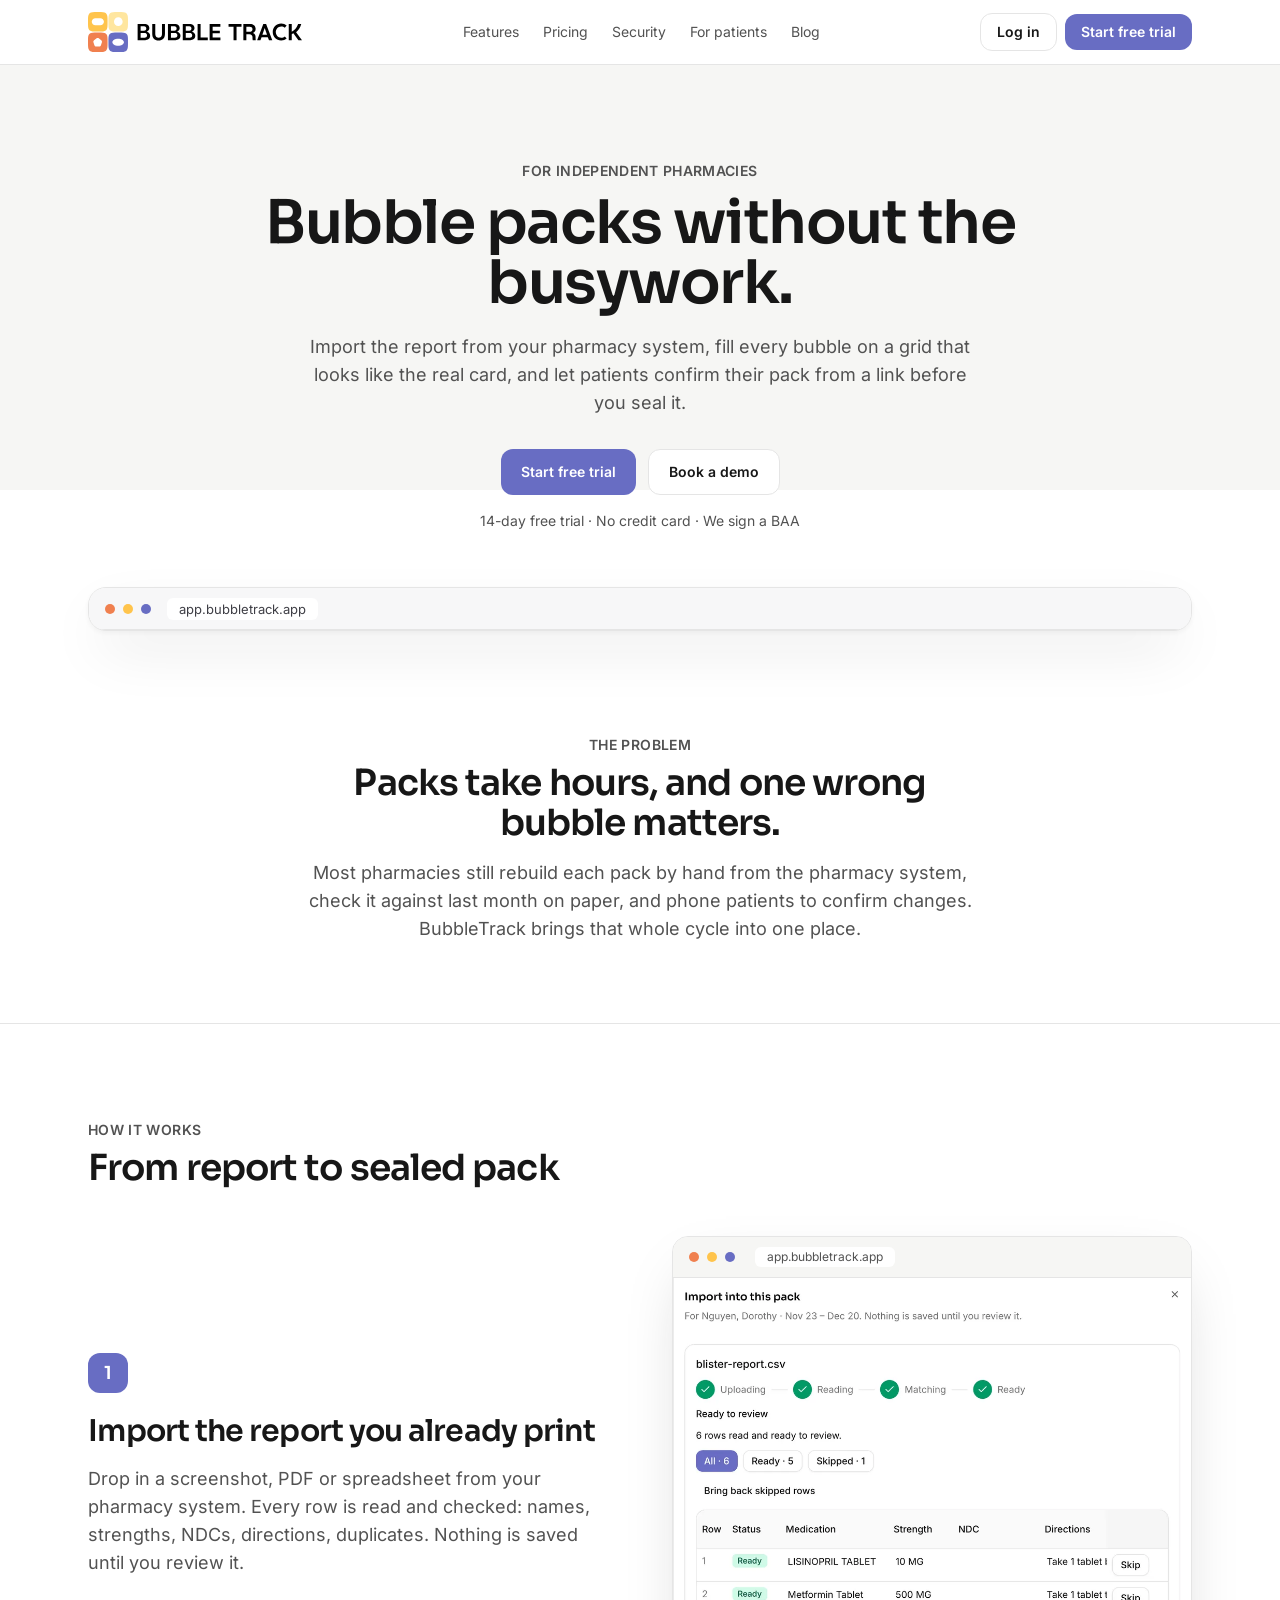
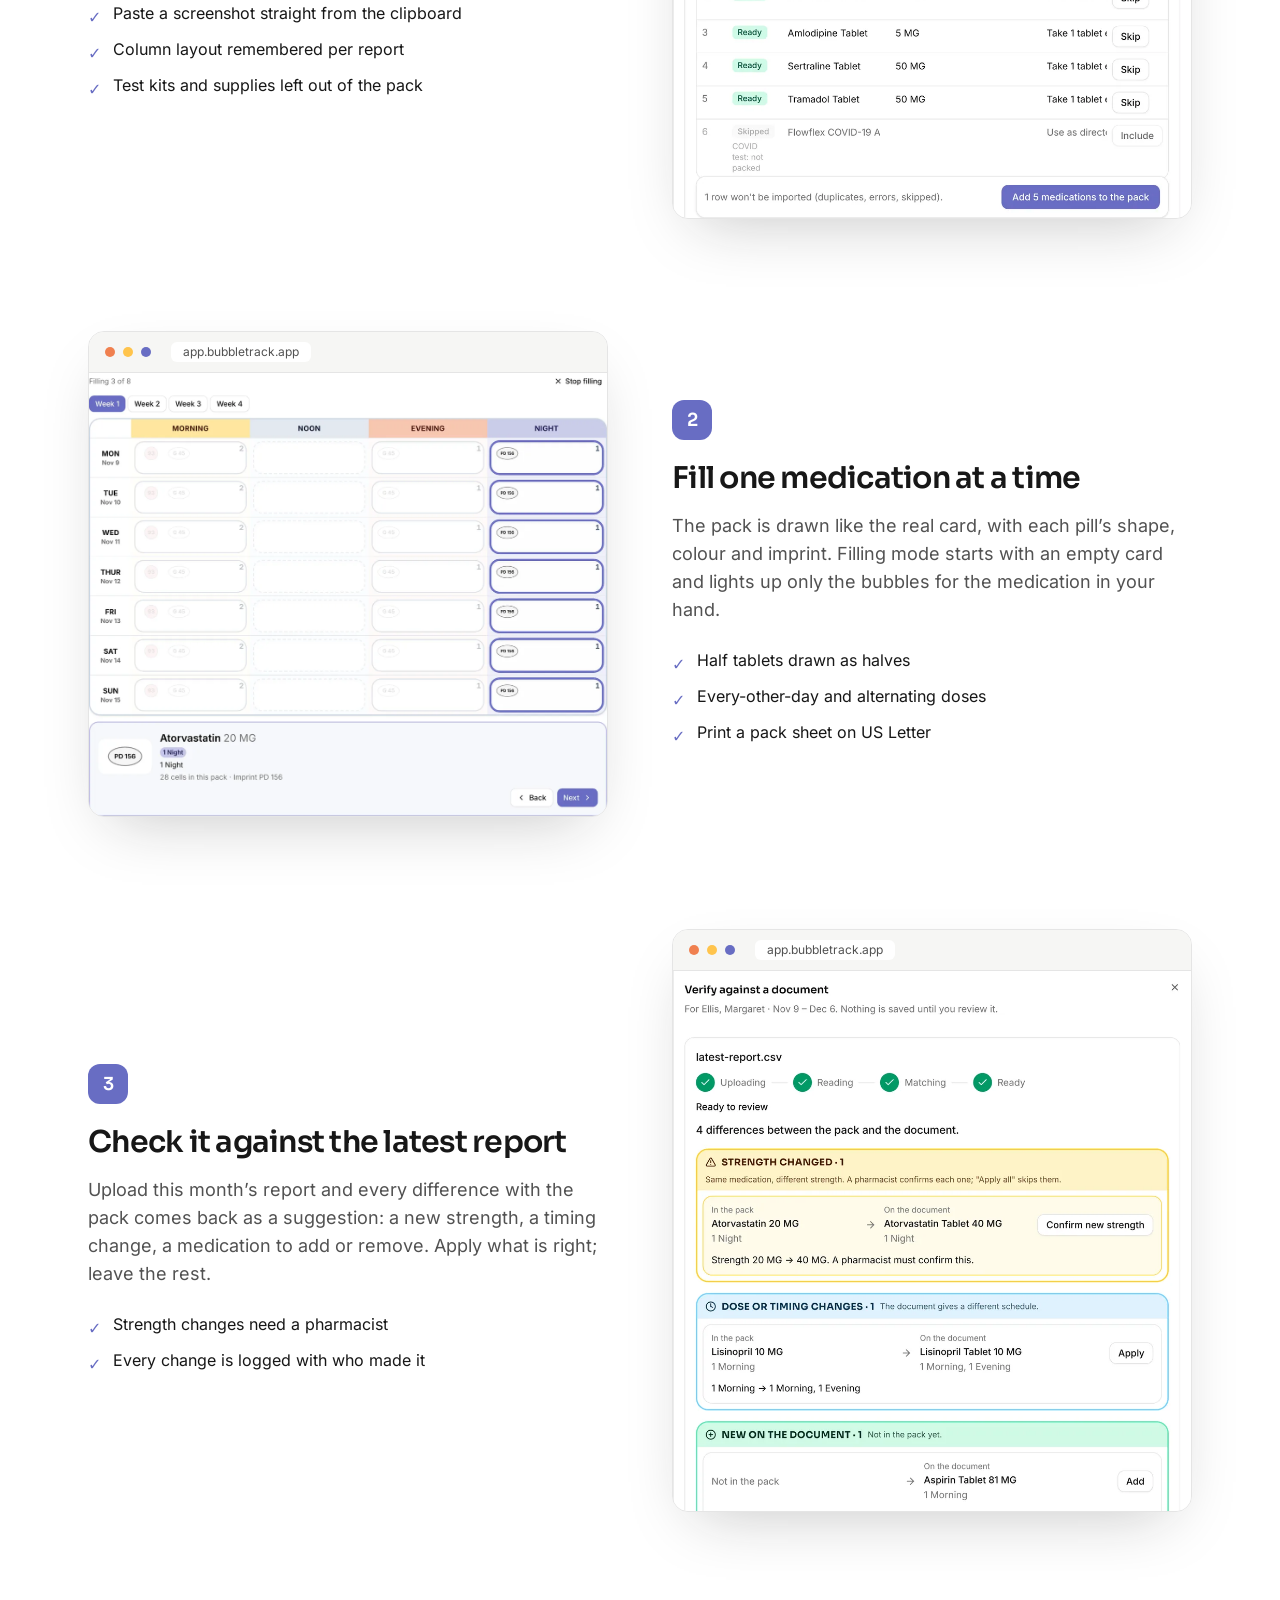
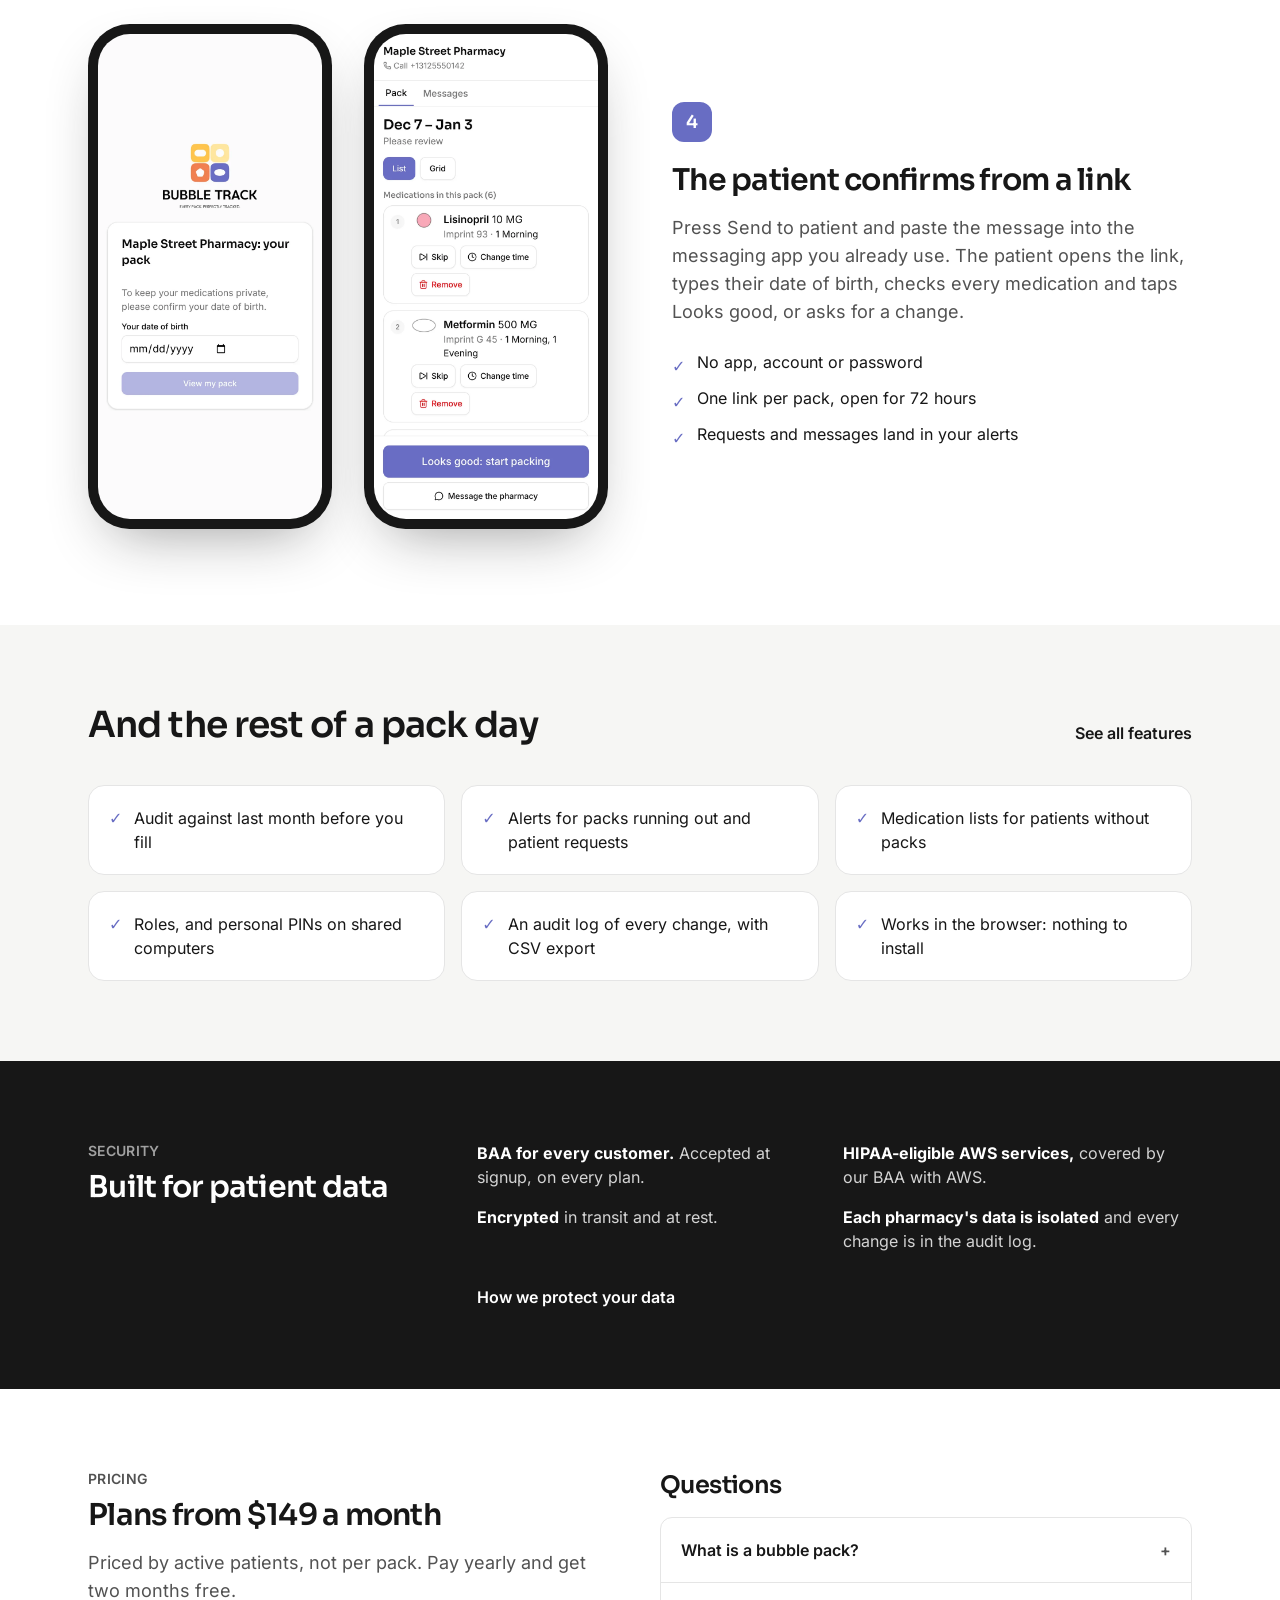
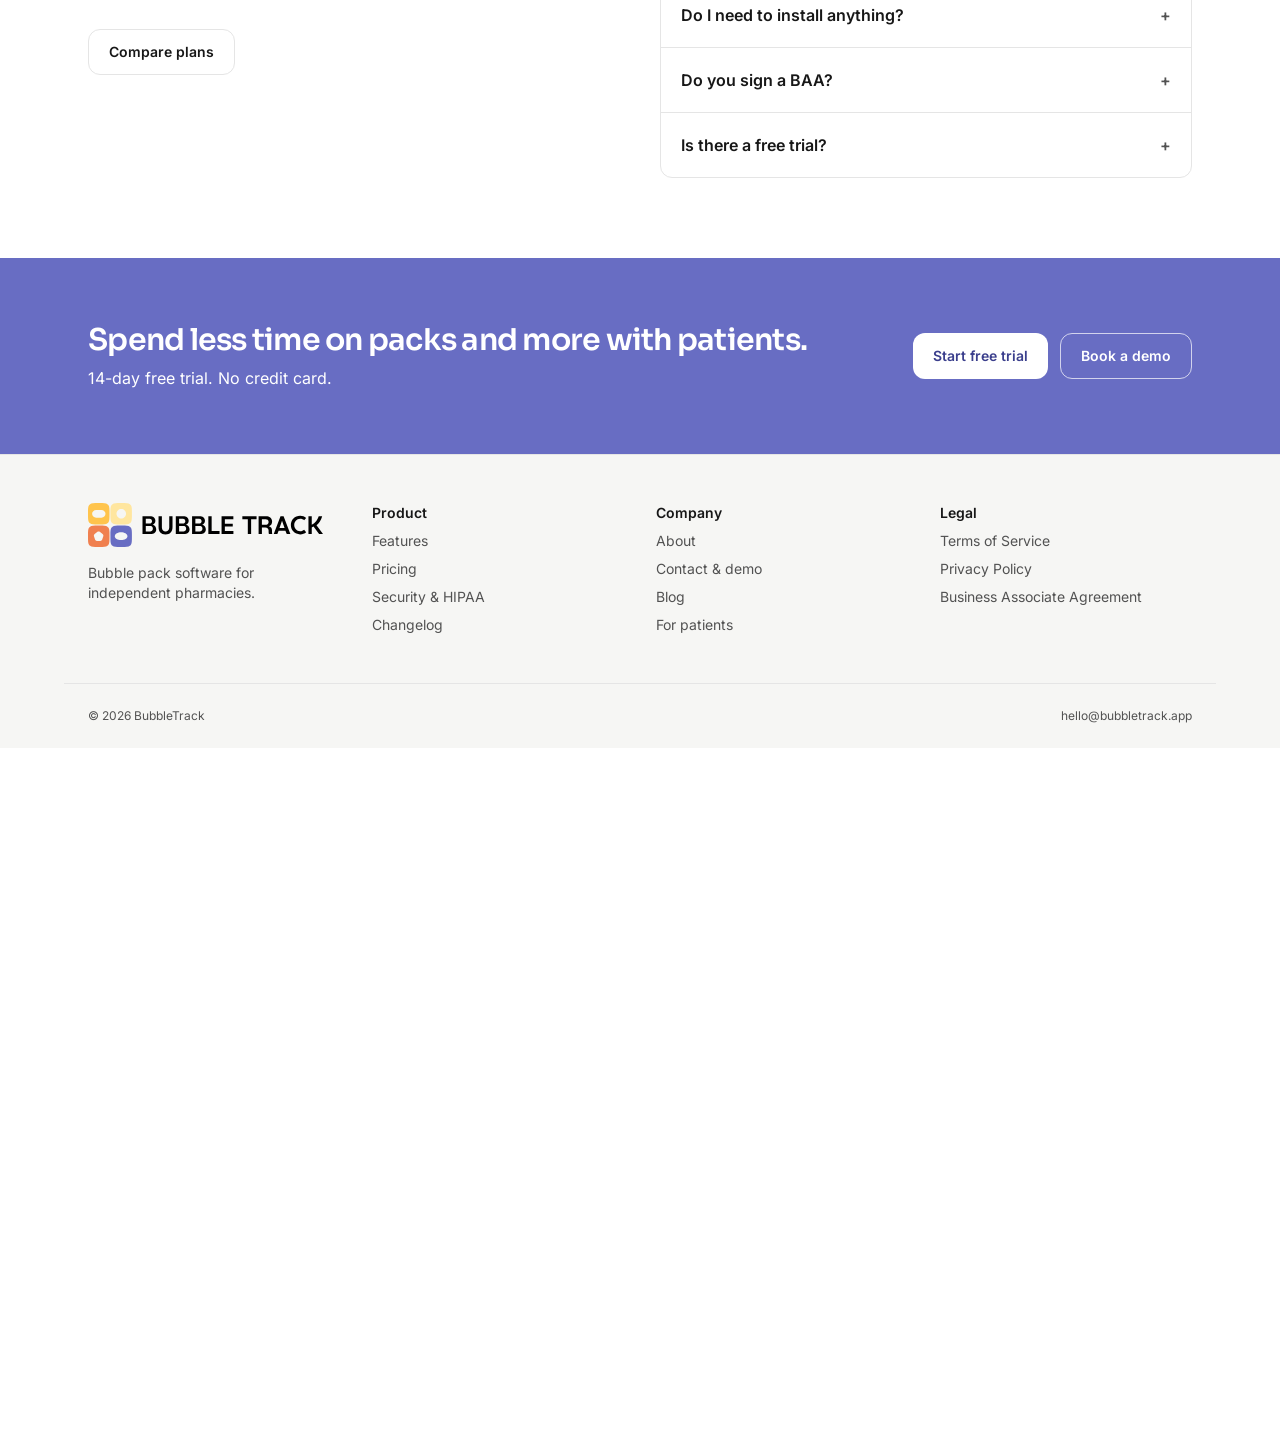
<file: index.html>
<!DOCTYPE html><html lang="en"> <head><meta name="robots" content="noindex"><meta charset="utf-8"><meta name="viewport" content="width=device-width, initial-scale=1"><title>BubbleTrack: bubble pack software for pharmacies</title><meta name="description" content="Bubble pack software for independent pharmacies. Import the report from your pharmacy system, fill on a real blister grid, and let patients confirm their pack from a link."><link rel="canonical" href="https://bubbletrack.app/"><link rel="icon" href="/favicon.png" type="image/png"><link rel="apple-touch-icon" href="/favicon.png"><link rel="sitemap" href="/sitemap-index.xml"><meta property="og:type" content="website"><meta property="og:site_name" content="BubbleTrack"><meta property="og:title" content="BubbleTrack: bubble pack software for pharmacies"><meta property="og:description" content="Bubble pack software for independent pharmacies. Import the report from your pharmacy system, fill on a real blister grid, and let patients confirm their pack from a link."><meta property="og:url" content="https://bubbletrack.app/"><meta property="og:image" content="https://bubbletrack.app/og.jpg"><meta property="og:image:width" content="1200"><meta property="og:image:height" content="630"><meta property="og:image:alt" content="BubbleTrack: a patient's bubble pack on the blister grid"><meta name="twitter:card" content="summary_large_image"><meta name="twitter:image" content="https://bubbletrack.app/og.jpg"><meta name="theme-color" content="#686dc3"><script type="application/ld+json">{"@context":"https://schema.org","@type":"Organization","name":"BubbleTrack","url":"https://bubbletrack.app","email":"hello@bubbletrack.app"}</script><script type="application/ld+json">{"@context":"https://schema.org","@type":"SoftwareApplication","name":"BubbleTrack","applicationCategory":"BusinessApplication","operatingSystem":"Web","url":"https://bubbletrack.app","offers":[{"@type":"Offer","name":"Starter","price":"149.00","priceCurrency":"USD"},{"@type":"Offer","name":"Pro","price":"299.00","priceCurrency":"USD"},{"@type":"Offer","name":"Business","price":"599.00","priceCurrency":"USD"}]}</script><script type="application/ld+json">{"@context":"https://schema.org","@type":"FAQPage","mainEntity":[{"@type":"Question","name":"What is a bubble pack?","acceptedAnswer":{"@type":"Answer","text":"A card of sealed bubbles, one per day and time of day, holding the doses a patient takes then. Pharmacies fill them every week or month to help patients take the right medication at the right time."}},{"@type":"Question","name":"Do I need to install anything?","acceptedAnswer":{"@type":"Answer","text":"No. BubbleTrack runs in the browser on any computer or tablet, and patients open their pack link on any phone."}},{"@type":"Question","name":"Do you sign a BAA?","acceptedAnswer":{"@type":"Answer","text":"Yes. Every pharmacy accepts our Business Associate Agreement when it signs up, on every plan."}},{"@type":"Question","name":"Is there a free trial?","acceptedAnswer":{"@type":"Answer","text":"Yes, 14 days on Pro features, with no credit card. Choose a plan at any time."}}]}</script><link rel="stylesheet" href="/_astro/about.BS0QXqrW.css"></head> <body class="flex min-h-svh flex-col"> <a href="#main" class="sr-only focus:not-sr-only focus:absolute focus:top-2 focus:left-2 focus:rounded focus:bg-white focus:p-2">
Skip to content
</a> <header class="sticky top-0 z-10 border-b border-line bg-white/90 backdrop-blur"> <div class="container-page flex h-16 items-center justify-between gap-4"> <!-- The full horizontal logo: mark and wordmark (founder files, D-131; was on hold in D-95). --><a href="/" class="flex shrink-0 items-center no-underline"> <img src="/brand/logo.svg" alt="BubbleTrack" width="1311" height="245" class="w-auto h-8 lg:h-10"> </a> <nav aria-label="Main" class="hidden items-center gap-6 text-sm md:flex"> <a href="/features" class="no-underline hover:text-ink text-muted"> Features </a><a href="/pricing" class="no-underline hover:text-ink text-muted"> Pricing </a><a href="/security" class="no-underline hover:text-ink text-muted"> Security </a><a href="/patients" class="no-underline hover:text-ink text-muted"> For patients </a><a href="/blog" class="no-underline hover:text-ink text-muted"> Blog </a> </nav> <div class="hidden items-center gap-2 md:flex"> <a href="https://app.bubbletrack.app/login" class="btn-secondary px-4 py-2 no-underline">Log in</a> <a href="https://app.bubbletrack.app/signup" data-signup class="btn-primary px-4 py-2 no-underline">Start free trial</a> </div> <details class="relative md:hidden"> <summary class="btn-secondary list-none px-3 py-2" aria-label="Menu">Menu</summary> <div class="absolute right-0 mt-2 grid w-56 gap-1 rounded-xl border border-line bg-white p-2 shadow-lg"> <a href="/features" class="rounded-lg px-3 py-2 text-sm no-underline hover:bg-soft">Features</a><a href="/pricing" class="rounded-lg px-3 py-2 text-sm no-underline hover:bg-soft">Pricing</a><a href="/security" class="rounded-lg px-3 py-2 text-sm no-underline hover:bg-soft">Security</a><a href="/patients" class="rounded-lg px-3 py-2 text-sm no-underline hover:bg-soft">For patients</a><a href="/blog" class="rounded-lg px-3 py-2 text-sm no-underline hover:bg-soft">Blog</a> <a href="https://app.bubbletrack.app/login" class="rounded-lg px-3 py-2 text-sm no-underline hover:bg-soft">Log in</a> <a href="https://app.bubbletrack.app/signup" data-signup class="btn-primary mt-1 no-underline">Start free trial</a> </div> </details> </div> </header> <main id="main" class="flex-1">  <section class="bg-[linear-gradient(to_bottom,var(--color-soft)_72%,#fff_72%)]"> <div class="container-page pt-16 pb-6 text-center lg:pt-24"> <div class="enter"> <p class="eyebrow">For independent pharmacies</p> <h1 class="mx-auto mt-3 max-w-3xl text-4xl font-semibold sm:text-6xl">Bubble packs without the busywork.</h1> <p class="mx-auto mt-5 max-w-2xl text-lg text-muted">
Import the report from your pharmacy system, fill every bubble on a grid that looks like the real card, and
          let patients confirm their pack from a link before you seal it.
</p> <div class="mt-8 flex flex-wrap justify-center gap-3"> <a href="https://app.bubbletrack.app/signup" data-signup class="btn-primary no-underline">Start free trial</a> <a href="/contact" class="btn-secondary no-underline">Book a demo</a> </div> <p class="mt-4 text-sm text-muted">14-day free trial · No credit card · We sign a BAA</p> </div> <!-- D-144: the pack page, animated (reveals, then its four checks tick to done). --> <div class="enter enter-late mx-auto mt-14 w-full max-w-[1104px] text-left"> <style>astro-island,astro-slot,astro-static-slot{display:contents}</style><script>(()=>{var a=(s,i,o)=>{let r=async()=>{await(await s())()},t=typeof i.value=="object"?i.value:void 0,c={rootMargin:t==null?void 0:t.rootMargin},n=new IntersectionObserver(e=>{for(let l of e)if(l.isIntersecting){n.disconnect(),r();break}},c);for(let e of o.children)n.observe(e)};(self.Astro||(self.Astro={})).visible=a;window.dispatchEvent(new Event("astro:visible"));})();</script><script>(()=>{var A=Object.defineProperty;var g=(i,o,a)=>o in i?A(i,o,{enumerable:!0,configurable:!0,writable:!0,value:a}):i[o]=a;var d=(i,o,a)=>g(i,typeof o!="symbol"?o+"":o,a);{let i={0:t=>m(t),1:t=>a(t),2:t=>new RegExp(t),3:t=>new Date(t),4:t=>new Map(a(t)),5:t=>new Set(a(t)),6:t=>BigInt(t),7:t=>new URL(t),8:t=>new Uint8Array(t),9:t=>new Uint16Array(t),10:t=>new Uint32Array(t),11:t=>1/0*t},o=t=>{let[l,e]=t;return l in i?i[l](e):void 0},a=t=>t.map(o),m=t=>typeof t!="object"||t===null?t:Object.fromEntries(Object.entries(t).map(([l,e])=>[l,o(e)]));class y extends HTMLElement{constructor(){super(...arguments);d(this,"Component");d(this,"hydrator");d(this,"hydrate",async()=>{var b;if(!this.hydrator||!this.isConnected)return;let e=(b=this.parentElement)==null?void 0:b.closest("astro-island[ssr]");if(e){e.addEventListener("astro:hydrate",this.hydrate,{once:!0});return}let c=this.querySelectorAll("astro-slot"),n={},h=this.querySelectorAll("template[data-astro-template]");for(let r of h){let s=r.closest(this.tagName);s!=null&&s.isSameNode(this)&&(n[r.getAttribute("data-astro-template")||"default"]=r.innerHTML,r.remove())}for(let r of c){let s=r.closest(this.tagName);s!=null&&s.isSameNode(this)&&(n[r.getAttribute("name")||"default"]=r.innerHTML)}let p;try{p=this.hasAttribute("props")?m(JSON.parse(this.getAttribute("props"))):{}}catch(r){let s=this.getAttribute("component-url")||"<unknown>",v=this.getAttribute("component-export");throw v&&(s+=` (export ${v})`),console.error(`[hydrate] Error parsing props for component ${s}`,this.getAttribute("props"),r),r}let u;await this.hydrator(this)(this.Component,p,n,{client:this.getAttribute("client")}),this.removeAttribute("ssr"),this.dispatchEvent(new CustomEvent("astro:hydrate"))});d(this,"unmount",()=>{this.isConnected||this.dispatchEvent(new CustomEvent("astro:unmount"))})}disconnectedCallback(){document.removeEventListener("astro:after-swap",this.unmount),document.addEventListener("astro:after-swap",this.unmount,{once:!0})}connectedCallback(){if(!this.hasAttribute("await-children")||document.readyState==="interactive"||document.readyState==="complete")this.childrenConnectedCallback();else{let e=()=>{document.removeEventListener("DOMContentLoaded",e),c.disconnect(),this.childrenConnectedCallback()},c=new MutationObserver(()=>{var n;((n=this.lastChild)==null?void 0:n.nodeType)===Node.COMMENT_NODE&&this.lastChild.nodeValue==="astro:end"&&(this.lastChild.remove(),e())});c.observe(this,{childList:!0}),document.addEventListener("DOMContentLoaded",e)}}async childrenConnectedCallback(){let e=this.getAttribute("before-hydration-url");e&&await import(e),this.start()}async start(){let e=JSON.parse(this.getAttribute("opts")),c=this.getAttribute("client");if(Astro[c]===void 0){window.addEventListener(`astro:${c}`,()=>this.start(),{once:!0});return}try{await Astro[c](async()=>{let n=this.getAttribute("renderer-url"),[h,{default:p}]=await Promise.all([import(this.getAttribute("component-url")),n?import(n):()=>()=>{}]),u=this.getAttribute("component-export")||"default";if(!u.includes("."))this.Component=h[u];else{this.Component=h;for(let f of u.split("."))this.Component=this.Component[f]}return this.hydrator=p,this.hydrate},e,this)}catch(n){console.error(`[astro-island] Error hydrating ${this.getAttribute("component-url")}`,n)}}attributeChangedCallback(){this.hydrate()}}d(y,"observedAttributes",["props"]),customElements.get("astro-island")||customElements.define("astro-island",y)}})();</script><astro-island uid="2oxACD" prefix="r1" component-url="/_astro/website-hero.C9ePRoit.js" component-export="default" renderer-url="/_astro/client.C5RI7xnT.js" props="{}" ssr client="visible" opts="{&quot;name&quot;:&quot;WebsiteHero&quot;,&quot;value&quot;:true}" await-children><figure class="bt-app-preview m-0 w-full overflow-hidden rounded-[18px] border border-border bg-card font-sans shadow-[0_24px_60px_-12px_rgba(16,17,24,0.14),0_2px_6px_rgba(16,17,24,0.05)]" role="img" aria-label="BubbleTrack app: a bubble pack with its medications by time of day and its four checks completing"><div class="flex h-[42px] items-center gap-4 border-b border-border bg-[#f7f7f8] px-4"><div class="flex items-center gap-2"><span class="size-[10px] rounded-full" style="background:#F0804F"></span><span class="size-[10px] rounded-full" style="background:#FFC44C"></span><span class="size-[10px] rounded-full" style="background:#686DC3"></span></div><div class="rounded-[6px] bg-card px-3 py-[3px] text-[13px] leading-4 text-[#3f3f46]">app.bubbletrack.app</div></div><div class="relative w-full overflow-hidden bg-page" style="height:0"></div></figure><!--astro:end--></astro-island> </div> <noscript> <style>
          [data-reveal] .rv,
          [data-reveal] .ck-done {
            opacity: 1 !important;
          }
        </style> </noscript> </div> </section> <section class="container-page py-16 lg:py-20"> <div class="mx-auto max-w-2xl text-center"> <p class="eyebrow">The problem</p> <h2 class="mt-2 text-3xl font-semibold sm:text-4xl">Packs take hours, and one wrong bubble matters.</h2> <p class="mt-4 text-lg text-muted">
Most pharmacies still rebuild each pack by hand from the pharmacy system, check it against last month on
        paper, and phone patients to confirm changes. BubbleTrack brings that whole cycle into one place.
</p> </div> </section> <section class="border-t border-line" aria-labelledby="how"> <div class="container-page py-16 lg:py-24"> <p class="eyebrow">How it works</p> <h2 id="how" class="mt-2 text-3xl font-semibold sm:text-4xl">From report to sealed pack</h2> <ol class="mt-12 grid gap-20 lg:gap-28"> <li class="grid items-center gap-10 lg:grid-cols-2 lg:gap-16"> <div> <span class="flex size-10 items-center justify-center rounded-xl bg-brand font-heading text-lg font-semibold text-white"> 1 </span> <h3 class="mt-5 text-2xl font-semibold sm:text-3xl">Import the report you already print</h3> <p class="mt-4 text-lg text-muted">Drop in a screenshot, PDF or spreadsheet from your pharmacy system. Every row is read and checked: names, strengths, NDCs, directions, duplicates. Nothing is saved until you review it.</p> <ul class="mt-6 grid gap-2"> <li class="flex gap-3"> <span aria-hidden="true" class="mt-1 text-brand">✓</span> Paste a screenshot straight from the clipboard </li><li class="flex gap-3"> <span aria-hidden="true" class="mt-1 text-brand">✓</span> Column layout remembered per report </li><li class="flex gap-3"> <span aria-hidden="true" class="mt-1 text-brand">✓</span> Test kits and supplies left out of the pack </li> </ul> </div> <!-- A real screenshot of the app (synthetic data) in a browser frame. --><figure class="overflow-hidden rounded-2xl border border-line bg-white shadow-[0_24px_60px_-24px_rgb(23_23_23/0.25)]"> <div class="flex items-center gap-2 border-b border-line bg-soft px-4 py-2.5" aria-hidden="true"> <span class="size-2.5 rounded-full bg-coral"></span> <span class="size-2.5 rounded-full bg-amber"></span> <span class="size-2.5 rounded-full bg-brand"></span> <span class="ml-3 truncate rounded-md bg-white px-3 py-0.5 text-xs text-muted">app.bubbletrack.app</span> </div> <img src="/screens/import-review.webp" alt="Import review: six rows from a blister report, five ready and a COVID test skipped" width="1000" height="1042" class="block h-auto w-full" loading="lazy" fetchpriority="auto" decoding="async"> </figure> </li><li class="grid items-center gap-10 lg:grid-cols-2 lg:gap-16"> <div class="lg:order-2"> <span class="flex size-10 items-center justify-center rounded-xl bg-brand font-heading text-lg font-semibold text-white"> 2 </span> <h3 class="mt-5 text-2xl font-semibold sm:text-3xl">Fill one medication at a time</h3> <p class="mt-4 text-lg text-muted">The pack is drawn like the real card, with each pill’s shape, colour and imprint. Filling mode starts with an empty card and lights up only the bubbles for the medication in your hand.</p> <ul class="mt-6 grid gap-2"> <li class="flex gap-3"> <span aria-hidden="true" class="mt-1 text-brand">✓</span> Half tablets drawn as halves </li><li class="flex gap-3"> <span aria-hidden="true" class="mt-1 text-brand">✓</span> Every-other-day and alternating doses </li><li class="flex gap-3"> <span aria-hidden="true" class="mt-1 text-brand">✓</span> Print a pack sheet on US Letter </li> </ul> </div> <!-- A real screenshot of the app (synthetic data) in a browser frame. --><figure class="overflow-hidden rounded-2xl border border-line bg-white shadow-[0_24px_60px_-24px_rgb(23_23_23/0.25)]"> <div class="flex items-center gap-2 border-b border-line bg-soft px-4 py-2.5" aria-hidden="true"> <span class="size-2.5 rounded-full bg-coral"></span> <span class="size-2.5 rounded-full bg-amber"></span> <span class="size-2.5 rounded-full bg-brand"></span> <span class="ml-3 truncate rounded-md bg-white px-3 py-0.5 text-xs text-muted">app.bubbletrack.app</span> </div> <img src="/screens/filling.webp" alt="Filling mode: the night bubbles for Atorvastatin 20 MG highlighted, the rest dimmed" width="1200" height="1027" class="block h-auto w-full" loading="lazy" fetchpriority="auto" decoding="async"> </figure> </li><li class="grid items-center gap-10 lg:grid-cols-2 lg:gap-16"> <div> <span class="flex size-10 items-center justify-center rounded-xl bg-brand font-heading text-lg font-semibold text-white"> 3 </span> <h3 class="mt-5 text-2xl font-semibold sm:text-3xl">Check it against the latest report</h3> <p class="mt-4 text-lg text-muted">Upload this month’s report and every difference with the pack comes back as a suggestion: a new strength, a timing change, a medication to add or remove. Apply what is right; leave the rest.</p> <ul class="mt-6 grid gap-2"> <li class="flex gap-3"> <span aria-hidden="true" class="mt-1 text-brand">✓</span> Strength changes need a pharmacist </li><li class="flex gap-3"> <span aria-hidden="true" class="mt-1 text-brand">✓</span> Every change is logged with who made it </li> </ul> </div> <!-- A real screenshot of the app (synthetic data) in a browser frame. --><figure class="overflow-hidden rounded-2xl border border-line bg-white shadow-[0_24px_60px_-24px_rgb(23_23_23/0.25)]"> <div class="flex items-center gap-2 border-b border-line bg-soft px-4 py-2.5" aria-hidden="true"> <span class="size-2.5 rounded-full bg-coral"></span> <span class="size-2.5 rounded-full bg-amber"></span> <span class="size-2.5 rounded-full bg-brand"></span> <span class="ml-3 truncate rounded-md bg-white px-3 py-0.5 text-xs text-muted">app.bubbletrack.app</span> </div> <img src="/screens/verify.webp" alt="Verify against a document: a strength change, a timing change and a new medication found" width="1000" height="1042" class="block h-auto w-full" loading="lazy" fetchpriority="auto" decoding="async"> </figure> </li> <li class="grid items-center gap-10 lg:grid-cols-2 lg:gap-16"> <div class="lg:order-2"> <span class="flex size-10 items-center justify-center rounded-xl bg-brand font-heading text-lg font-semibold text-white">
4
</span> <h3 class="mt-5 text-2xl font-semibold sm:text-3xl">The patient confirms from a link</h3> <p class="mt-4 text-lg text-muted">
Press Send to patient and paste the message into the messaging app you already use. The patient opens
              the link, types their date of birth, checks every medication and taps Looks good, or asks for a change.
</p> <ul class="mt-6 grid gap-2"> <li class="flex gap-3"><span aria-hidden="true" class="mt-1 text-brand">✓</span>No app, account or password</li> <li class="flex gap-3"><span aria-hidden="true" class="mt-1 text-brand">✓</span>One link per pack, open for 72 hours</li> <li class="flex gap-3"><span aria-hidden="true" class="mt-1 text-brand">✓</span>Requests and messages land in your alerts</li> </ul> </div> <div class="grid grid-cols-2 gap-4 sm:gap-8"> <!-- A real screenshot of the patient's pack link (synthetic data) in a phone frame. --><figure class="mx-auto w-full max-w-[17rem] rounded-[2.6rem] bg-ink p-2.5 shadow-[0_24px_60px_-24px_rgb(23_23_23/0.45)]"> <img src="/screens/patient-dob.webp" alt="The pack link on a phone, asking for the patient's date of birth" width="780" height="1688" class="block h-auto w-full rounded-[2rem] bg-white" loading="lazy" decoding="async"> </figure> <!-- A real screenshot of the patient's pack link (synthetic data) in a phone frame. --><figure class="mx-auto w-full max-w-[17rem] rounded-[2.6rem] bg-ink p-2.5 shadow-[0_24px_60px_-24px_rgb(23_23_23/0.45)]"> <img src="/screens/patient-pack.webp" alt="The patient's pack on a phone: each medication with Skip, Change time and Remove, and a Looks good button" width="780" height="1688" class="block h-auto w-full rounded-[2rem] bg-white" loading="lazy" decoding="async"> </figure> </div> </li> </ol> </div> </section> <section class="bg-soft" aria-labelledby="more"> <div class="container-page py-16 lg:py-20"> <div class="flex flex-wrap items-end justify-between gap-4"> <h2 id="more" class="text-3xl font-semibold sm:text-4xl">And the rest of a pack day</h2> <a href="/features" class="font-semibold">See all features</a> </div> <ul class="mt-10 grid gap-4 sm:grid-cols-2 lg:grid-cols-3"> <li class="flex gap-3 rounded-2xl border border-line bg-white p-5"> <span aria-hidden="true" class="text-brand">✓</span> Audit against last month before you fill </li><li class="flex gap-3 rounded-2xl border border-line bg-white p-5"> <span aria-hidden="true" class="text-brand">✓</span> Alerts for packs running out and patient requests </li><li class="flex gap-3 rounded-2xl border border-line bg-white p-5"> <span aria-hidden="true" class="text-brand">✓</span> Medication lists for patients without packs </li><li class="flex gap-3 rounded-2xl border border-line bg-white p-5"> <span aria-hidden="true" class="text-brand">✓</span> Roles, and personal PINs on shared computers </li><li class="flex gap-3 rounded-2xl border border-line bg-white p-5"> <span aria-hidden="true" class="text-brand">✓</span> An audit log of every change, with CSV export </li><li class="flex gap-3 rounded-2xl border border-line bg-white p-5"> <span aria-hidden="true" class="text-brand">✓</span> Works in the browser: nothing to install </li> </ul> </div> </section> <section class="bg-ink text-white"> <div class="container-page grid gap-8 py-16 md:grid-cols-[1fr_2fr] lg:py-20"> <div> <p class="text-sm font-semibold tracking-wide text-neutral-400 uppercase">Security</p> <h2 class="mt-2 text-3xl font-semibold text-white">Built for patient data</h2> </div> <ul class="grid gap-4 text-neutral-300 sm:grid-cols-2"> <li><strong class="text-white">BAA for every customer.</strong> Accepted at signup, on every plan.</li> <li><strong class="text-white">HIPAA-eligible AWS services,</strong> covered by our BAA with AWS.</li> <li><strong class="text-white">Encrypted</strong> in transit and at rest.</li> <li><strong class="text-white">Each pharmacy's data is isolated</strong> and every change is in the audit log.</li> </ul> <a href="/security" class="font-semibold text-white md:col-start-2">How we protect your data</a> </div> </section> <section class="container-page py-16 lg:py-20"> <div class="grid gap-10 lg:grid-cols-2"> <div> <p class="eyebrow">Pricing</p> <h2 class="mt-2 text-3xl font-semibold">Plans from $149 a month</h2> <p class="mt-4 text-lg text-muted">
Priced by active patients, not per pack. Pay yearly and get two months free.
</p> <a href="/pricing" class="btn-secondary mt-6 no-underline">Compare plans</a> </div> <div> <h2 class="mb-4 text-2xl font-semibold">Questions</h2> <div class="divide-y divide-line rounded-xl border border-line"> <details class="group p-5"> <summary class="flex cursor-pointer list-none items-center justify-between gap-4 font-semibold"> What is a bubble pack? <span class="text-muted transition-transform group-open:rotate-45" aria-hidden="true">
+
</span> </summary> <p class="mt-3 text-muted">A card of sealed bubbles, one per day and time of day, holding the doses a patient takes then. Pharmacies fill them every week or month to help patients take the right medication at the right time.</p> </details><details class="group p-5"> <summary class="flex cursor-pointer list-none items-center justify-between gap-4 font-semibold"> Do I need to install anything? <span class="text-muted transition-transform group-open:rotate-45" aria-hidden="true">
+
</span> </summary> <p class="mt-3 text-muted">No. BubbleTrack runs in the browser on any computer or tablet, and patients open their pack link on any phone.</p> </details><details class="group p-5"> <summary class="flex cursor-pointer list-none items-center justify-between gap-4 font-semibold"> Do you sign a BAA? <span class="text-muted transition-transform group-open:rotate-45" aria-hidden="true">
+
</span> </summary> <p class="mt-3 text-muted">Yes. Every pharmacy accepts our Business Associate Agreement when it signs up, on every plan.</p> </details><details class="group p-5"> <summary class="flex cursor-pointer list-none items-center justify-between gap-4 font-semibold"> Is there a free trial? <span class="text-muted transition-transform group-open:rotate-45" aria-hidden="true">
+
</span> </summary> <p class="mt-3 text-muted">Yes, 14 days on Pro features, with no credit card. Choose a plan at any time.</p> </details> </div> </div> </div> </section> <section class="bg-brand py-16 text-white"> <div class="container-page flex flex-col items-start justify-between gap-6 md:flex-row md:items-center"> <div> <h2 class="text-2xl font-semibold text-white sm:text-3xl">Spend less time on packs and more with patients.</h2> <p class="mt-2 text-white">14-day free trial. No credit card.</p> </div> <div class="flex flex-wrap gap-3"> <a href="https://app.bubbletrack.app/signup" data-signup class="btn bg-white text-brand-ink no-underline hover:bg-brand-tint">
Start free trial
</a> <a href="/contact" class="btn border border-white/70 text-white no-underline hover:bg-brand-dark">
Book a demo
</a> </div> </div> </section>  </main> <footer class="border-t border-line bg-soft"> <div class="container-page grid gap-8 py-12 text-sm sm:grid-cols-2 lg:grid-cols-4"> <div class="grid content-start gap-4"> <!-- The full horizontal logo: mark and wordmark (founder files, D-131; was on hold in D-95). --><a href="/" class="flex shrink-0 items-center no-underline"> <img src="/brand/logo.svg" alt="BubbleTrack" width="1311" height="245" class="w-auto h-11"> </a> <p class="text-muted">Bubble pack software for independent pharmacies.</p> </div> <nav aria-label="Product" class="grid content-start gap-2"> <p class="font-semibold">Product</p> <a href="/features" class="text-muted no-underline hover:text-ink">Features</a> <a href="/pricing" class="text-muted no-underline hover:text-ink">Pricing</a> <a href="/security" class="text-muted no-underline hover:text-ink">Security &amp; HIPAA</a> <a href="/changelog" class="text-muted no-underline hover:text-ink">Changelog</a> </nav> <nav aria-label="Company" class="grid content-start gap-2"> <p class="font-semibold">Company</p> <a href="/about" class="text-muted no-underline hover:text-ink">About</a> <a href="/contact" class="text-muted no-underline hover:text-ink">Contact &amp; demo</a> <a href="/blog" class="text-muted no-underline hover:text-ink">Blog</a> <a href="/patients" class="text-muted no-underline hover:text-ink">For patients</a> </nav> <nav aria-label="Legal" class="grid content-start gap-2"> <p class="font-semibold">Legal</p> <a href="/legal/terms" class="text-muted no-underline hover:text-ink">Terms of Service</a> <a href="/legal/privacy" class="text-muted no-underline hover:text-ink">Privacy Policy</a> <a href="/legal/baa" class="text-muted no-underline hover:text-ink">Business Associate Agreement</a> </nav> </div> <div class="container-page flex flex-wrap justify-between gap-2 border-t border-line py-6 text-xs text-muted"> <p>© 2026 BubbleTrack</p> <p> <a href="mailto:hello@bubbletrack.app" class="no-underline hover:text-ink">hello@bubbletrack.app</a> </p> </div> </footer> <script type="module">const r=new URLSearchParams(location.search),n=[...r.entries()].filter(([e])=>e.startsWith("utm_"));try{if(!sessionStorage.getItem("bt-utm")){const e=t=>"utm"+t[4].toUpperCase()+t.slice(5),s={landingPage:location.pathname.slice(0,300)};for(const[t,a]of n)["utm_source","utm_medium","utm_campaign"].includes(t)&&(s[e(t)]=a.slice(0,100));sessionStorage.setItem("bt-utm",JSON.stringify(s))}}catch{}n.length&&document.querySelectorAll("a[data-signup]").forEach(e=>{const s=new URL(e.href);n.forEach(([t,a])=>s.searchParams.set(t,a)),e.href=s.toString()});</script> </body> </html>
</file>
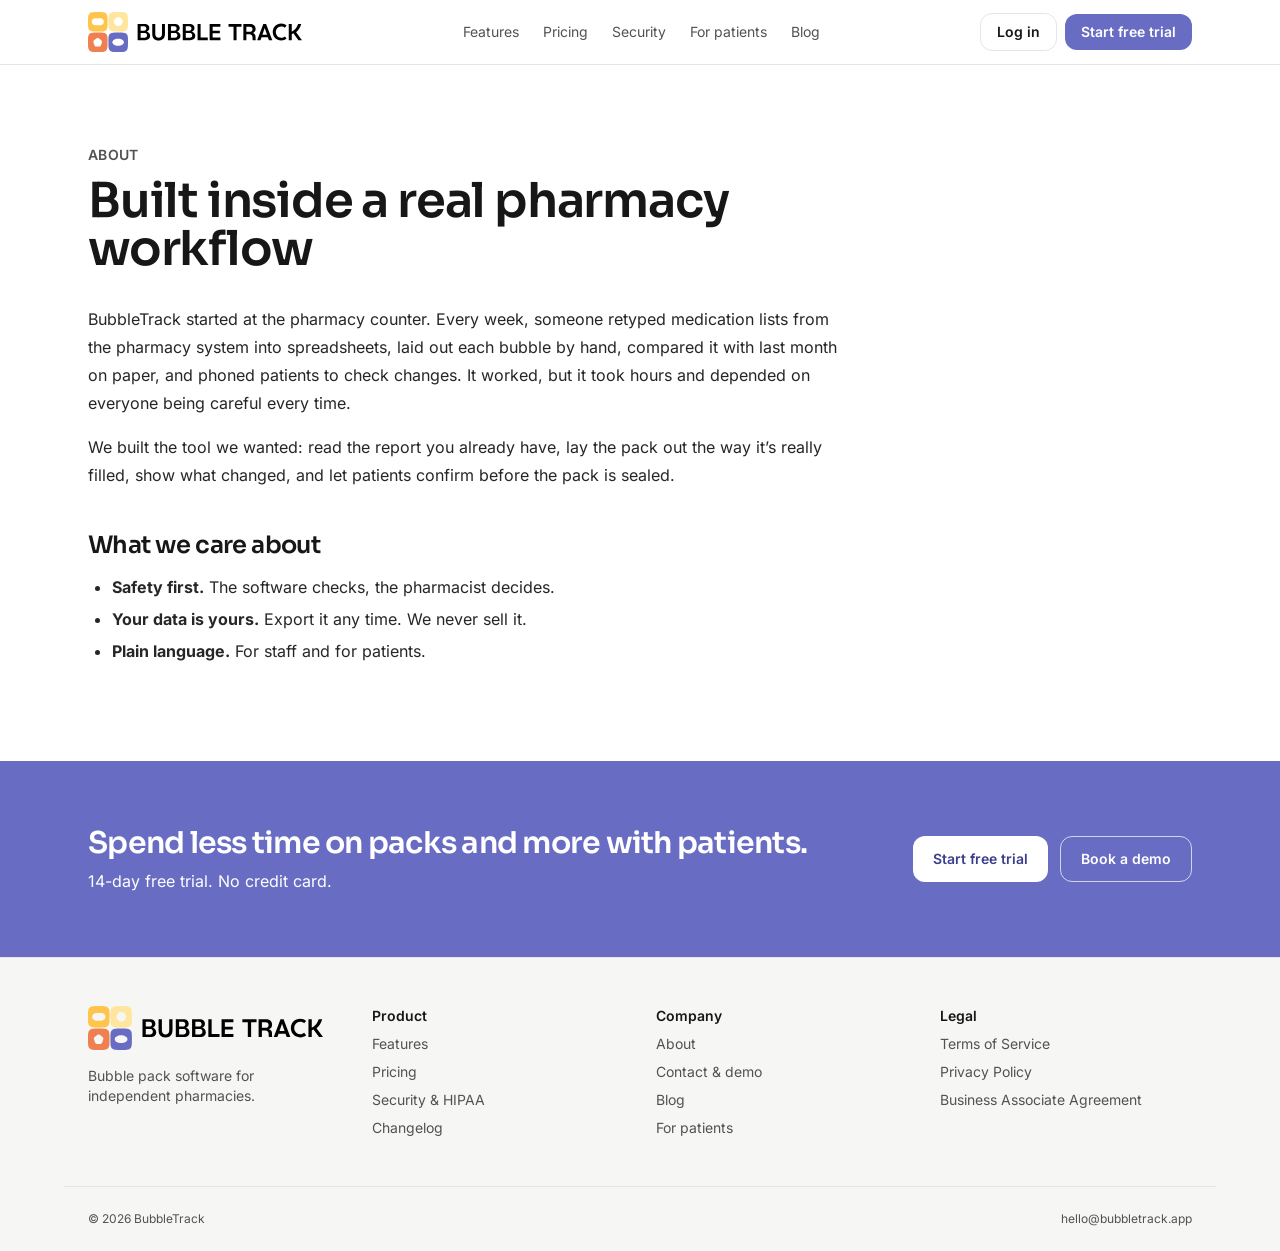
<file: about/index.html>
<!DOCTYPE html><html lang="en"> <head><meta name="robots" content="noindex"><meta charset="utf-8"><meta name="viewport" content="width=device-width, initial-scale=1"><title>About · BubbleTrack</title><meta name="description" content="Why we built BubbleTrack: bubble packs deserve software as careful as the pharmacists who fill them."><link rel="canonical" href="https://bubbletrack.app/about/"><link rel="icon" href="/favicon.png" type="image/png"><link rel="apple-touch-icon" href="/favicon.png"><link rel="sitemap" href="/sitemap-index.xml"><meta property="og:type" content="website"><meta property="og:site_name" content="BubbleTrack"><meta property="og:title" content="About · BubbleTrack"><meta property="og:description" content="Why we built BubbleTrack: bubble packs deserve software as careful as the pharmacists who fill them."><meta property="og:url" content="https://bubbletrack.app/about/"><meta property="og:image" content="https://bubbletrack.app/og.jpg"><meta property="og:image:width" content="1200"><meta property="og:image:height" content="630"><meta property="og:image:alt" content="BubbleTrack: a patient's bubble pack on the blister grid"><meta name="twitter:card" content="summary_large_image"><meta name="twitter:image" content="https://bubbletrack.app/og.jpg"><meta name="theme-color" content="#686dc3"><script type="application/ld+json">{"@context":"https://schema.org","@type":"Organization","name":"BubbleTrack","url":"https://bubbletrack.app","email":"hello@bubbletrack.app"}</script><link rel="stylesheet" href="/_astro/about.BS0QXqrW.css"></head> <body class="flex min-h-svh flex-col"> <a href="#main" class="sr-only focus:not-sr-only focus:absolute focus:top-2 focus:left-2 focus:rounded focus:bg-white focus:p-2">
Skip to content
</a> <header class="sticky top-0 z-10 border-b border-line bg-white/90 backdrop-blur"> <div class="container-page flex h-16 items-center justify-between gap-4"> <!-- The full horizontal logo: mark and wordmark (founder files, D-131; was on hold in D-95). --><a href="/" class="flex shrink-0 items-center no-underline"> <img src="/brand/logo.svg" alt="BubbleTrack" width="1311" height="245" class="w-auto h-8 lg:h-10"> </a> <nav aria-label="Main" class="hidden items-center gap-6 text-sm md:flex"> <a href="/features" class="no-underline hover:text-ink text-muted"> Features </a><a href="/pricing" class="no-underline hover:text-ink text-muted"> Pricing </a><a href="/security" class="no-underline hover:text-ink text-muted"> Security </a><a href="/patients" class="no-underline hover:text-ink text-muted"> For patients </a><a href="/blog" class="no-underline hover:text-ink text-muted"> Blog </a> </nav> <div class="hidden items-center gap-2 md:flex"> <a href="https://app.bubbletrack.app/login" class="btn-secondary px-4 py-2 no-underline">Log in</a> <a href="https://app.bubbletrack.app/signup" data-signup class="btn-primary px-4 py-2 no-underline">Start free trial</a> </div> <details class="relative md:hidden"> <summary class="btn-secondary list-none px-3 py-2" aria-label="Menu">Menu</summary> <div class="absolute right-0 mt-2 grid w-56 gap-1 rounded-xl border border-line bg-white p-2 shadow-lg"> <a href="/features" class="rounded-lg px-3 py-2 text-sm no-underline hover:bg-soft">Features</a><a href="/pricing" class="rounded-lg px-3 py-2 text-sm no-underline hover:bg-soft">Pricing</a><a href="/security" class="rounded-lg px-3 py-2 text-sm no-underline hover:bg-soft">Security</a><a href="/patients" class="rounded-lg px-3 py-2 text-sm no-underline hover:bg-soft">For patients</a><a href="/blog" class="rounded-lg px-3 py-2 text-sm no-underline hover:bg-soft">Blog</a> <a href="https://app.bubbletrack.app/login" class="rounded-lg px-3 py-2 text-sm no-underline hover:bg-soft">Log in</a> <a href="https://app.bubbletrack.app/signup" data-signup class="btn-primary mt-1 no-underline">Start free trial</a> </div> </details> </div> </header> <main id="main" class="flex-1">  <section class="container-page py-16 lg:py-20"> <p class="eyebrow">About</p> <h1 class="mt-3 max-w-3xl text-4xl font-semibold sm:text-5xl">Built inside a real pharmacy workflow</h1> <div class="prose-page mt-8"> <p> BubbleTrack started at the pharmacy counter. Every week, someone retyped medication lists from the pharmacy
        system into spreadsheets, laid out each bubble by hand, compared it with last month on paper, and phoned
        patients to check changes. It worked, but it took hours and depended on everyone being careful every time.
</p> <p>
We built the tool we wanted: read the report you already have, lay the pack out the way it’s really filled,
        show what changed, and let patients confirm before the pack is sealed.
</p> <h2>What we care about</h2> <ul> <li><strong>Safety first.</strong> The software checks, the pharmacist decides.</li> <li><strong>Your data is yours.</strong> Export it any time. We never sell it.</li> <li><strong>Plain language.</strong> For staff and for patients.</li> </ul> </div> </section> <section class="bg-brand py-16 text-white"> <div class="container-page flex flex-col items-start justify-between gap-6 md:flex-row md:items-center"> <div> <h2 class="text-2xl font-semibold text-white sm:text-3xl">Spend less time on packs and more with patients.</h2> <p class="mt-2 text-white">14-day free trial. No credit card.</p> </div> <div class="flex flex-wrap gap-3"> <a href="https://app.bubbletrack.app/signup" data-signup class="btn bg-white text-brand-ink no-underline hover:bg-brand-tint">
Start free trial
</a> <a href="/contact" class="btn border border-white/70 text-white no-underline hover:bg-brand-dark">
Book a demo
</a> </div> </div> </section>  </main> <footer class="border-t border-line bg-soft"> <div class="container-page grid gap-8 py-12 text-sm sm:grid-cols-2 lg:grid-cols-4"> <div class="grid content-start gap-4"> <!-- The full horizontal logo: mark and wordmark (founder files, D-131; was on hold in D-95). --><a href="/" class="flex shrink-0 items-center no-underline"> <img src="/brand/logo.svg" alt="BubbleTrack" width="1311" height="245" class="w-auto h-11"> </a> <p class="text-muted">Bubble pack software for independent pharmacies.</p> </div> <nav aria-label="Product" class="grid content-start gap-2"> <p class="font-semibold">Product</p> <a href="/features" class="text-muted no-underline hover:text-ink">Features</a> <a href="/pricing" class="text-muted no-underline hover:text-ink">Pricing</a> <a href="/security" class="text-muted no-underline hover:text-ink">Security &amp; HIPAA</a> <a href="/changelog" class="text-muted no-underline hover:text-ink">Changelog</a> </nav> <nav aria-label="Company" class="grid content-start gap-2"> <p class="font-semibold">Company</p> <a href="/about" class="text-muted no-underline hover:text-ink">About</a> <a href="/contact" class="text-muted no-underline hover:text-ink">Contact &amp; demo</a> <a href="/blog" class="text-muted no-underline hover:text-ink">Blog</a> <a href="/patients" class="text-muted no-underline hover:text-ink">For patients</a> </nav> <nav aria-label="Legal" class="grid content-start gap-2"> <p class="font-semibold">Legal</p> <a href="/legal/terms" class="text-muted no-underline hover:text-ink">Terms of Service</a> <a href="/legal/privacy" class="text-muted no-underline hover:text-ink">Privacy Policy</a> <a href="/legal/baa" class="text-muted no-underline hover:text-ink">Business Associate Agreement</a> </nav> </div> <div class="container-page flex flex-wrap justify-between gap-2 border-t border-line py-6 text-xs text-muted"> <p>© 2026 BubbleTrack</p> <p> <a href="mailto:hello@bubbletrack.app" class="no-underline hover:text-ink">hello@bubbletrack.app</a> </p> </div> </footer> <script type="module">const r=new URLSearchParams(location.search),n=[...r.entries()].filter(([e])=>e.startsWith("utm_"));try{if(!sessionStorage.getItem("bt-utm")){const e=t=>"utm"+t[4].toUpperCase()+t.slice(5),s={landingPage:location.pathname.slice(0,300)};for(const[t,a]of n)["utm_source","utm_medium","utm_campaign"].includes(t)&&(s[e(t)]=a.slice(0,100));sessionStorage.setItem("bt-utm",JSON.stringify(s))}}catch{}n.length&&document.querySelectorAll("a[data-signup]").forEach(e=>{const s=new URL(e.href);n.forEach(([t,a])=>s.searchParams.set(t,a)),e.href=s.toString()});</script> </body> </html>
</file>
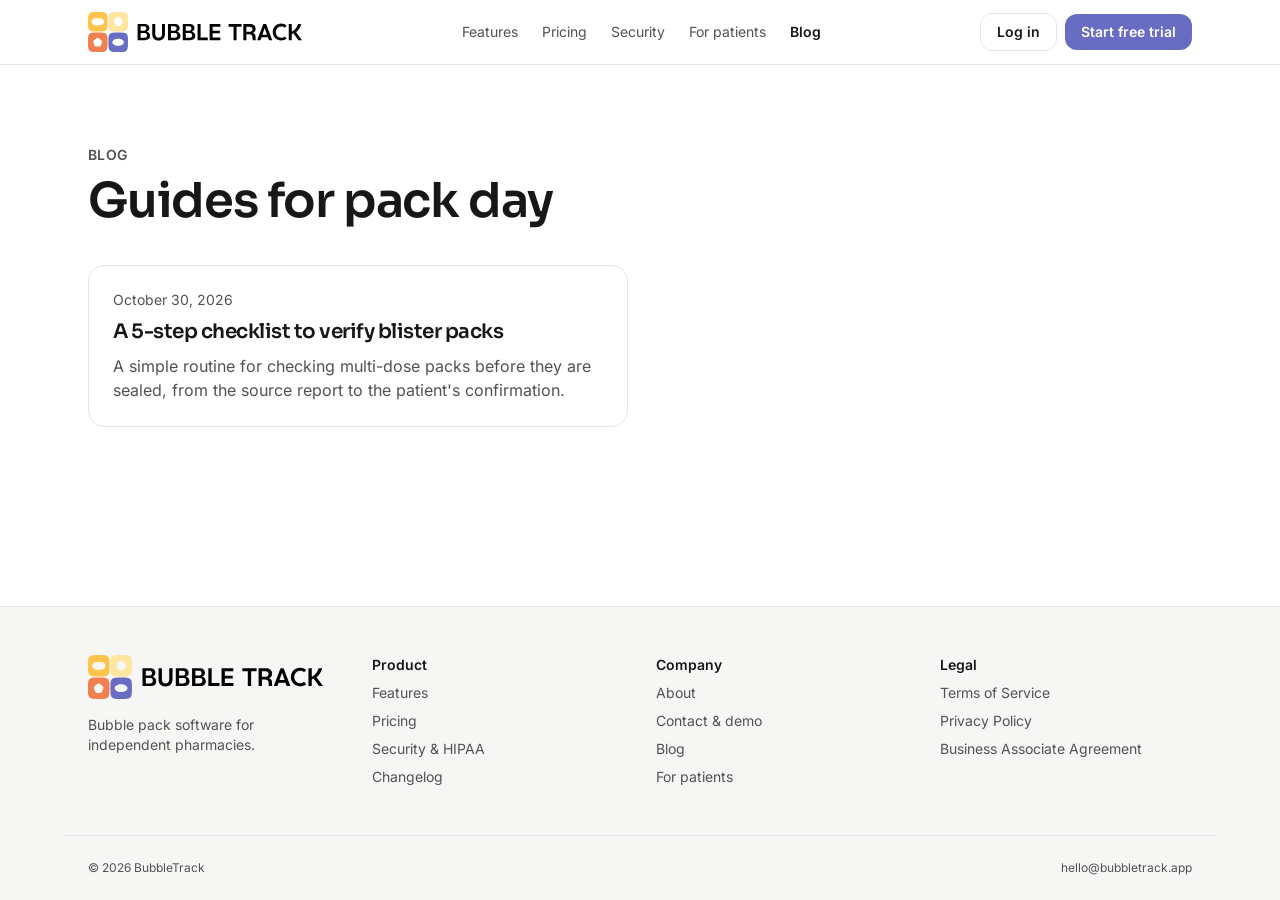
<file: blog/index.html>
<!DOCTYPE html><html lang="en"> <head><meta name="robots" content="noindex"><meta charset="utf-8"><meta name="viewport" content="width=device-width, initial-scale=1"><title>Blog · BubbleTrack</title><meta name="description" content="Practical guides on bubble packs, med sync and running an efficient pharmacy."><link rel="canonical" href="https://bubbletrack.app/blog/"><link rel="icon" href="/favicon.png" type="image/png"><link rel="apple-touch-icon" href="/favicon.png"><link rel="sitemap" href="/sitemap-index.xml"><meta property="og:type" content="website"><meta property="og:site_name" content="BubbleTrack"><meta property="og:title" content="Blog · BubbleTrack"><meta property="og:description" content="Practical guides on bubble packs, med sync and running an efficient pharmacy."><meta property="og:url" content="https://bubbletrack.app/blog/"><meta property="og:image" content="https://bubbletrack.app/og.jpg"><meta property="og:image:width" content="1200"><meta property="og:image:height" content="630"><meta property="og:image:alt" content="BubbleTrack: a patient's bubble pack on the blister grid"><meta name="twitter:card" content="summary_large_image"><meta name="twitter:image" content="https://bubbletrack.app/og.jpg"><meta name="theme-color" content="#686dc3"><script type="application/ld+json">{"@context":"https://schema.org","@type":"Organization","name":"BubbleTrack","url":"https://bubbletrack.app","email":"hello@bubbletrack.app"}</script><link rel="stylesheet" href="/_astro/about.BS0QXqrW.css"></head> <body class="flex min-h-svh flex-col"> <a href="#main" class="sr-only focus:not-sr-only focus:absolute focus:top-2 focus:left-2 focus:rounded focus:bg-white focus:p-2">
Skip to content
</a> <header class="sticky top-0 z-10 border-b border-line bg-white/90 backdrop-blur"> <div class="container-page flex h-16 items-center justify-between gap-4"> <!-- The full horizontal logo: mark and wordmark (founder files, D-131; was on hold in D-95). --><a href="/" class="flex shrink-0 items-center no-underline"> <img src="/brand/logo.svg" alt="BubbleTrack" width="1311" height="245" class="w-auto h-8 lg:h-10"> </a> <nav aria-label="Main" class="hidden items-center gap-6 text-sm md:flex"> <a href="/features" class="no-underline hover:text-ink text-muted"> Features </a><a href="/pricing" class="no-underline hover:text-ink text-muted"> Pricing </a><a href="/security" class="no-underline hover:text-ink text-muted"> Security </a><a href="/patients" class="no-underline hover:text-ink text-muted"> For patients </a><a href="/blog" class="no-underline hover:text-ink font-semibold text-ink" aria-current="page"> Blog </a> </nav> <div class="hidden items-center gap-2 md:flex"> <a href="https://app.bubbletrack.app/login" class="btn-secondary px-4 py-2 no-underline">Log in</a> <a href="https://app.bubbletrack.app/signup" data-signup class="btn-primary px-4 py-2 no-underline">Start free trial</a> </div> <details class="relative md:hidden"> <summary class="btn-secondary list-none px-3 py-2" aria-label="Menu">Menu</summary> <div class="absolute right-0 mt-2 grid w-56 gap-1 rounded-xl border border-line bg-white p-2 shadow-lg"> <a href="/features" class="rounded-lg px-3 py-2 text-sm no-underline hover:bg-soft">Features</a><a href="/pricing" class="rounded-lg px-3 py-2 text-sm no-underline hover:bg-soft">Pricing</a><a href="/security" class="rounded-lg px-3 py-2 text-sm no-underline hover:bg-soft">Security</a><a href="/patients" class="rounded-lg px-3 py-2 text-sm no-underline hover:bg-soft">For patients</a><a href="/blog" class="rounded-lg px-3 py-2 text-sm no-underline hover:bg-soft">Blog</a> <a href="https://app.bubbletrack.app/login" class="rounded-lg px-3 py-2 text-sm no-underline hover:bg-soft">Log in</a> <a href="https://app.bubbletrack.app/signup" data-signup class="btn-primary mt-1 no-underline">Start free trial</a> </div> </details> </div> </header> <main id="main" class="flex-1">  <section class="container-page py-16 lg:py-20"> <p class="eyebrow">Blog</p> <h1 class="mt-3 text-4xl font-semibold sm:text-5xl">Guides for pack day</h1> <ul class="mt-10 grid gap-6 md:grid-cols-2"> <li class="rounded-2xl border border-line p-6"> <p class="text-sm text-muted">October 30, 2026</p> <h2 class="mt-2 text-xl font-semibold"> <a href="/blog/verify-blister-packs-checklist" class="no-underline hover:underline"> A 5-step checklist to verify blister packs </a> </h2> <p class="mt-2 text-muted">A simple routine for checking multi-dose packs before they are sealed, from the source report to the patient&#39;s confirmation.</p> </li> </ul> </section>  </main> <footer class="border-t border-line bg-soft"> <div class="container-page grid gap-8 py-12 text-sm sm:grid-cols-2 lg:grid-cols-4"> <div class="grid content-start gap-4"> <!-- The full horizontal logo: mark and wordmark (founder files, D-131; was on hold in D-95). --><a href="/" class="flex shrink-0 items-center no-underline"> <img src="/brand/logo.svg" alt="BubbleTrack" width="1311" height="245" class="w-auto h-11"> </a> <p class="text-muted">Bubble pack software for independent pharmacies.</p> </div> <nav aria-label="Product" class="grid content-start gap-2"> <p class="font-semibold">Product</p> <a href="/features" class="text-muted no-underline hover:text-ink">Features</a> <a href="/pricing" class="text-muted no-underline hover:text-ink">Pricing</a> <a href="/security" class="text-muted no-underline hover:text-ink">Security &amp; HIPAA</a> <a href="/changelog" class="text-muted no-underline hover:text-ink">Changelog</a> </nav> <nav aria-label="Company" class="grid content-start gap-2"> <p class="font-semibold">Company</p> <a href="/about" class="text-muted no-underline hover:text-ink">About</a> <a href="/contact" class="text-muted no-underline hover:text-ink">Contact &amp; demo</a> <a href="/blog" class="text-muted no-underline hover:text-ink">Blog</a> <a href="/patients" class="text-muted no-underline hover:text-ink">For patients</a> </nav> <nav aria-label="Legal" class="grid content-start gap-2"> <p class="font-semibold">Legal</p> <a href="/legal/terms" class="text-muted no-underline hover:text-ink">Terms of Service</a> <a href="/legal/privacy" class="text-muted no-underline hover:text-ink">Privacy Policy</a> <a href="/legal/baa" class="text-muted no-underline hover:text-ink">Business Associate Agreement</a> </nav> </div> <div class="container-page flex flex-wrap justify-between gap-2 border-t border-line py-6 text-xs text-muted"> <p>© 2026 BubbleTrack</p> <p> <a href="mailto:hello@bubbletrack.app" class="no-underline hover:text-ink">hello@bubbletrack.app</a> </p> </div> </footer> <script type="module">const r=new URLSearchParams(location.search),n=[...r.entries()].filter(([e])=>e.startsWith("utm_"));try{if(!sessionStorage.getItem("bt-utm")){const e=t=>"utm"+t[4].toUpperCase()+t.slice(5),s={landingPage:location.pathname.slice(0,300)};for(const[t,a]of n)["utm_source","utm_medium","utm_campaign"].includes(t)&&(s[e(t)]=a.slice(0,100));sessionStorage.setItem("bt-utm",JSON.stringify(s))}}catch{}n.length&&document.querySelectorAll("a[data-signup]").forEach(e=>{const s=new URL(e.href);n.forEach(([t,a])=>s.searchParams.set(t,a)),e.href=s.toString()});</script> </body> </html>
</file>
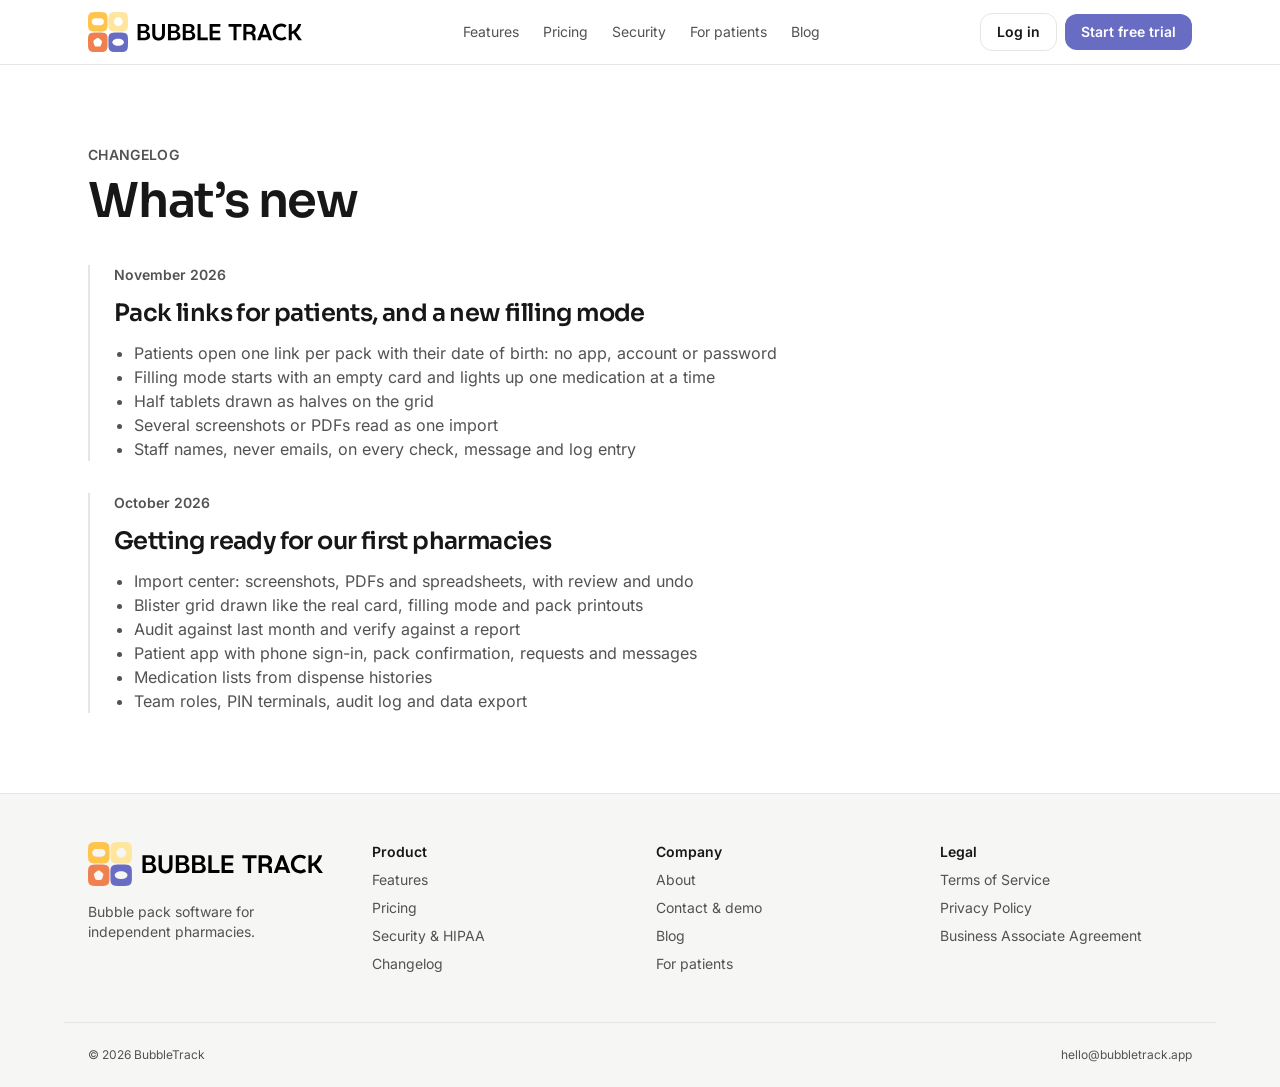
<file: changelog/index.html>
<!DOCTYPE html><html lang="en"> <head><meta name="robots" content="noindex"><meta charset="utf-8"><meta name="viewport" content="width=device-width, initial-scale=1"><title>Changelog · BubbleTrack</title><meta name="description" content="What's new, month by month."><link rel="canonical" href="https://bubbletrack.app/changelog/"><link rel="icon" href="/favicon.png" type="image/png"><link rel="apple-touch-icon" href="/favicon.png"><link rel="sitemap" href="/sitemap-index.xml"><meta property="og:type" content="website"><meta property="og:site_name" content="BubbleTrack"><meta property="og:title" content="Changelog · BubbleTrack"><meta property="og:description" content="What's new, month by month."><meta property="og:url" content="https://bubbletrack.app/changelog/"><meta property="og:image" content="https://bubbletrack.app/og.jpg"><meta property="og:image:width" content="1200"><meta property="og:image:height" content="630"><meta property="og:image:alt" content="BubbleTrack: a patient's bubble pack on the blister grid"><meta name="twitter:card" content="summary_large_image"><meta name="twitter:image" content="https://bubbletrack.app/og.jpg"><meta name="theme-color" content="#686dc3"><script type="application/ld+json">{"@context":"https://schema.org","@type":"Organization","name":"BubbleTrack","url":"https://bubbletrack.app","email":"hello@bubbletrack.app"}</script><link rel="stylesheet" href="/_astro/about.BS0QXqrW.css"></head> <body class="flex min-h-svh flex-col"> <a href="#main" class="sr-only focus:not-sr-only focus:absolute focus:top-2 focus:left-2 focus:rounded focus:bg-white focus:p-2">
Skip to content
</a> <header class="sticky top-0 z-10 border-b border-line bg-white/90 backdrop-blur"> <div class="container-page flex h-16 items-center justify-between gap-4"> <!-- The full horizontal logo: mark and wordmark (founder files, D-131; was on hold in D-95). --><a href="/" class="flex shrink-0 items-center no-underline"> <img src="/brand/logo.svg" alt="BubbleTrack" width="1311" height="245" class="w-auto h-8 lg:h-10"> </a> <nav aria-label="Main" class="hidden items-center gap-6 text-sm md:flex"> <a href="/features" class="no-underline hover:text-ink text-muted"> Features </a><a href="/pricing" class="no-underline hover:text-ink text-muted"> Pricing </a><a href="/security" class="no-underline hover:text-ink text-muted"> Security </a><a href="/patients" class="no-underline hover:text-ink text-muted"> For patients </a><a href="/blog" class="no-underline hover:text-ink text-muted"> Blog </a> </nav> <div class="hidden items-center gap-2 md:flex"> <a href="https://app.bubbletrack.app/login" class="btn-secondary px-4 py-2 no-underline">Log in</a> <a href="https://app.bubbletrack.app/signup" data-signup class="btn-primary px-4 py-2 no-underline">Start free trial</a> </div> <details class="relative md:hidden"> <summary class="btn-secondary list-none px-3 py-2" aria-label="Menu">Menu</summary> <div class="absolute right-0 mt-2 grid w-56 gap-1 rounded-xl border border-line bg-white p-2 shadow-lg"> <a href="/features" class="rounded-lg px-3 py-2 text-sm no-underline hover:bg-soft">Features</a><a href="/pricing" class="rounded-lg px-3 py-2 text-sm no-underline hover:bg-soft">Pricing</a><a href="/security" class="rounded-lg px-3 py-2 text-sm no-underline hover:bg-soft">Security</a><a href="/patients" class="rounded-lg px-3 py-2 text-sm no-underline hover:bg-soft">For patients</a><a href="/blog" class="rounded-lg px-3 py-2 text-sm no-underline hover:bg-soft">Blog</a> <a href="https://app.bubbletrack.app/login" class="rounded-lg px-3 py-2 text-sm no-underline hover:bg-soft">Log in</a> <a href="https://app.bubbletrack.app/signup" data-signup class="btn-primary mt-1 no-underline">Start free trial</a> </div> </details> </div> </header> <main id="main" class="flex-1">  <section class="container-page py-16 lg:py-20"> <p class="eyebrow">Changelog</p> <h1 class="mt-3 text-4xl font-semibold sm:text-5xl">What’s new</h1> <div class="mt-10 grid gap-8"> <article class="grid gap-3 border-l-2 border-line pl-6"> <p class="text-sm font-semibold text-muted">November 2026</p> <h2 class="text-2xl font-semibold">Pack links for patients, and a new filling mode</h2> <ul class="list-disc pl-5 text-muted"> <li>Patients open one link per pack with their date of birth: no app, account or password</li><li>Filling mode starts with an empty card and lights up one medication at a time</li><li>Half tablets drawn as halves on the grid</li><li>Several screenshots or PDFs read as one import</li><li>Staff names, never emails, on every check, message and log entry</li> </ul> </article><article class="grid gap-3 border-l-2 border-line pl-6"> <p class="text-sm font-semibold text-muted">October 2026</p> <h2 class="text-2xl font-semibold">Getting ready for our first pharmacies</h2> <ul class="list-disc pl-5 text-muted"> <li>Import center: screenshots, PDFs and spreadsheets, with review and undo</li><li>Blister grid drawn like the real card, filling mode and pack printouts</li><li>Audit against last month and verify against a report</li><li>Patient app with phone sign-in, pack confirmation, requests and messages</li><li>Medication lists from dispense histories</li><li>Team roles, PIN terminals, audit log and data export</li> </ul> </article> </div> </section>  </main> <footer class="border-t border-line bg-soft"> <div class="container-page grid gap-8 py-12 text-sm sm:grid-cols-2 lg:grid-cols-4"> <div class="grid content-start gap-4"> <!-- The full horizontal logo: mark and wordmark (founder files, D-131; was on hold in D-95). --><a href="/" class="flex shrink-0 items-center no-underline"> <img src="/brand/logo.svg" alt="BubbleTrack" width="1311" height="245" class="w-auto h-11"> </a> <p class="text-muted">Bubble pack software for independent pharmacies.</p> </div> <nav aria-label="Product" class="grid content-start gap-2"> <p class="font-semibold">Product</p> <a href="/features" class="text-muted no-underline hover:text-ink">Features</a> <a href="/pricing" class="text-muted no-underline hover:text-ink">Pricing</a> <a href="/security" class="text-muted no-underline hover:text-ink">Security &amp; HIPAA</a> <a href="/changelog" class="text-muted no-underline hover:text-ink">Changelog</a> </nav> <nav aria-label="Company" class="grid content-start gap-2"> <p class="font-semibold">Company</p> <a href="/about" class="text-muted no-underline hover:text-ink">About</a> <a href="/contact" class="text-muted no-underline hover:text-ink">Contact &amp; demo</a> <a href="/blog" class="text-muted no-underline hover:text-ink">Blog</a> <a href="/patients" class="text-muted no-underline hover:text-ink">For patients</a> </nav> <nav aria-label="Legal" class="grid content-start gap-2"> <p class="font-semibold">Legal</p> <a href="/legal/terms" class="text-muted no-underline hover:text-ink">Terms of Service</a> <a href="/legal/privacy" class="text-muted no-underline hover:text-ink">Privacy Policy</a> <a href="/legal/baa" class="text-muted no-underline hover:text-ink">Business Associate Agreement</a> </nav> </div> <div class="container-page flex flex-wrap justify-between gap-2 border-t border-line py-6 text-xs text-muted"> <p>© 2026 BubbleTrack</p> <p> <a href="mailto:hello@bubbletrack.app" class="no-underline hover:text-ink">hello@bubbletrack.app</a> </p> </div> </footer> <script type="module">const r=new URLSearchParams(location.search),n=[...r.entries()].filter(([e])=>e.startsWith("utm_"));try{if(!sessionStorage.getItem("bt-utm")){const e=t=>"utm"+t[4].toUpperCase()+t.slice(5),s={landingPage:location.pathname.slice(0,300)};for(const[t,a]of n)["utm_source","utm_medium","utm_campaign"].includes(t)&&(s[e(t)]=a.slice(0,100));sessionStorage.setItem("bt-utm",JSON.stringify(s))}}catch{}n.length&&document.querySelectorAll("a[data-signup]").forEach(e=>{const s=new URL(e.href);n.forEach(([t,a])=>s.searchParams.set(t,a)),e.href=s.toString()});</script> </body> </html>
</file>
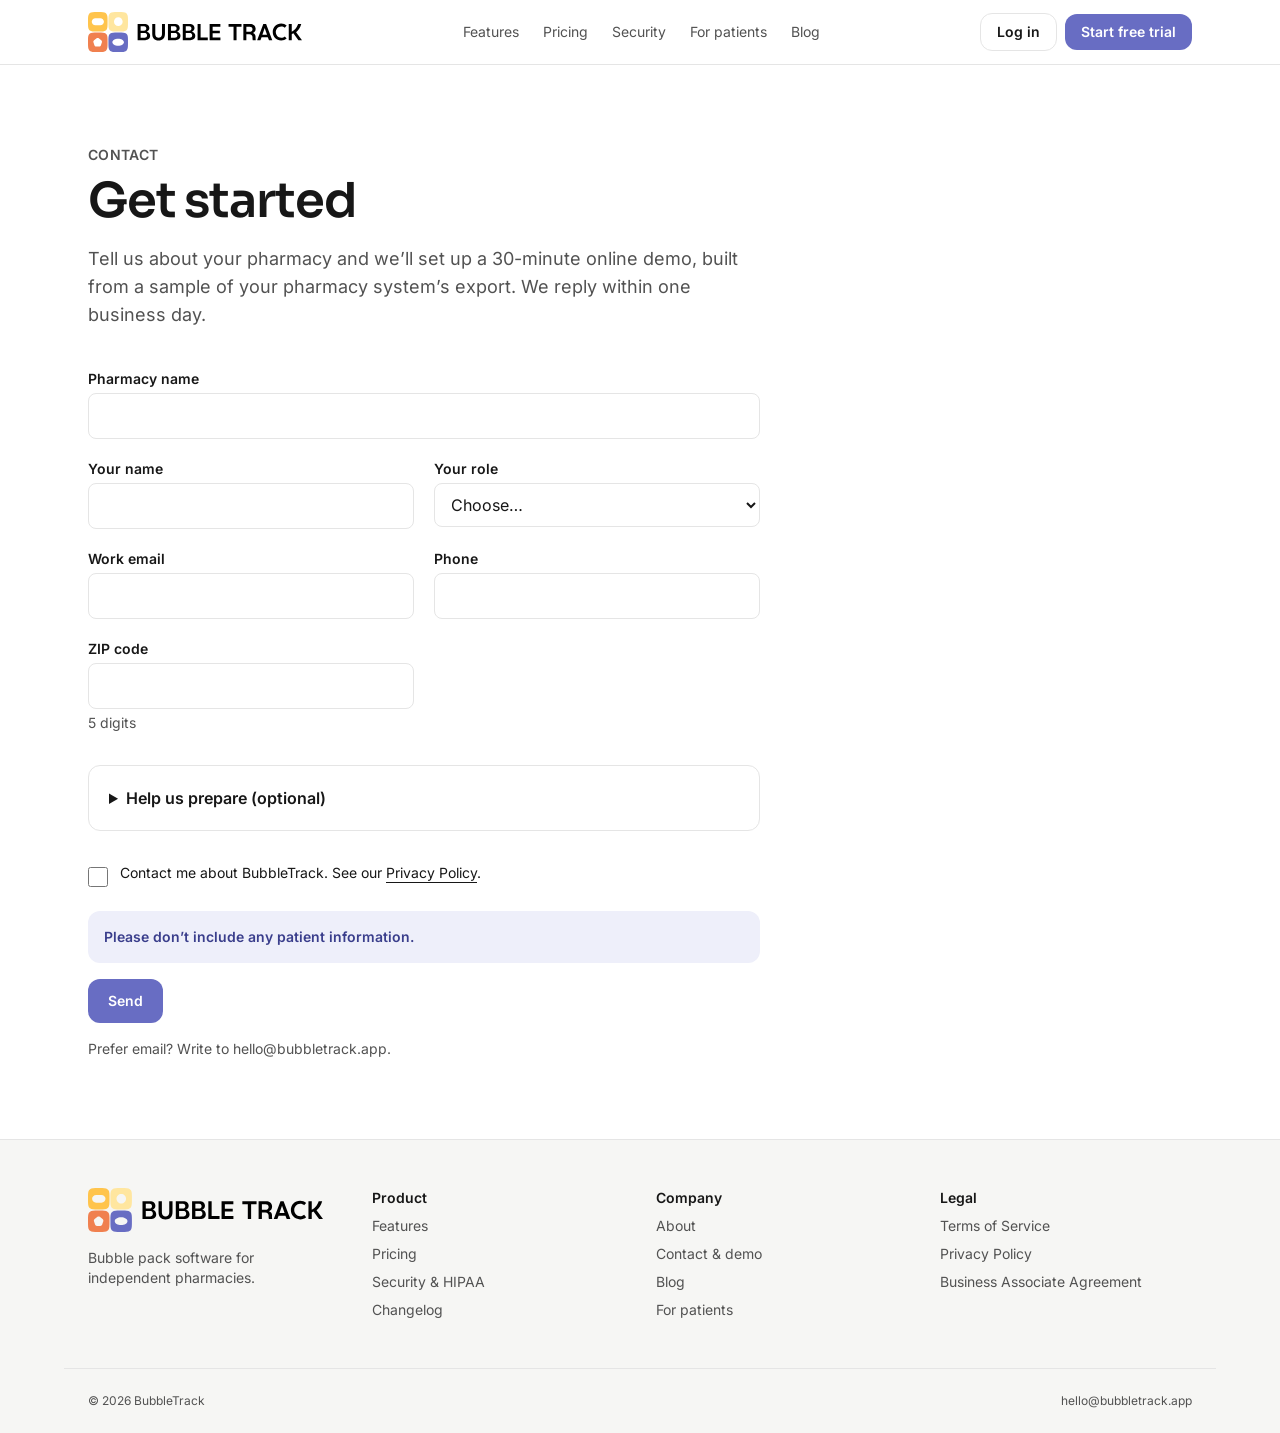
<file: contact/index.html>
<!DOCTYPE html><html lang="en"> <head><meta name="robots" content="noindex"><meta charset="utf-8"><meta name="viewport" content="width=device-width, initial-scale=1"><title>Contact &amp; demo · BubbleTrack</title><meta name="description" content="Book a 30-minute online demo. We reply within one business day."><link rel="canonical" href="https://bubbletrack.app/contact/"><link rel="icon" href="/favicon.png" type="image/png"><link rel="apple-touch-icon" href="/favicon.png"><link rel="sitemap" href="/sitemap-index.xml"><meta property="og:type" content="website"><meta property="og:site_name" content="BubbleTrack"><meta property="og:title" content="Contact &#38; demo · BubbleTrack"><meta property="og:description" content="Book a 30-minute online demo. We reply within one business day."><meta property="og:url" content="https://bubbletrack.app/contact/"><meta property="og:image" content="https://bubbletrack.app/og.jpg"><meta property="og:image:width" content="1200"><meta property="og:image:height" content="630"><meta property="og:image:alt" content="BubbleTrack: a patient's bubble pack on the blister grid"><meta name="twitter:card" content="summary_large_image"><meta name="twitter:image" content="https://bubbletrack.app/og.jpg"><meta name="theme-color" content="#686dc3"><script type="application/ld+json">{"@context":"https://schema.org","@type":"Organization","name":"BubbleTrack","url":"https://bubbletrack.app","email":"hello@bubbletrack.app"}</script><link rel="stylesheet" href="/_astro/about.BS0QXqrW.css"></head> <body class="flex min-h-svh flex-col"> <a href="#main" class="sr-only focus:not-sr-only focus:absolute focus:top-2 focus:left-2 focus:rounded focus:bg-white focus:p-2">
Skip to content
</a> <header class="sticky top-0 z-10 border-b border-line bg-white/90 backdrop-blur"> <div class="container-page flex h-16 items-center justify-between gap-4"> <!-- The full horizontal logo: mark and wordmark (founder files, D-131; was on hold in D-95). --><a href="/" class="flex shrink-0 items-center no-underline"> <img src="/brand/logo.svg" alt="BubbleTrack" width="1311" height="245" class="w-auto h-8 lg:h-10"> </a> <nav aria-label="Main" class="hidden items-center gap-6 text-sm md:flex"> <a href="/features" class="no-underline hover:text-ink text-muted"> Features </a><a href="/pricing" class="no-underline hover:text-ink text-muted"> Pricing </a><a href="/security" class="no-underline hover:text-ink text-muted"> Security </a><a href="/patients" class="no-underline hover:text-ink text-muted"> For patients </a><a href="/blog" class="no-underline hover:text-ink text-muted"> Blog </a> </nav> <div class="hidden items-center gap-2 md:flex"> <a href="https://app.bubbletrack.app/login" class="btn-secondary px-4 py-2 no-underline">Log in</a> <a href="https://app.bubbletrack.app/signup" data-signup class="btn-primary px-4 py-2 no-underline">Start free trial</a> </div> <details class="relative md:hidden"> <summary class="btn-secondary list-none px-3 py-2" aria-label="Menu">Menu</summary> <div class="absolute right-0 mt-2 grid w-56 gap-1 rounded-xl border border-line bg-white p-2 shadow-lg"> <a href="/features" class="rounded-lg px-3 py-2 text-sm no-underline hover:bg-soft">Features</a><a href="/pricing" class="rounded-lg px-3 py-2 text-sm no-underline hover:bg-soft">Pricing</a><a href="/security" class="rounded-lg px-3 py-2 text-sm no-underline hover:bg-soft">Security</a><a href="/patients" class="rounded-lg px-3 py-2 text-sm no-underline hover:bg-soft">For patients</a><a href="/blog" class="rounded-lg px-3 py-2 text-sm no-underline hover:bg-soft">Blog</a> <a href="https://app.bubbletrack.app/login" class="rounded-lg px-3 py-2 text-sm no-underline hover:bg-soft">Log in</a> <a href="https://app.bubbletrack.app/signup" data-signup class="btn-primary mt-1 no-underline">Start free trial</a> </div> </details> </div> </header> <main id="main" class="flex-1">  <section class="container-page py-16 lg:py-20"> <p class="eyebrow">Contact</p> <h1 class="mt-3 text-4xl font-semibold sm:text-5xl">Get started</h1> <p class="mt-5 max-w-2xl text-lg text-muted">
Tell us about your pharmacy and we’ll set up a 30-minute online demo, built from a sample of your pharmacy
      system’s export. We reply within one business day.
</p> <form id="get-started" class="mt-10 max-w-2xl" novalidate> <div id="form-errors" class="mb-6 hidden scroll-mt-28 rounded-xl border border-red-600 p-4 text-sm" role="alert" tabindex="-1"></div> <div class="grid gap-5 sm:grid-cols-2"> <div class="sm:col-span-2"> <label class="block text-sm font-semibold" for="pharmacyName">Pharmacy name</label> <input class="mt-1 block w-full scroll-mt-28 rounded-lg border border-line bg-white px-3 py-2.5 text-base aria-[invalid=true]:border-red-600" id="pharmacyName" name="pharmacyName" required maxlength="200" autocomplete="organization"> </div> <div> <label class="block text-sm font-semibold" for="contactName">Your name</label> <input class="mt-1 block w-full scroll-mt-28 rounded-lg border border-line bg-white px-3 py-2.5 text-base aria-[invalid=true]:border-red-600" id="contactName" name="contactName" required maxlength="200" autocomplete="name"> </div> <div> <label class="block text-sm font-semibold" for="role">Your role</label> <select class="mt-1 block w-full scroll-mt-28 rounded-lg border border-line bg-white px-3 py-2.5 text-base aria-[invalid=true]:border-red-600" id="role" name="role" required> <option value="">Choose…</option> <option value="owner">Owner</option><option value="pic">Pharmacist-in-charge</option><option value="tech">Technician</option><option value="other">Other</option> </select> </div> <div> <label class="block text-sm font-semibold" for="email">Work email</label> <input class="mt-1 block w-full scroll-mt-28 rounded-lg border border-line bg-white px-3 py-2.5 text-base aria-[invalid=true]:border-red-600" id="email" name="email" type="email" required maxlength="200" autocomplete="email"> </div> <div> <label class="block text-sm font-semibold" for="phone">Phone</label> <input class="mt-1 block w-full scroll-mt-28 rounded-lg border border-line bg-white px-3 py-2.5 text-base aria-[invalid=true]:border-red-600" id="phone" name="phone" type="tel" required minlength="7" maxlength="40" autocomplete="tel"> </div> <div> <label class="block text-sm font-semibold" for="zip">ZIP code</label> <input class="mt-1 block w-full scroll-mt-28 rounded-lg border border-line bg-white px-3 py-2.5 text-base aria-[invalid=true]:border-red-600" id="zip" name="zip" required pattern="[0-9]{5}" maxlength="5" inputmode="numeric" autocomplete="postal-code" aria-describedby="zip-hint"> <p id="zip-hint" class="mt-1 text-sm text-muted">5 digits</p> </div> </div> <details class="mt-8 rounded-xl border border-line p-5"> <summary class="cursor-pointer font-semibold">Help us prepare (optional)</summary> <p class="mt-2 text-sm text-muted">A few answers help us tailor the demo to your pharmacy.</p> <div class="mt-5 grid gap-5 sm:grid-cols-2"> <div> <label class="block text-sm font-semibold" for="npi">Pharmacy NPI</label> <input class="mt-1 block w-full scroll-mt-28 rounded-lg border border-line bg-white px-3 py-2.5 text-base aria-[invalid=true]:border-red-600" id="npi" name="npi" pattern="[0-9]{10}" maxlength="10" inputmode="numeric" aria-describedby="npi-hint"> <p id="npi-hint" class="mt-1 text-sm text-muted">10 digits</p> </div> <div> <label class="block text-sm font-semibold" for="locations"> Locations </label> <select class="mt-1 block w-full scroll-mt-28 rounded-lg border border-line bg-white px-3 py-2.5 text-base aria-[invalid=true]:border-red-600" id="locations" name="locations"> <option value="">Choose…</option> <option value="1">1</option><option value="2-3">2–3</option><option value="4-10">4–10</option><option value="10+">10+</option> </select> </div><div> <label class="block text-sm font-semibold" for="packPatients"> Patients on blister or adherence packs today </label> <select class="mt-1 block w-full scroll-mt-28 rounded-lg border border-line bg-white px-3 py-2.5 text-base aria-[invalid=true]:border-red-600" id="packPatients" name="packPatients"> <option value="">Choose…</option> <option value="0">0</option><option value="1-25">1–25</option><option value="26-100">26–100</option><option value="101-300">101–300</option><option value="300+">300+</option> </select> </div><div> <label class="block text-sm font-semibold" for="packMethod"> How you make packs today </label> <select class="mt-1 block w-full scroll-mt-28 rounded-lg border border-line bg-white px-3 py-2.5 text-base aria-[invalid=true]:border-red-600" id="packMethod" name="packMethod"> <option value="">Choose…</option> <option value="hand">By hand</option><option value="machine">Machine (Synmed, Parata, MTS…)</option><option value="outsourced">Outsourced</option><option value="none">Don’t do packs yet</option> </select> </div><div> <label class="block text-sm font-semibold" for="pms"> Pharmacy software </label> <select class="mt-1 block w-full scroll-mt-28 rounded-lg border border-line bg-white px-3 py-2.5 text-base aria-[invalid=true]:border-red-600" id="pms" name="pms"> <option value="">Choose…</option> <option value="pioneerrx">PioneerRx</option><option value="liberty">Liberty</option><option value="bestrx">BestRx</option><option value="rx30">Rx30</option><option value="primerx">PrimeRx</option><option value="computerrx">Computer-Rx</option><option value="other">Other</option> </select> </div><div> <label class="block text-sm font-semibold" for="pharmacyType"> Pharmacy type </label> <select class="mt-1 block w-full scroll-mt-28 rounded-lg border border-line bg-white px-3 py-2.5 text-base aria-[invalid=true]:border-red-600" id="pharmacyType" name="pharmacyType"> <option value="">Choose…</option> <option value="retail">Retail independent</option><option value="ltc">Long-term care</option><option value="assisted_living">Assisted-living focus</option><option value="compounding">Compounding</option><option value="other">Other</option> </select> </div><div> <label class="block text-sm font-semibold" for="startTimeline"> When do you want to start? </label> <select class="mt-1 block w-full scroll-mt-28 rounded-lg border border-line bg-white px-3 py-2.5 text-base aria-[invalid=true]:border-red-600" id="startTimeline" name="startTimeline"> <option value="">Choose…</option> <option value="now">Now</option><option value="1-3m">1–3 months</option><option value="3-6m">3–6 months</option><option value="looking">Just looking</option> </select> </div> <div class="sm:col-span-2"> <label class="block text-sm font-semibold" for="painPoint">Biggest problem with packs today</label> <textarea class="mt-1 block w-full scroll-mt-28 rounded-lg border border-line bg-white px-3 py-2.5 text-base aria-[invalid=true]:border-red-600" id="painPoint" name="painPoint" rows="3" maxlength="500" aria-describedby="painPoint-hint"></textarea> <p id="painPoint-hint" class="mt-1 text-sm text-muted">Up to 500 characters. No patient information, please.</p> </div> <div class="sm:col-span-2"> <label class="block text-sm font-semibold" for="heardFrom">How did you hear about us?</label> <input class="mt-1 block w-full scroll-mt-28 rounded-lg border border-line bg-white px-3 py-2.5 text-base aria-[invalid=true]:border-red-600" id="heardFrom" name="heardFrom" maxlength="200"> </div> </div> </details>  <div class="absolute -left-[9999px]" aria-hidden="true"> <label for="website">Leave this empty</label> <input id="website" name="website" tabindex="-1" autocomplete="off"> </div> <div class="mt-8 flex items-start gap-3"> <input id="consent" name="consent" type="checkbox" required class="mt-1 size-5 shrink-0 scroll-mt-28 accent-brand"> <label for="consent" class="text-sm">
Contact me about BubbleTrack. See our <a href="/legal/privacy" class="underline">Privacy Policy</a>.
</label> </div> <div id="turnstile" class="mt-6"></div> <p class="mt-6 rounded-xl bg-brand-tint p-4 text-sm font-semibold text-brand-ink">
Please don’t include any patient information.
</p> <button type="submit" class="btn-primary mt-4">Send</button> <p class="mt-4 text-sm text-muted">
Prefer email? Write to <a href="mailto:hello@bubbletrack.app">hello@bubbletrack.app</a>.
</p> </form> </section>  </main> <footer class="border-t border-line bg-soft"> <div class="container-page grid gap-8 py-12 text-sm sm:grid-cols-2 lg:grid-cols-4"> <div class="grid content-start gap-4"> <!-- The full horizontal logo: mark and wordmark (founder files, D-131; was on hold in D-95). --><a href="/" class="flex shrink-0 items-center no-underline"> <img src="/brand/logo.svg" alt="BubbleTrack" width="1311" height="245" class="w-auto h-11"> </a> <p class="text-muted">Bubble pack software for independent pharmacies.</p> </div> <nav aria-label="Product" class="grid content-start gap-2"> <p class="font-semibold">Product</p> <a href="/features" class="text-muted no-underline hover:text-ink">Features</a> <a href="/pricing" class="text-muted no-underline hover:text-ink">Pricing</a> <a href="/security" class="text-muted no-underline hover:text-ink">Security &amp; HIPAA</a> <a href="/changelog" class="text-muted no-underline hover:text-ink">Changelog</a> </nav> <nav aria-label="Company" class="grid content-start gap-2"> <p class="font-semibold">Company</p> <a href="/about" class="text-muted no-underline hover:text-ink">About</a> <a href="/contact" class="text-muted no-underline hover:text-ink">Contact &amp; demo</a> <a href="/blog" class="text-muted no-underline hover:text-ink">Blog</a> <a href="/patients" class="text-muted no-underline hover:text-ink">For patients</a> </nav> <nav aria-label="Legal" class="grid content-start gap-2"> <p class="font-semibold">Legal</p> <a href="/legal/terms" class="text-muted no-underline hover:text-ink">Terms of Service</a> <a href="/legal/privacy" class="text-muted no-underline hover:text-ink">Privacy Policy</a> <a href="/legal/baa" class="text-muted no-underline hover:text-ink">Business Associate Agreement</a> </nav> </div> <div class="container-page flex flex-wrap justify-between gap-2 border-t border-line py-6 text-xs text-muted"> <p>© 2026 BubbleTrack</p> <p> <a href="mailto:hello@bubbletrack.app" class="no-underline hover:text-ink">hello@bubbletrack.app</a> </p> </div> </footer> <script type="module">const r=new URLSearchParams(location.search),n=[...r.entries()].filter(([e])=>e.startsWith("utm_"));try{if(!sessionStorage.getItem("bt-utm")){const e=t=>"utm"+t[4].toUpperCase()+t.slice(5),s={landingPage:location.pathname.slice(0,300)};for(const[t,a]of n)["utm_source","utm_medium","utm_campaign"].includes(t)&&(s[e(t)]=a.slice(0,100));sessionStorage.setItem("bt-utm",JSON.stringify(s))}}catch{}n.length&&document.querySelectorAll("a[data-signup]").forEach(e=>{const s=new URL(e.href);n.forEach(([t,a])=>s.searchParams.set(t,a)),e.href=s.toString()});</script> </body> </html> <script type="module" src="/_astro/contact.astro_astro_type_script_index_0_lang.CqprXbLU.js"></script>
</file>
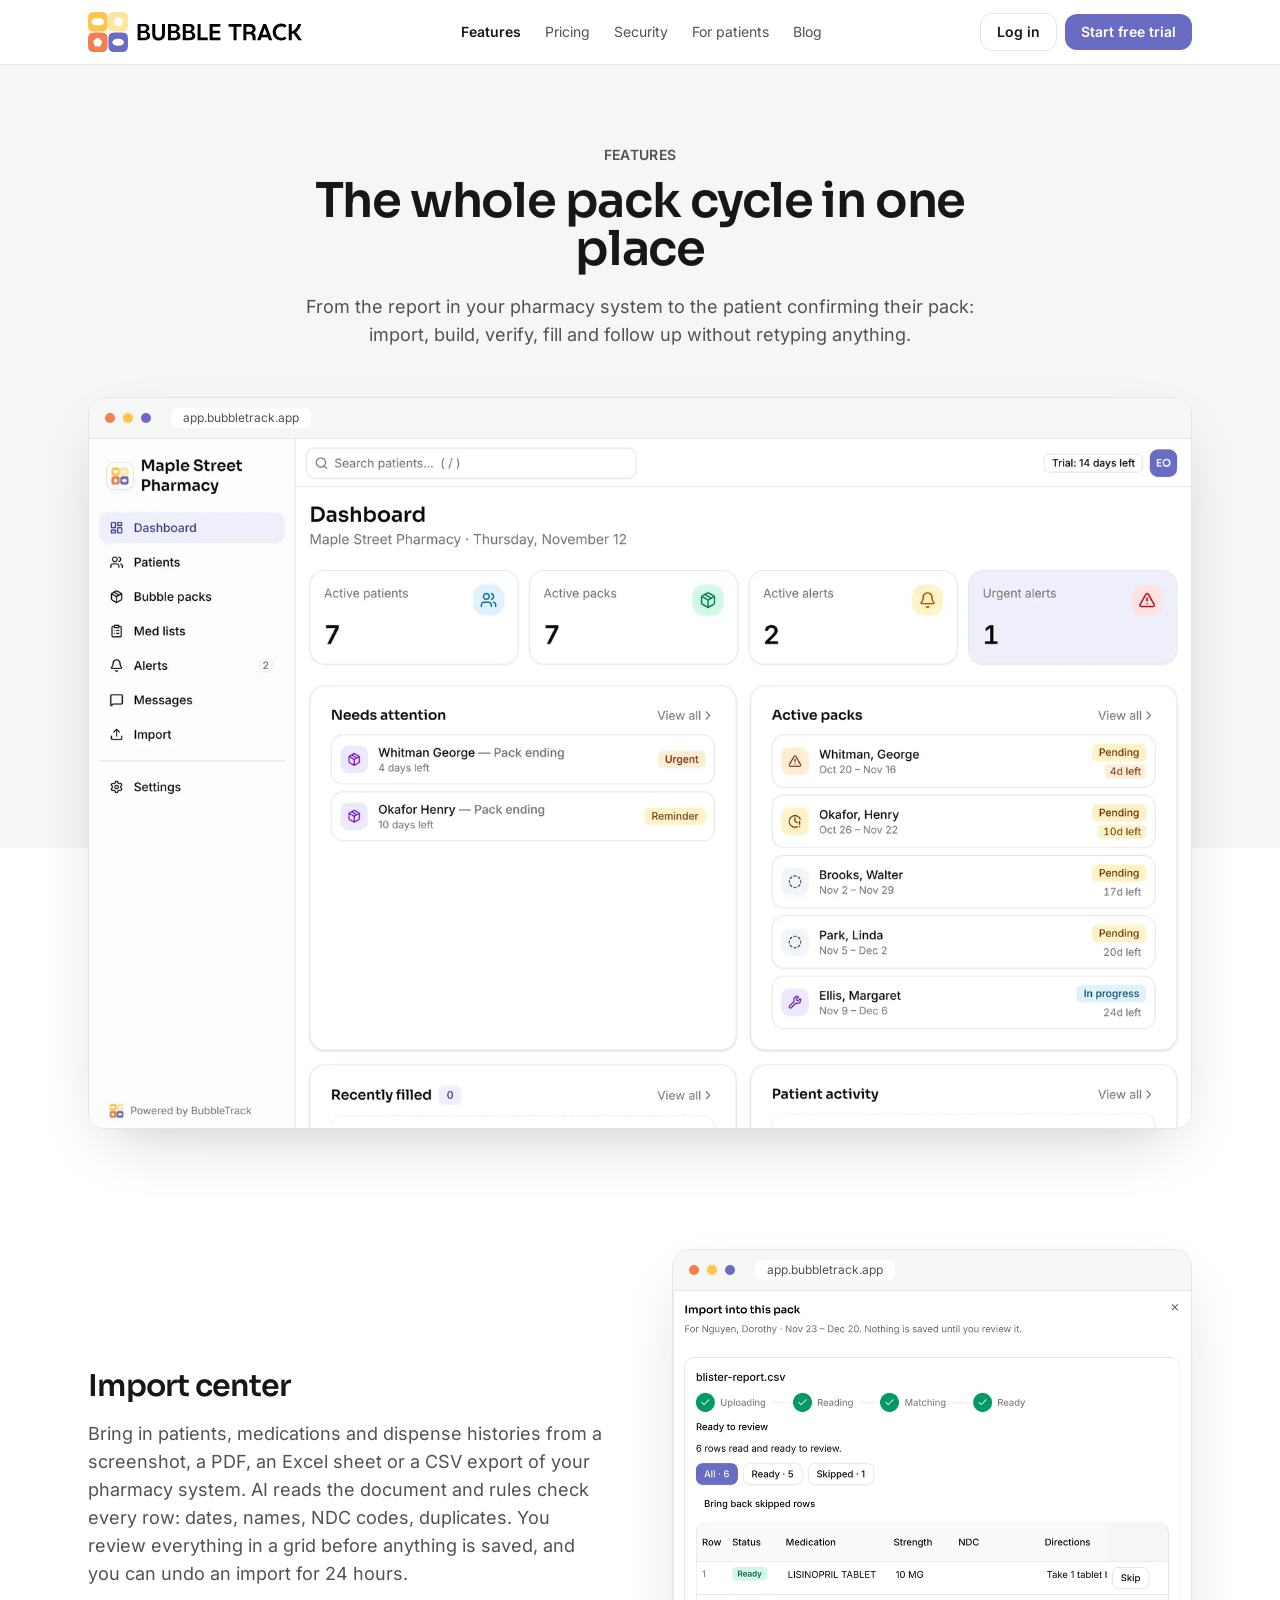
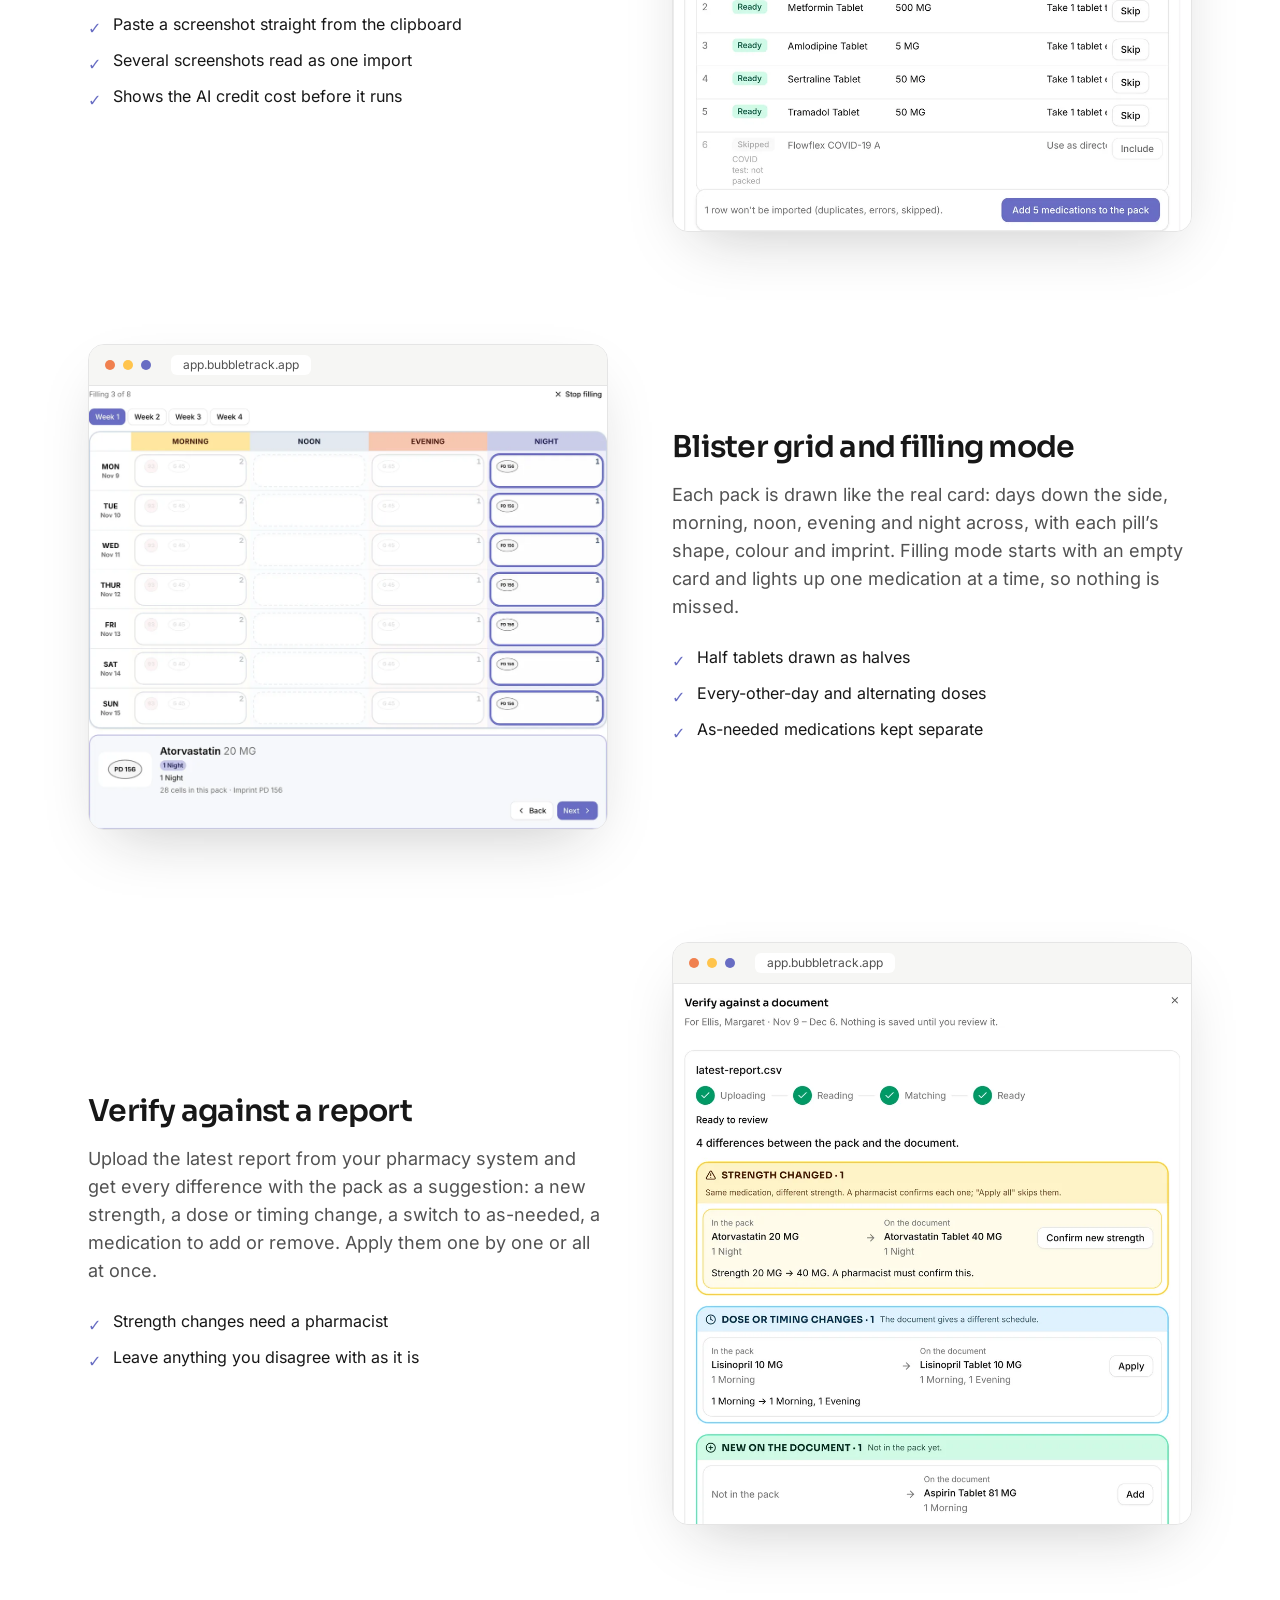
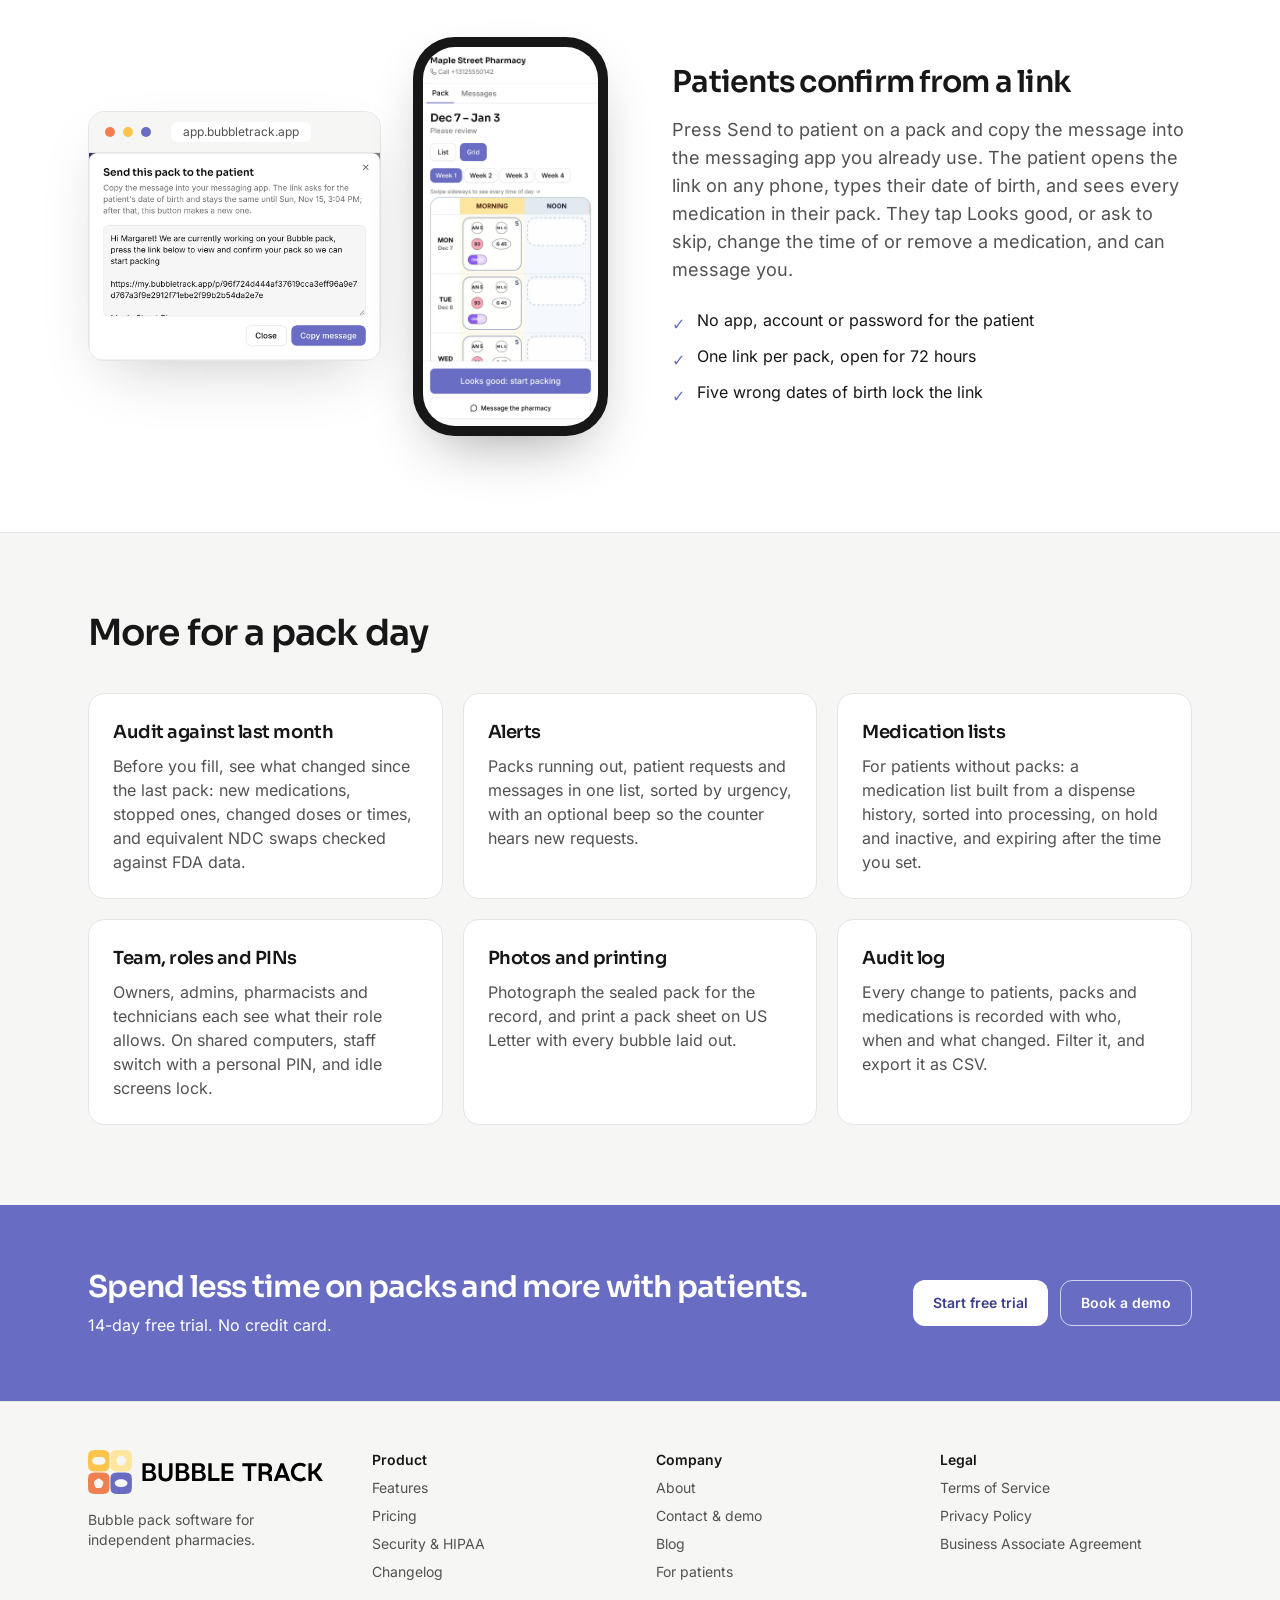
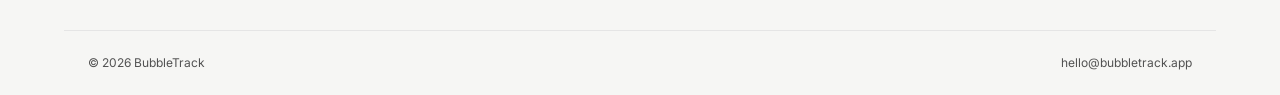
<file: features/index.html>
<!DOCTYPE html><html lang="en"> <head><meta name="robots" content="noindex"><meta charset="utf-8"><meta name="viewport" content="width=device-width, initial-scale=1"><title>Features · BubbleTrack</title><meta name="description" content="Import from any report, fill on a real blister grid one medication at a time, verify against the latest report, and let patients confirm their pack from a link."><link rel="canonical" href="https://bubbletrack.app/features/"><link rel="icon" href="/favicon.png" type="image/png"><link rel="apple-touch-icon" href="/favicon.png"><link rel="sitemap" href="/sitemap-index.xml"><meta property="og:type" content="website"><meta property="og:site_name" content="BubbleTrack"><meta property="og:title" content="Features · BubbleTrack"><meta property="og:description" content="Import from any report, fill on a real blister grid one medication at a time, verify against the latest report, and let patients confirm their pack from a link."><meta property="og:url" content="https://bubbletrack.app/features/"><meta property="og:image" content="https://bubbletrack.app/og.jpg"><meta property="og:image:width" content="1200"><meta property="og:image:height" content="630"><meta property="og:image:alt" content="BubbleTrack: a patient's bubble pack on the blister grid"><meta name="twitter:card" content="summary_large_image"><meta name="twitter:image" content="https://bubbletrack.app/og.jpg"><meta name="theme-color" content="#686dc3"><script type="application/ld+json">{"@context":"https://schema.org","@type":"Organization","name":"BubbleTrack","url":"https://bubbletrack.app","email":"hello@bubbletrack.app"}</script><link rel="stylesheet" href="/_astro/about.BS0QXqrW.css"></head> <body class="flex min-h-svh flex-col"> <a href="#main" class="sr-only focus:not-sr-only focus:absolute focus:top-2 focus:left-2 focus:rounded focus:bg-white focus:p-2">
Skip to content
</a> <header class="sticky top-0 z-10 border-b border-line bg-white/90 backdrop-blur"> <div class="container-page flex h-16 items-center justify-between gap-4"> <!-- The full horizontal logo: mark and wordmark (founder files, D-131; was on hold in D-95). --><a href="/" class="flex shrink-0 items-center no-underline"> <img src="/brand/logo.svg" alt="BubbleTrack" width="1311" height="245" class="w-auto h-8 lg:h-10"> </a> <nav aria-label="Main" class="hidden items-center gap-6 text-sm md:flex"> <a href="/features" class="no-underline hover:text-ink font-semibold text-ink" aria-current="page"> Features </a><a href="/pricing" class="no-underline hover:text-ink text-muted"> Pricing </a><a href="/security" class="no-underline hover:text-ink text-muted"> Security </a><a href="/patients" class="no-underline hover:text-ink text-muted"> For patients </a><a href="/blog" class="no-underline hover:text-ink text-muted"> Blog </a> </nav> <div class="hidden items-center gap-2 md:flex"> <a href="https://app.bubbletrack.app/login" class="btn-secondary px-4 py-2 no-underline">Log in</a> <a href="https://app.bubbletrack.app/signup" data-signup class="btn-primary px-4 py-2 no-underline">Start free trial</a> </div> <details class="relative md:hidden"> <summary class="btn-secondary list-none px-3 py-2" aria-label="Menu">Menu</summary> <div class="absolute right-0 mt-2 grid w-56 gap-1 rounded-xl border border-line bg-white p-2 shadow-lg"> <a href="/features" class="rounded-lg px-3 py-2 text-sm no-underline hover:bg-soft">Features</a><a href="/pricing" class="rounded-lg px-3 py-2 text-sm no-underline hover:bg-soft">Pricing</a><a href="/security" class="rounded-lg px-3 py-2 text-sm no-underline hover:bg-soft">Security</a><a href="/patients" class="rounded-lg px-3 py-2 text-sm no-underline hover:bg-soft">For patients</a><a href="/blog" class="rounded-lg px-3 py-2 text-sm no-underline hover:bg-soft">Blog</a> <a href="https://app.bubbletrack.app/login" class="rounded-lg px-3 py-2 text-sm no-underline hover:bg-soft">Log in</a> <a href="https://app.bubbletrack.app/signup" data-signup class="btn-primary mt-1 no-underline">Start free trial</a> </div> </details> </div> </header> <main id="main" class="flex-1">  <section class="bg-[linear-gradient(to_bottom,var(--color-soft)_72%,#fff_72%)]"> <div class="container-page pt-16 pb-6 text-center lg:pt-20"> <div class="enter"> <p class="eyebrow">Features</p> <h1 class="mx-auto mt-3 max-w-3xl text-4xl font-semibold sm:text-5xl">The whole pack cycle in one place</h1> <p class="mx-auto mt-5 max-w-2xl text-lg text-muted">
From the report in your pharmacy system to the patient confirming their pack: import, build, verify, fill and
          follow up without retyping anything.
</p> </div> <!-- A real screenshot of the app (synthetic data) in a browser frame. --><figure class="overflow-hidden rounded-2xl border border-line bg-white shadow-[0_24px_60px_-24px_rgb(23_23_23/0.25)] enter enter-late mt-12"> <div class="flex items-center gap-2 border-b border-line bg-soft px-4 py-2.5" aria-hidden="true"> <span class="size-2.5 rounded-full bg-coral"></span> <span class="size-2.5 rounded-full bg-amber"></span> <span class="size-2.5 rounded-full bg-brand"></span> <span class="ml-3 truncate rounded-md bg-white px-3 py-0.5 text-xs text-muted">app.bubbletrack.app</span> </div> <img src="/screens/dashboard.webp" alt="The dashboard: active patients and packs, alerts that need attention, and every active pack with its status and days left" width="1600" height="1000" class="block h-auto w-full" loading="eager" fetchpriority="high" decoding="async"> </figure> </div> </section> <section class="container-page py-16 lg:py-24"> <div class="grid gap-20 lg:gap-28"> <article class="grid items-center gap-10 lg:grid-cols-2 lg:gap-16"> <div> <h2 class="text-2xl font-semibold sm:text-3xl">Import center</h2> <p class="mt-4 text-lg text-muted">Bring in patients, medications and dispense histories from a screenshot, a PDF, an Excel sheet or a CSV export of your pharmacy system. AI reads the document and rules check every row: dates, names, NDC codes, duplicates. You review everything in a grid before anything is saved, and you can undo an import for 24 hours.</p> <ul class="mt-6 grid gap-2"> <li class="flex gap-3"> <span aria-hidden="true" class="mt-1 text-brand">✓</span> Paste a screenshot straight from the clipboard </li><li class="flex gap-3"> <span aria-hidden="true" class="mt-1 text-brand">✓</span> Several screenshots read as one import </li><li class="flex gap-3"> <span aria-hidden="true" class="mt-1 text-brand">✓</span> Shows the AI credit cost before it runs </li> </ul> </div> <!-- A real screenshot of the app (synthetic data) in a browser frame. --><figure class="overflow-hidden rounded-2xl border border-line bg-white shadow-[0_24px_60px_-24px_rgb(23_23_23/0.25)]"> <div class="flex items-center gap-2 border-b border-line bg-soft px-4 py-2.5" aria-hidden="true"> <span class="size-2.5 rounded-full bg-coral"></span> <span class="size-2.5 rounded-full bg-amber"></span> <span class="size-2.5 rounded-full bg-brand"></span> <span class="ml-3 truncate rounded-md bg-white px-3 py-0.5 text-xs text-muted">app.bubbletrack.app</span> </div> <img src="/screens/import-review.webp" alt="Import review: rows from a blister report with their status, strength and directions" width="1000" height="1042" class="block h-auto w-full" loading="lazy" fetchpriority="auto" decoding="async"> </figure> </article><article class="grid items-center gap-10 lg:grid-cols-2 lg:gap-16"> <div class="lg:order-2"> <h2 class="text-2xl font-semibold sm:text-3xl">Blister grid and filling mode</h2> <p class="mt-4 text-lg text-muted">Each pack is drawn like the real card: days down the side, morning, noon, evening and night across, with each pill’s shape, colour and imprint. Filling mode starts with an empty card and lights up one medication at a time, so nothing is missed.</p> <ul class="mt-6 grid gap-2"> <li class="flex gap-3"> <span aria-hidden="true" class="mt-1 text-brand">✓</span> Half tablets drawn as halves </li><li class="flex gap-3"> <span aria-hidden="true" class="mt-1 text-brand">✓</span> Every-other-day and alternating doses </li><li class="flex gap-3"> <span aria-hidden="true" class="mt-1 text-brand">✓</span> As-needed medications kept separate </li> </ul> </div> <!-- A real screenshot of the app (synthetic data) in a browser frame. --><figure class="overflow-hidden rounded-2xl border border-line bg-white shadow-[0_24px_60px_-24px_rgb(23_23_23/0.25)]"> <div class="flex items-center gap-2 border-b border-line bg-soft px-4 py-2.5" aria-hidden="true"> <span class="size-2.5 rounded-full bg-coral"></span> <span class="size-2.5 rounded-full bg-amber"></span> <span class="size-2.5 rounded-full bg-brand"></span> <span class="ml-3 truncate rounded-md bg-white px-3 py-0.5 text-xs text-muted">app.bubbletrack.app</span> </div> <img src="/screens/filling.webp" alt="Filling mode with the night bubbles for one medication highlighted" width="1200" height="1027" class="block h-auto w-full" loading="lazy" fetchpriority="auto" decoding="async"> </figure> </article><article class="grid items-center gap-10 lg:grid-cols-2 lg:gap-16"> <div> <h2 class="text-2xl font-semibold sm:text-3xl">Verify against a report</h2> <p class="mt-4 text-lg text-muted">Upload the latest report from your pharmacy system and get every difference with the pack as a suggestion: a new strength, a dose or timing change, a switch to as-needed, a medication to add or remove. Apply them one by one or all at once.</p> <ul class="mt-6 grid gap-2"> <li class="flex gap-3"> <span aria-hidden="true" class="mt-1 text-brand">✓</span> Strength changes need a pharmacist </li><li class="flex gap-3"> <span aria-hidden="true" class="mt-1 text-brand">✓</span> Leave anything you disagree with as it is </li> </ul> </div> <!-- A real screenshot of the app (synthetic data) in a browser frame. --><figure class="overflow-hidden rounded-2xl border border-line bg-white shadow-[0_24px_60px_-24px_rgb(23_23_23/0.25)]"> <div class="flex items-center gap-2 border-b border-line bg-soft px-4 py-2.5" aria-hidden="true"> <span class="size-2.5 rounded-full bg-coral"></span> <span class="size-2.5 rounded-full bg-amber"></span> <span class="size-2.5 rounded-full bg-brand"></span> <span class="ml-3 truncate rounded-md bg-white px-3 py-0.5 text-xs text-muted">app.bubbletrack.app</span> </div> <img src="/screens/verify.webp" alt="Verify against a document: suggestions grouped by kind, each with Apply" width="1000" height="1042" class="block h-auto w-full" loading="lazy" fetchpriority="auto" decoding="async"> </figure> </article> <article class="grid items-center gap-10 lg:grid-cols-2 lg:gap-16"> <div class="lg:order-2"> <h2 class="text-2xl font-semibold sm:text-3xl">Patients confirm from a link</h2> <p class="mt-4 text-lg text-muted">
Press Send to patient on a pack and copy the message into the messaging app you already use. The patient
            opens the link on any phone, types their date of birth, and sees every medication in their pack. They tap
            Looks good, or ask to skip, change the time of or remove a medication, and can message you.
</p> <ul class="mt-6 grid gap-2"> <li class="flex gap-3"><span aria-hidden="true" class="mt-1 text-brand">✓</span>No app, account or password for the patient</li> <li class="flex gap-3"><span aria-hidden="true" class="mt-1 text-brand">✓</span>One link per pack, open for 72 hours</li> <li class="flex gap-3"><span aria-hidden="true" class="mt-1 text-brand">✓</span>Five wrong dates of birth lock the link</li> </ul> </div> <div class="grid items-center gap-8 sm:grid-cols-[3fr_2fr]"> <!-- A real screenshot of the app (synthetic data) in a browser frame. --><figure class="overflow-hidden rounded-2xl border border-line bg-white shadow-[0_24px_60px_-24px_rgb(23_23_23/0.25)]"> <div class="flex items-center gap-2 border-b border-line bg-soft px-4 py-2.5" aria-hidden="true"> <span class="size-2.5 rounded-full bg-coral"></span> <span class="size-2.5 rounded-full bg-amber"></span> <span class="size-2.5 rounded-full bg-brand"></span> <span class="ml-3 truncate rounded-md bg-white px-3 py-0.5 text-xs text-muted">app.bubbletrack.app</span> </div> <img src="/screens/send-to-patient.webp" alt="Send this pack to the patient: a ready message with the pack link and a Copy message button" width="1000" height="711" class="block h-auto w-full" loading="lazy" fetchpriority="auto" decoding="async"> </figure> <!-- A real screenshot of the patient's pack link (synthetic data) in a phone frame. --><figure class="mx-auto w-full max-w-[17rem] rounded-[2.6rem] bg-ink p-2.5 shadow-[0_24px_60px_-24px_rgb(23_23_23/0.45)]"> <img src="/screens/patient-grid.webp" alt="The patient's pack on a phone, shown as a weekly grid" width="780" height="1688" class="block h-auto w-full rounded-[2rem] bg-white" loading="lazy" decoding="async"> </figure> </div> </article> </div> </section> <section class="border-t border-line bg-soft" aria-labelledby="also"> <div class="container-page py-16 lg:py-20"> <h2 id="also" class="text-3xl font-semibold sm:text-4xl">More for a pack day</h2> <ul class="mt-10 grid gap-5 sm:grid-cols-2 lg:grid-cols-3"> <li class="rounded-2xl border border-line bg-white p-6"> <h3 class="text-lg font-semibold">Audit against last month</h3> <p class="mt-2 text-muted">Before you fill, see what changed since the last pack: new medications, stopped ones, changed doses or times, and equivalent NDC swaps checked against FDA data.</p> </li><li class="rounded-2xl border border-line bg-white p-6"> <h3 class="text-lg font-semibold">Alerts</h3> <p class="mt-2 text-muted">Packs running out, patient requests and messages in one list, sorted by urgency, with an optional beep so the counter hears new requests.</p> </li><li class="rounded-2xl border border-line bg-white p-6"> <h3 class="text-lg font-semibold">Medication lists</h3> <p class="mt-2 text-muted">For patients without packs: a medication list built from a dispense history, sorted into processing, on hold and inactive, and expiring after the time you set.</p> </li><li class="rounded-2xl border border-line bg-white p-6"> <h3 class="text-lg font-semibold">Team, roles and PINs</h3> <p class="mt-2 text-muted">Owners, admins, pharmacists and technicians each see what their role allows. On shared computers, staff switch with a personal PIN, and idle screens lock.</p> </li><li class="rounded-2xl border border-line bg-white p-6"> <h3 class="text-lg font-semibold">Photos and printing</h3> <p class="mt-2 text-muted">Photograph the sealed pack for the record, and print a pack sheet on US Letter with every bubble laid out.</p> </li><li class="rounded-2xl border border-line bg-white p-6"> <h3 class="text-lg font-semibold">Audit log</h3> <p class="mt-2 text-muted">Every change to patients, packs and medications is recorded with who, when and what changed. Filter it, and export it as CSV.</p> </li> </ul> </div> </section> <section class="bg-brand py-16 text-white"> <div class="container-page flex flex-col items-start justify-between gap-6 md:flex-row md:items-center"> <div> <h2 class="text-2xl font-semibold text-white sm:text-3xl">Spend less time on packs and more with patients.</h2> <p class="mt-2 text-white">14-day free trial. No credit card.</p> </div> <div class="flex flex-wrap gap-3"> <a href="https://app.bubbletrack.app/signup" data-signup class="btn bg-white text-brand-ink no-underline hover:bg-brand-tint">
Start free trial
</a> <a href="/contact" class="btn border border-white/70 text-white no-underline hover:bg-brand-dark">
Book a demo
</a> </div> </div> </section>  </main> <footer class="border-t border-line bg-soft"> <div class="container-page grid gap-8 py-12 text-sm sm:grid-cols-2 lg:grid-cols-4"> <div class="grid content-start gap-4"> <!-- The full horizontal logo: mark and wordmark (founder files, D-131; was on hold in D-95). --><a href="/" class="flex shrink-0 items-center no-underline"> <img src="/brand/logo.svg" alt="BubbleTrack" width="1311" height="245" class="w-auto h-11"> </a> <p class="text-muted">Bubble pack software for independent pharmacies.</p> </div> <nav aria-label="Product" class="grid content-start gap-2"> <p class="font-semibold">Product</p> <a href="/features" class="text-muted no-underline hover:text-ink">Features</a> <a href="/pricing" class="text-muted no-underline hover:text-ink">Pricing</a> <a href="/security" class="text-muted no-underline hover:text-ink">Security &amp; HIPAA</a> <a href="/changelog" class="text-muted no-underline hover:text-ink">Changelog</a> </nav> <nav aria-label="Company" class="grid content-start gap-2"> <p class="font-semibold">Company</p> <a href="/about" class="text-muted no-underline hover:text-ink">About</a> <a href="/contact" class="text-muted no-underline hover:text-ink">Contact &amp; demo</a> <a href="/blog" class="text-muted no-underline hover:text-ink">Blog</a> <a href="/patients" class="text-muted no-underline hover:text-ink">For patients</a> </nav> <nav aria-label="Legal" class="grid content-start gap-2"> <p class="font-semibold">Legal</p> <a href="/legal/terms" class="text-muted no-underline hover:text-ink">Terms of Service</a> <a href="/legal/privacy" class="text-muted no-underline hover:text-ink">Privacy Policy</a> <a href="/legal/baa" class="text-muted no-underline hover:text-ink">Business Associate Agreement</a> </nav> </div> <div class="container-page flex flex-wrap justify-between gap-2 border-t border-line py-6 text-xs text-muted"> <p>© 2026 BubbleTrack</p> <p> <a href="mailto:hello@bubbletrack.app" class="no-underline hover:text-ink">hello@bubbletrack.app</a> </p> </div> </footer> <script type="module">const r=new URLSearchParams(location.search),n=[...r.entries()].filter(([e])=>e.startsWith("utm_"));try{if(!sessionStorage.getItem("bt-utm")){const e=t=>"utm"+t[4].toUpperCase()+t.slice(5),s={landingPage:location.pathname.slice(0,300)};for(const[t,a]of n)["utm_source","utm_medium","utm_campaign"].includes(t)&&(s[e(t)]=a.slice(0,100));sessionStorage.setItem("bt-utm",JSON.stringify(s))}}catch{}n.length&&document.querySelectorAll("a[data-signup]").forEach(e=>{const s=new URL(e.href);n.forEach(([t,a])=>s.searchParams.set(t,a)),e.href=s.toString()});</script> </body> </html>
</file>
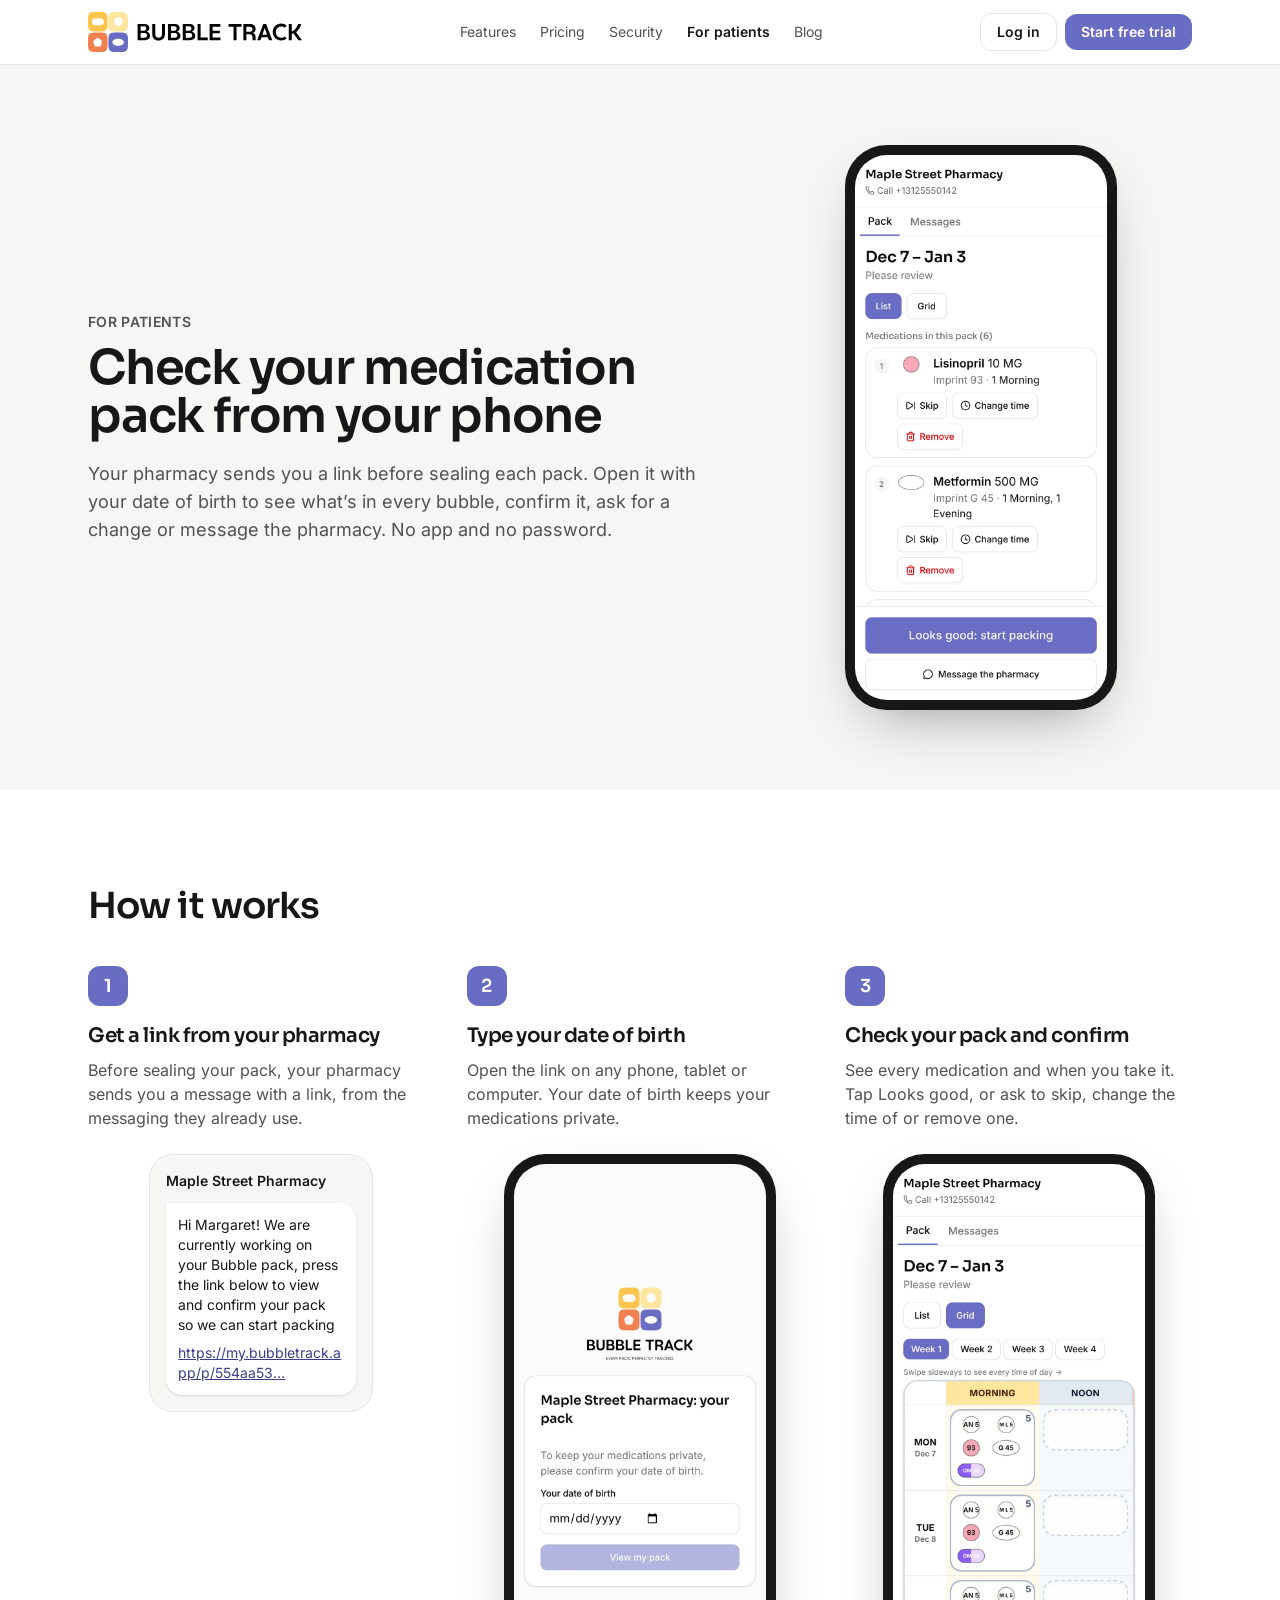
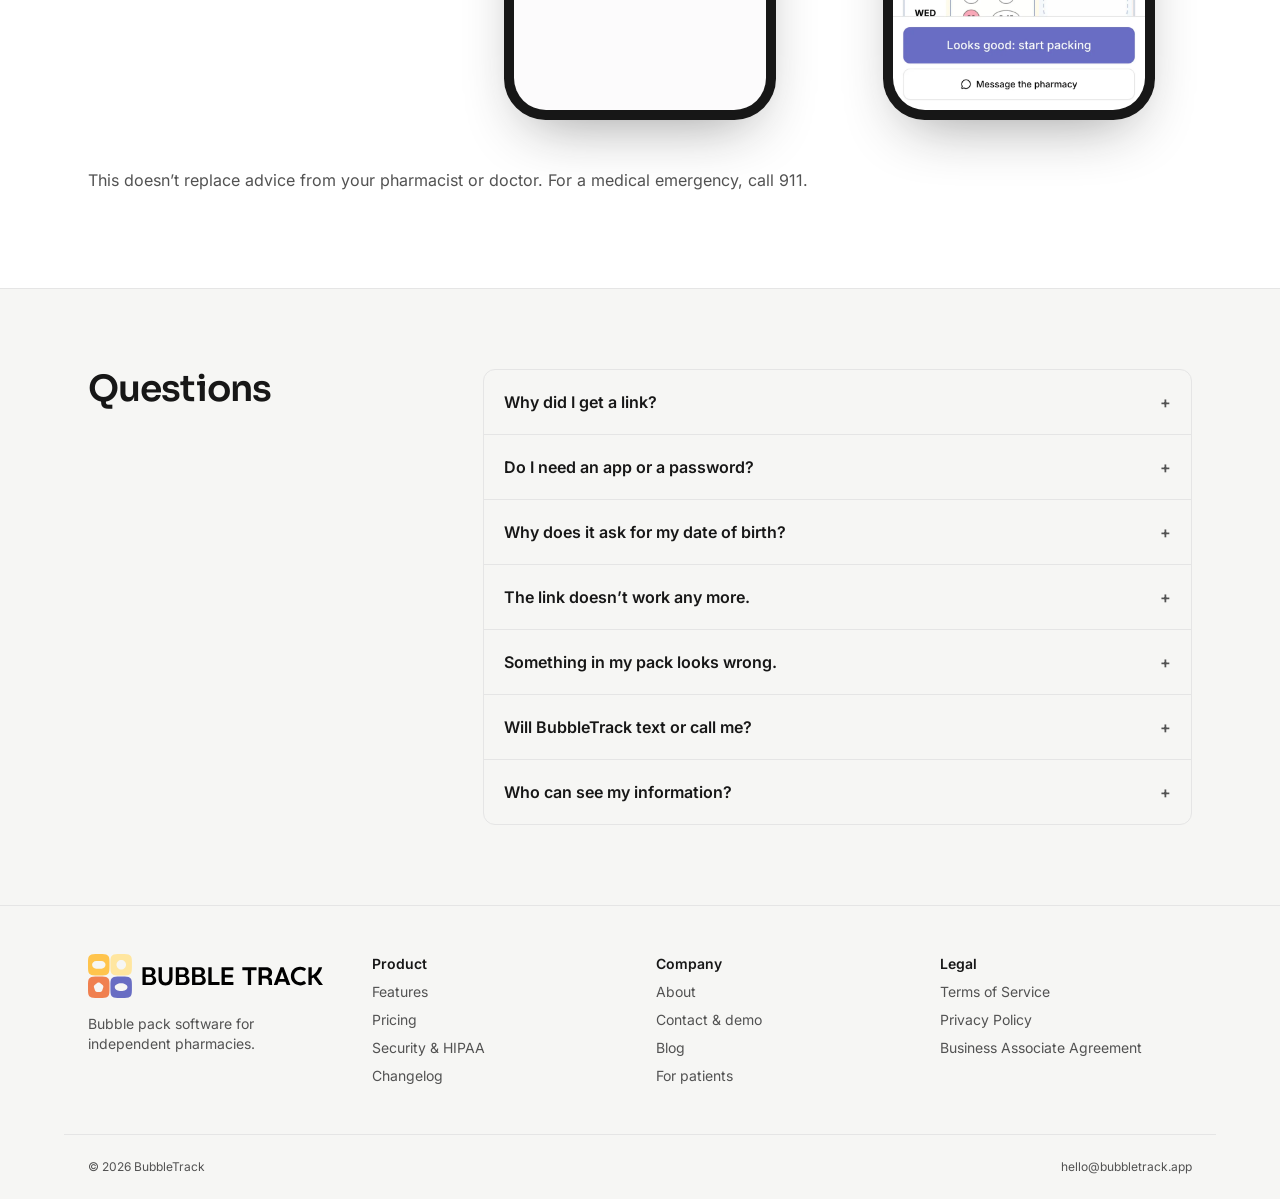
<file: patients/index.html>
<!DOCTYPE html><html lang="en"> <head><meta name="robots" content="noindex"><meta charset="utf-8"><meta name="viewport" content="width=device-width, initial-scale=1"><title>For patients · BubbleTrack</title><meta name="description" content="Your pharmacy sends you a link to check your medication pack before sealing it. Open it with your date of birth: no app, no password."><link rel="canonical" href="https://bubbletrack.app/patients/"><link rel="icon" href="/favicon.png" type="image/png"><link rel="apple-touch-icon" href="/favicon.png"><link rel="sitemap" href="/sitemap-index.xml"><meta property="og:type" content="website"><meta property="og:site_name" content="BubbleTrack"><meta property="og:title" content="For patients · BubbleTrack"><meta property="og:description" content="Your pharmacy sends you a link to check your medication pack before sealing it. Open it with your date of birth: no app, no password."><meta property="og:url" content="https://bubbletrack.app/patients/"><meta property="og:image" content="https://bubbletrack.app/og.jpg"><meta property="og:image:width" content="1200"><meta property="og:image:height" content="630"><meta property="og:image:alt" content="BubbleTrack: a patient's bubble pack on the blister grid"><meta name="twitter:card" content="summary_large_image"><meta name="twitter:image" content="https://bubbletrack.app/og.jpg"><meta name="theme-color" content="#686dc3"><script type="application/ld+json">{"@context":"https://schema.org","@type":"Organization","name":"BubbleTrack","url":"https://bubbletrack.app","email":"hello@bubbletrack.app"}</script><link rel="stylesheet" href="/_astro/about.BS0QXqrW.css"></head> <body class="flex min-h-svh flex-col"> <a href="#main" class="sr-only focus:not-sr-only focus:absolute focus:top-2 focus:left-2 focus:rounded focus:bg-white focus:p-2">
Skip to content
</a> <header class="sticky top-0 z-10 border-b border-line bg-white/90 backdrop-blur"> <div class="container-page flex h-16 items-center justify-between gap-4"> <!-- The full horizontal logo: mark and wordmark (founder files, D-131; was on hold in D-95). --><a href="/" class="flex shrink-0 items-center no-underline"> <img src="/brand/logo.svg" alt="BubbleTrack" width="1311" height="245" class="w-auto h-8 lg:h-10"> </a> <nav aria-label="Main" class="hidden items-center gap-6 text-sm md:flex"> <a href="/features" class="no-underline hover:text-ink text-muted"> Features </a><a href="/pricing" class="no-underline hover:text-ink text-muted"> Pricing </a><a href="/security" class="no-underline hover:text-ink text-muted"> Security </a><a href="/patients" class="no-underline hover:text-ink font-semibold text-ink" aria-current="page"> For patients </a><a href="/blog" class="no-underline hover:text-ink text-muted"> Blog </a> </nav> <div class="hidden items-center gap-2 md:flex"> <a href="https://app.bubbletrack.app/login" class="btn-secondary px-4 py-2 no-underline">Log in</a> <a href="https://app.bubbletrack.app/signup" data-signup class="btn-primary px-4 py-2 no-underline">Start free trial</a> </div> <details class="relative md:hidden"> <summary class="btn-secondary list-none px-3 py-2" aria-label="Menu">Menu</summary> <div class="absolute right-0 mt-2 grid w-56 gap-1 rounded-xl border border-line bg-white p-2 shadow-lg"> <a href="/features" class="rounded-lg px-3 py-2 text-sm no-underline hover:bg-soft">Features</a><a href="/pricing" class="rounded-lg px-3 py-2 text-sm no-underline hover:bg-soft">Pricing</a><a href="/security" class="rounded-lg px-3 py-2 text-sm no-underline hover:bg-soft">Security</a><a href="/patients" class="rounded-lg px-3 py-2 text-sm no-underline hover:bg-soft">For patients</a><a href="/blog" class="rounded-lg px-3 py-2 text-sm no-underline hover:bg-soft">Blog</a> <a href="https://app.bubbletrack.app/login" class="rounded-lg px-3 py-2 text-sm no-underline hover:bg-soft">Log in</a> <a href="https://app.bubbletrack.app/signup" data-signup class="btn-primary mt-1 no-underline">Start free trial</a> </div> </details> </div> </header> <main id="main" class="flex-1">  <section class="overflow-hidden bg-soft"> <div class="container-page grid items-center gap-12 py-16 lg:grid-cols-[3fr_2fr] lg:py-20"> <div class="enter"> <p class="eyebrow">For patients</p> <h1 class="mt-3 max-w-3xl text-4xl font-semibold sm:text-5xl">Check your medication pack from your phone</h1> <p class="mt-5 max-w-2xl text-lg text-muted">
Your pharmacy sends you a link before sealing each pack. Open it with your date of birth to see what’s in
          every bubble, confirm it, ask for a change or message the pharmacy. No app and no password.
</p> </div> <!-- A real screenshot of the patient's pack link (synthetic data) in a phone frame. --><figure class="mx-auto w-full max-w-[17rem] rounded-[2.6rem] bg-ink p-2.5 shadow-[0_24px_60px_-24px_rgb(23_23_23/0.45)] enter enter-late"> <img src="/screens/patient-pack.webp" alt="A pack on a phone: each medication with Skip, Change time and Remove, a Looks good button and Message the pharmacy" width="780" height="1688" class="block h-auto w-full rounded-[2rem] bg-white" loading="eager" decoding="async"> </figure> </div> </section> <section class="container-page py-16 lg:py-24" aria-labelledby="how"> <h2 id="how" class="text-3xl font-semibold sm:text-4xl">How it works</h2> <ol class="mt-10 grid gap-10 md:grid-cols-3 md:gap-8"> <li class="flex flex-col gap-6"> <div> <span class="flex size-10 items-center justify-center rounded-xl bg-brand font-heading text-lg font-semibold text-white"> 1 </span> <h3 class="mt-4 text-xl font-semibold">Get a link from your pharmacy</h3> <p class="mt-2 text-muted">Before sealing your pack, your pharmacy sends you a message with a link, from the messaging they already use.</p> </div> <div class="mx-auto w-full max-w-[14rem] rounded-3xl border border-line bg-soft p-4 text-left text-sm"> <p class="font-semibold">Maple Street Pharmacy</p> <p class="mt-3 rounded-2xl rounded-tl-sm bg-white p-3 shadow-sm">
Hi Margaret! We are currently working on your Bubble pack, press the link below to view and confirm
                  your pack so we can start packing
<span class="mt-2 block break-all text-brand-ink underline">https://my.bubbletrack.app/p/554aa53…</span> </p> </div> </li><li class="flex flex-col gap-6"> <div> <span class="flex size-10 items-center justify-center rounded-xl bg-brand font-heading text-lg font-semibold text-white"> 2 </span> <h3 class="mt-4 text-xl font-semibold">Type your date of birth</h3> <p class="mt-2 text-muted">Open the link on any phone, tablet or computer. Your date of birth keeps your medications private.</p> </div> <!-- A real screenshot of the patient's pack link (synthetic data) in a phone frame. --><figure class="mx-auto w-full max-w-[17rem] rounded-[2.6rem] bg-ink p-2.5 shadow-[0_24px_60px_-24px_rgb(23_23_23/0.45)] max-w-[14rem]"> <img src="/screens/patient-dob.webp" alt="The pack link asking for the date of birth" width="780" height="1688" class="block h-auto w-full rounded-[2rem] bg-white" loading="lazy" decoding="async"> </figure> </li><li class="flex flex-col gap-6"> <div> <span class="flex size-10 items-center justify-center rounded-xl bg-brand font-heading text-lg font-semibold text-white"> 3 </span> <h3 class="mt-4 text-xl font-semibold">Check your pack and confirm</h3> <p class="mt-2 text-muted">See every medication and when you take it. Tap Looks good, or ask to skip, change the time of or remove one.</p> </div> <!-- A real screenshot of the patient's pack link (synthetic data) in a phone frame. --><figure class="mx-auto w-full max-w-[17rem] rounded-[2.6rem] bg-ink p-2.5 shadow-[0_24px_60px_-24px_rgb(23_23_23/0.45)] max-w-[14rem]"> <img src="/screens/patient-grid.webp" alt="A pack on a phone as a weekly grid of morning and noon bubbles" width="780" height="1688" class="block h-auto w-full rounded-[2rem] bg-white" loading="lazy" decoding="async"> </figure> </li> </ol> <p class="mt-12 text-muted">
This doesn’t replace advice from your pharmacist or doctor. For a medical emergency, call 911.
</p> </section> <section class="border-t border-line bg-soft" aria-labelledby="questions"> <div class="container-page grid gap-10 py-16 lg:grid-cols-[1fr_2fr] lg:py-20"> <h2 id="questions" class="text-3xl font-semibold sm:text-4xl">Questions</h2> <div class="divide-y divide-line rounded-xl border border-line"> <details class="group p-5"> <summary class="flex cursor-pointer list-none items-center justify-between gap-4 font-semibold"> Why did I get a link? <span class="text-muted transition-transform group-open:rotate-45" aria-hidden="true">
+
</span> </summary> <p class="mt-3 text-muted">Your pharmacy uses BubbleTrack to prepare your medication packs. They send you a link before sealing each pack so you can check what’s in it.</p> </details><details class="group p-5"> <summary class="flex cursor-pointer list-none items-center justify-between gap-4 font-semibold"> Do I need an app or a password? <span class="text-muted transition-transform group-open:rotate-45" aria-hidden="true">
+
</span> </summary> <p class="mt-3 text-muted">No. Open the link on any phone, tablet or computer and type your date of birth. There is nothing to install and no account to make.</p> </details><details class="group p-5"> <summary class="flex cursor-pointer list-none items-center justify-between gap-4 font-semibold"> Why does it ask for my date of birth? <span class="text-muted transition-transform group-open:rotate-45" aria-hidden="true">
+
</span> </summary> <p class="mt-3 text-muted">So only you can open your pack, even if someone else sees the message. After five wrong tries the link locks; call your pharmacy for a new one.</p> </details><details class="group p-5"> <summary class="flex cursor-pointer list-none items-center justify-between gap-4 font-semibold"> The link doesn’t work any more. <span class="text-muted transition-transform group-open:rotate-45" aria-hidden="true">
+
</span> </summary> <p class="mt-3 text-muted">Each link works for 72 hours, and only the newest link for a pack works. Ask your pharmacy to send you a new one.</p> </details><details class="group p-5"> <summary class="flex cursor-pointer list-none items-center justify-between gap-4 font-semibold"> Something in my pack looks wrong. <span class="text-muted transition-transform group-open:rotate-45" aria-hidden="true">
+
</span> </summary> <p class="mt-3 text-muted">Tap Skip, Change time or Remove on that medication, or message your pharmacy from the link. For anything urgent, call your pharmacy.</p> </details><details class="group p-5"> <summary class="flex cursor-pointer list-none items-center justify-between gap-4 font-semibold"> Will BubbleTrack text or call me? <span class="text-muted transition-transform group-open:rotate-45" aria-hidden="true">
+
</span> </summary> <p class="mt-3 text-muted">No. Only your pharmacy sends you the link. BubbleTrack never texts, calls or emails patients.</p> </details><details class="group p-5"> <summary class="flex cursor-pointer list-none items-center justify-between gap-4 font-semibold"> Who can see my information? <span class="text-muted transition-transform group-open:rotate-45" aria-hidden="true">
+
</span> </summary> <p class="mt-3 text-muted">Only your pharmacy’s staff and you. Your information is never sold or used for advertising.</p> </details> </div> </div> </section>  </main> <footer class="border-t border-line bg-soft"> <div class="container-page grid gap-8 py-12 text-sm sm:grid-cols-2 lg:grid-cols-4"> <div class="grid content-start gap-4"> <!-- The full horizontal logo: mark and wordmark (founder files, D-131; was on hold in D-95). --><a href="/" class="flex shrink-0 items-center no-underline"> <img src="/brand/logo.svg" alt="BubbleTrack" width="1311" height="245" class="w-auto h-11"> </a> <p class="text-muted">Bubble pack software for independent pharmacies.</p> </div> <nav aria-label="Product" class="grid content-start gap-2"> <p class="font-semibold">Product</p> <a href="/features" class="text-muted no-underline hover:text-ink">Features</a> <a href="/pricing" class="text-muted no-underline hover:text-ink">Pricing</a> <a href="/security" class="text-muted no-underline hover:text-ink">Security &amp; HIPAA</a> <a href="/changelog" class="text-muted no-underline hover:text-ink">Changelog</a> </nav> <nav aria-label="Company" class="grid content-start gap-2"> <p class="font-semibold">Company</p> <a href="/about" class="text-muted no-underline hover:text-ink">About</a> <a href="/contact" class="text-muted no-underline hover:text-ink">Contact &amp; demo</a> <a href="/blog" class="text-muted no-underline hover:text-ink">Blog</a> <a href="/patients" class="text-muted no-underline hover:text-ink">For patients</a> </nav> <nav aria-label="Legal" class="grid content-start gap-2"> <p class="font-semibold">Legal</p> <a href="/legal/terms" class="text-muted no-underline hover:text-ink">Terms of Service</a> <a href="/legal/privacy" class="text-muted no-underline hover:text-ink">Privacy Policy</a> <a href="/legal/baa" class="text-muted no-underline hover:text-ink">Business Associate Agreement</a> </nav> </div> <div class="container-page flex flex-wrap justify-between gap-2 border-t border-line py-6 text-xs text-muted"> <p>© 2026 BubbleTrack</p> <p> <a href="mailto:hello@bubbletrack.app" class="no-underline hover:text-ink">hello@bubbletrack.app</a> </p> </div> </footer> <script type="module">const r=new URLSearchParams(location.search),n=[...r.entries()].filter(([e])=>e.startsWith("utm_"));try{if(!sessionStorage.getItem("bt-utm")){const e=t=>"utm"+t[4].toUpperCase()+t.slice(5),s={landingPage:location.pathname.slice(0,300)};for(const[t,a]of n)["utm_source","utm_medium","utm_campaign"].includes(t)&&(s[e(t)]=a.slice(0,100));sessionStorage.setItem("bt-utm",JSON.stringify(s))}}catch{}n.length&&document.querySelectorAll("a[data-signup]").forEach(e=>{const s=new URL(e.href);n.forEach(([t,a])=>s.searchParams.set(t,a)),e.href=s.toString()});</script> </body> </html>
</file>
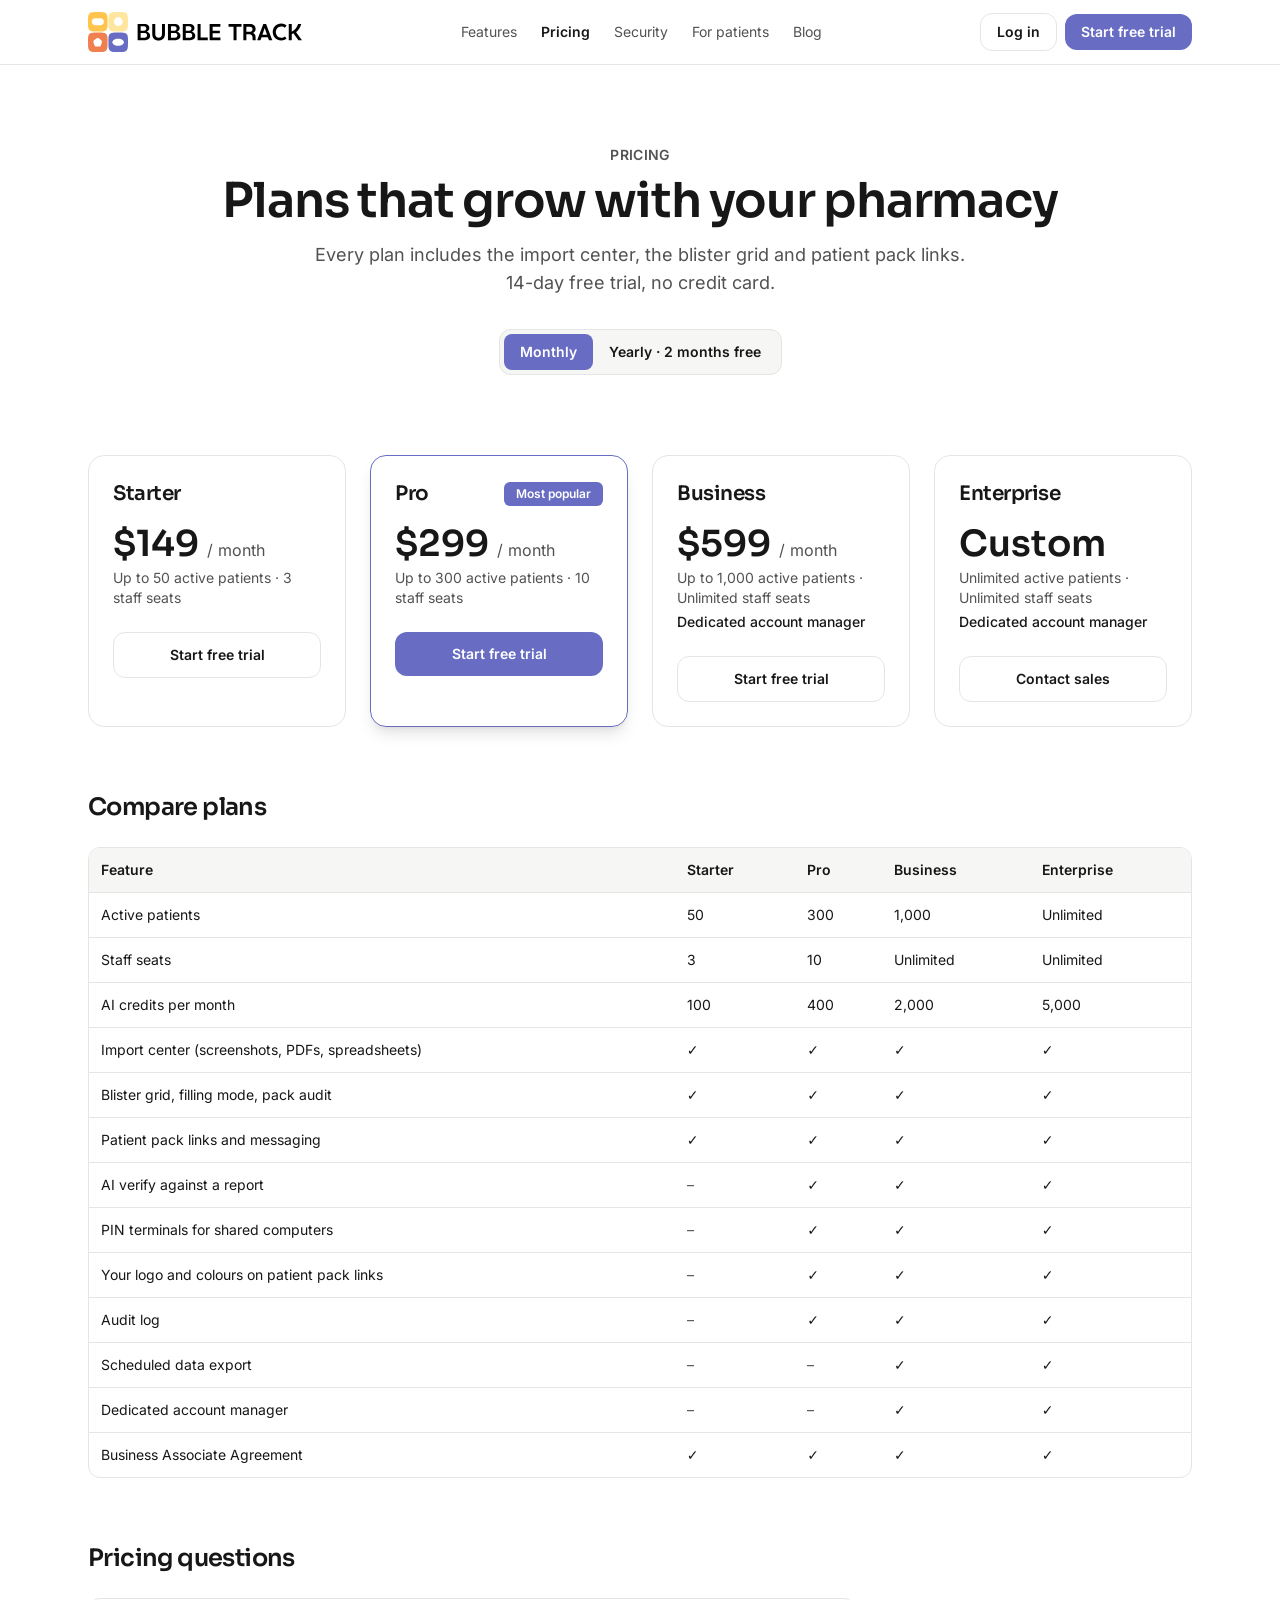
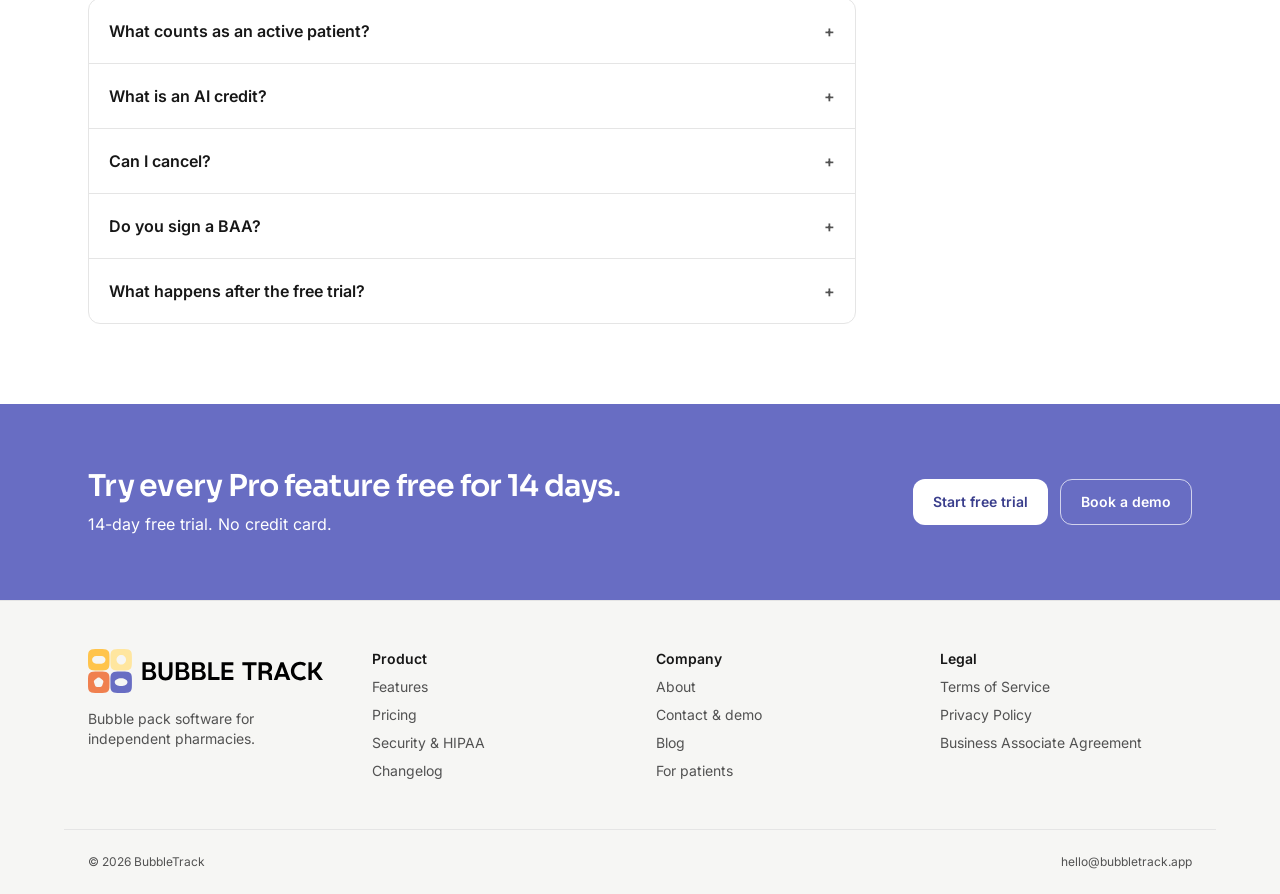
<file: pricing/index.html>
<!DOCTYPE html><html lang="en"> <head><meta name="robots" content="noindex"><meta charset="utf-8"><meta name="viewport" content="width=device-width, initial-scale=1"><title>Pricing · BubbleTrack</title><meta name="description" content="Simple plans for independent pharmacies, priced by active patients. Pay yearly and get two months free. 14-day free trial, no credit card."><link rel="canonical" href="https://bubbletrack.app/pricing/"><link rel="icon" href="/favicon.png" type="image/png"><link rel="apple-touch-icon" href="/favicon.png"><link rel="sitemap" href="/sitemap-index.xml"><meta property="og:type" content="website"><meta property="og:site_name" content="BubbleTrack"><meta property="og:title" content="Pricing · BubbleTrack"><meta property="og:description" content="Simple plans for independent pharmacies, priced by active patients. Pay yearly and get two months free. 14-day free trial, no credit card."><meta property="og:url" content="https://bubbletrack.app/pricing/"><meta property="og:image" content="https://bubbletrack.app/og.jpg"><meta property="og:image:width" content="1200"><meta property="og:image:height" content="630"><meta property="og:image:alt" content="BubbleTrack: a patient's bubble pack on the blister grid"><meta name="twitter:card" content="summary_large_image"><meta name="twitter:image" content="https://bubbletrack.app/og.jpg"><meta name="theme-color" content="#686dc3"><script type="application/ld+json">{"@context":"https://schema.org","@type":"Organization","name":"BubbleTrack","url":"https://bubbletrack.app","email":"hello@bubbletrack.app"}</script><script type="application/ld+json">{"@context":"https://schema.org","@type":"FAQPage","mainEntity":[{"@type":"Question","name":"What counts as an active patient?","acceptedAnswer":{"@type":"Answer","text":"A patient whose pack or medication list was worked on in the last 60 days. Other patients keep their history and don’t count toward your plan."}},{"@type":"Question","name":"What is an AI credit?","acceptedAnswer":{"@type":"Answer","text":"Reading one page of a screenshot or PDF with AI uses one credit, and so does matching the columns of a spreadsheet (none when a saved template already matches). Unused credits don’t roll over."}},{"@type":"Question","name":"Can I cancel?","acceptedAnswer":{"@type":"Answer","text":"Yes, any time from Settings › Billing. Your plan runs to the end of the period you paid for, and you can export your data."}},{"@type":"Question","name":"Do you sign a BAA?","acceptedAnswer":{"@type":"Answer","text":"Yes. Every pharmacy accepts our Business Associate Agreement when it signs up, on every plan."}},{"@type":"Question","name":"What happens after the free trial?","acceptedAnswer":{"@type":"Answer","text":"The 14-day trial runs on Pro features with lower limits. Choose any plan to continue; without one the pharmacy becomes read-only and your data is kept for 90 days."}}]}</script><link rel="stylesheet" href="/_astro/about.BS0QXqrW.css"></head> <body class="flex min-h-svh flex-col"> <a href="#main" class="sr-only focus:not-sr-only focus:absolute focus:top-2 focus:left-2 focus:rounded focus:bg-white focus:p-2">
Skip to content
</a> <header class="sticky top-0 z-10 border-b border-line bg-white/90 backdrop-blur"> <div class="container-page flex h-16 items-center justify-between gap-4"> <!-- The full horizontal logo: mark and wordmark (founder files, D-131; was on hold in D-95). --><a href="/" class="flex shrink-0 items-center no-underline"> <img src="/brand/logo.svg" alt="BubbleTrack" width="1311" height="245" class="w-auto h-8 lg:h-10"> </a> <nav aria-label="Main" class="hidden items-center gap-6 text-sm md:flex"> <a href="/features" class="no-underline hover:text-ink text-muted"> Features </a><a href="/pricing" class="no-underline hover:text-ink font-semibold text-ink" aria-current="page"> Pricing </a><a href="/security" class="no-underline hover:text-ink text-muted"> Security </a><a href="/patients" class="no-underline hover:text-ink text-muted"> For patients </a><a href="/blog" class="no-underline hover:text-ink text-muted"> Blog </a> </nav> <div class="hidden items-center gap-2 md:flex"> <a href="https://app.bubbletrack.app/login" class="btn-secondary px-4 py-2 no-underline">Log in</a> <a href="https://app.bubbletrack.app/signup" data-signup class="btn-primary px-4 py-2 no-underline">Start free trial</a> </div> <details class="relative md:hidden"> <summary class="btn-secondary list-none px-3 py-2" aria-label="Menu">Menu</summary> <div class="absolute right-0 mt-2 grid w-56 gap-1 rounded-xl border border-line bg-white p-2 shadow-lg"> <a href="/features" class="rounded-lg px-3 py-2 text-sm no-underline hover:bg-soft">Features</a><a href="/pricing" class="rounded-lg px-3 py-2 text-sm no-underline hover:bg-soft">Pricing</a><a href="/security" class="rounded-lg px-3 py-2 text-sm no-underline hover:bg-soft">Security</a><a href="/patients" class="rounded-lg px-3 py-2 text-sm no-underline hover:bg-soft">For patients</a><a href="/blog" class="rounded-lg px-3 py-2 text-sm no-underline hover:bg-soft">Blog</a> <a href="https://app.bubbletrack.app/login" class="rounded-lg px-3 py-2 text-sm no-underline hover:bg-soft">Log in</a> <a href="https://app.bubbletrack.app/signup" data-signup class="btn-primary mt-1 no-underline">Start free trial</a> </div> </details> </div> </header> <main id="main" class="flex-1">  <section class="container-page py-16 text-center lg:py-20"> <p class="eyebrow">Pricing</p> <h1 class="mt-3 text-4xl font-semibold sm:text-5xl">Plans that grow with your pharmacy</h1> <p class="mx-auto mt-4 max-w-2xl text-lg text-muted">
Every plan includes the import center, the blister grid and patient pack links. 14-day free trial, no credit
      card.
</p> <fieldset class="mx-auto mt-8 inline-flex rounded-xl border border-line bg-soft p-1" id="billing"> <legend class="sr-only">Billing period</legend> <label class="cursor-pointer rounded-lg px-4 py-2 text-sm font-semibold has-checked:bg-brand has-checked:text-white"> <input type="radio" name="interval" value="month" class="sr-only" checked>
Monthly
</label> <label class="cursor-pointer rounded-lg px-4 py-2 text-sm font-semibold has-checked:bg-brand has-checked:text-white"> <input type="radio" name="interval" value="year" class="sr-only">
Yearly · 2 months free
</label> </fieldset> </section> <section class="container-page grid gap-6 pb-16 md:grid-cols-2 xl:grid-cols-4" id="plans" data-interval="month"> <article class="flex flex-col rounded-2xl border p-6 text-left border-line" data-plan="starter"> <div class="flex items-center justify-between"> <h2 class="text-xl font-semibold">Starter</h2>  </div> <p class="mt-4"> <span class="font-heading text-4xl font-semibold" data-price-month> $149 </span> <span class="hidden font-heading text-4xl font-semibold" data-price-year> $1,490 </span> <span class="text-muted" data-per-month>  
/ month
</span> <span class="hidden text-muted" data-per-year>  
/ year
</span> </p> <p class="mt-1 text-sm text-muted"> Up to 50 active patients
            · 3 staff seats
</p>  <a href="https://app.bubbletrack.app/signup?plan=starter&interval=month" data-signup data-plan-link="starter" class="mt-6 no-underline btn-secondary">
Start free trial
</a> </article><article class="flex flex-col rounded-2xl border p-6 text-left border-brand shadow-lg" data-plan="professional"> <div class="flex items-center justify-between"> <h2 class="text-xl font-semibold">Pro</h2> <span class="rounded-md bg-brand px-3 py-1 text-xs font-semibold text-white">Most popular</span> </div> <p class="mt-4"> <span class="font-heading text-4xl font-semibold" data-price-month> $299 </span> <span class="hidden font-heading text-4xl font-semibold" data-price-year> $2,990 </span> <span class="text-muted" data-per-month>  
/ month
</span> <span class="hidden text-muted" data-per-year>  
/ year
</span> </p> <p class="mt-1 text-sm text-muted"> Up to 300 active patients
            · 10 staff seats
</p>  <a href="https://app.bubbletrack.app/signup?plan=professional&interval=month" data-signup data-plan-link="professional" class="mt-6 no-underline btn-primary">
Start free trial
</a> </article><article class="flex flex-col rounded-2xl border p-6 text-left border-line" data-plan="business"> <div class="flex items-center justify-between"> <h2 class="text-xl font-semibold">Business</h2>  </div> <p class="mt-4"> <span class="font-heading text-4xl font-semibold" data-price-month> $599 </span> <span class="hidden font-heading text-4xl font-semibold" data-price-year> $5,990 </span> <span class="text-muted" data-per-month>  
/ month
</span> <span class="hidden text-muted" data-per-year>  
/ year
</span> </p> <p class="mt-1 text-sm text-muted"> Up to 1,000 active patients
            · Unlimited staff seats
</p> <p class="mt-1 text-sm font-medium">Dedicated account manager</p> <a href="https://app.bubbletrack.app/signup?plan=business&interval=month" data-signup data-plan-link="business" class="mt-6 no-underline btn-secondary">
Start free trial
</a> </article><article class="flex flex-col rounded-2xl border p-6 text-left border-line" data-plan="enterprise"> <div class="flex items-center justify-between"> <h2 class="text-xl font-semibold">Enterprise</h2>  </div> <p class="mt-4 font-heading text-4xl font-semibold">Custom</p> <p class="mt-1 text-sm text-muted"> Unlimited active patients
            · Unlimited staff seats
</p> <p class="mt-1 text-sm font-medium">Dedicated account manager</p> <a href="/contact" class="btn-secondary mt-6 no-underline">
Contact sales
</a> </article> </section> <section class="container-page pb-16"> <h2 class="mb-6 text-2xl font-semibold">Compare plans</h2> <div class="overflow-x-auto rounded-xl border border-line"> <table class="w-full min-w-[640px] border-collapse text-sm"> <thead class="bg-soft"> <tr> <th scope="col" class="p-3 text-left font-semibold">Feature</th> <th scope="col" class="p-3 text-left font-semibold">Starter</th><th scope="col" class="p-3 text-left font-semibold">Pro</th><th scope="col" class="p-3 text-left font-semibold">Business</th><th scope="col" class="p-3 text-left font-semibold">Enterprise</th> </tr> </thead> <tbody> <tr class="border-t border-line"> <th scope="row" class="p-3 text-left font-normal"> Active patients </th> <td class="p-3"> 50 </td><td class="p-3"> 300 </td><td class="p-3"> 1,000 </td><td class="p-3"> Unlimited </td> </tr><tr class="border-t border-line"> <th scope="row" class="p-3 text-left font-normal"> Staff seats </th> <td class="p-3"> 3 </td><td class="p-3"> 10 </td><td class="p-3"> Unlimited </td><td class="p-3"> Unlimited </td> </tr><tr class="border-t border-line"> <th scope="row" class="p-3 text-left font-normal"> AI credits per month </th> <td class="p-3"> 100 </td><td class="p-3"> 400 </td><td class="p-3"> 2,000 </td><td class="p-3"> 5,000 </td> </tr><tr class="border-t border-line"> <th scope="row" class="p-3 text-left font-normal"> Import center (screenshots, PDFs, spreadsheets) </th> <td class="p-3"> <span aria-label="Included">✓</span> </td><td class="p-3"> <span aria-label="Included">✓</span> </td><td class="p-3"> <span aria-label="Included">✓</span> </td><td class="p-3"> <span aria-label="Included">✓</span> </td> </tr><tr class="border-t border-line"> <th scope="row" class="p-3 text-left font-normal"> Blister grid, filling mode, pack audit </th> <td class="p-3"> <span aria-label="Included">✓</span> </td><td class="p-3"> <span aria-label="Included">✓</span> </td><td class="p-3"> <span aria-label="Included">✓</span> </td><td class="p-3"> <span aria-label="Included">✓</span> </td> </tr><tr class="border-t border-line"> <th scope="row" class="p-3 text-left font-normal"> Patient pack links and messaging </th> <td class="p-3"> <span aria-label="Included">✓</span> </td><td class="p-3"> <span aria-label="Included">✓</span> </td><td class="p-3"> <span aria-label="Included">✓</span> </td><td class="p-3"> <span aria-label="Included">✓</span> </td> </tr><tr class="border-t border-line"> <th scope="row" class="p-3 text-left font-normal"> AI verify against a report </th> <td class="p-3"> <span aria-label="Not included" class="text-muted">
–
</span> </td><td class="p-3"> <span aria-label="Included">✓</span> </td><td class="p-3"> <span aria-label="Included">✓</span> </td><td class="p-3"> <span aria-label="Included">✓</span> </td> </tr><tr class="border-t border-line"> <th scope="row" class="p-3 text-left font-normal"> PIN terminals for shared computers </th> <td class="p-3"> <span aria-label="Not included" class="text-muted">
–
</span> </td><td class="p-3"> <span aria-label="Included">✓</span> </td><td class="p-3"> <span aria-label="Included">✓</span> </td><td class="p-3"> <span aria-label="Included">✓</span> </td> </tr><tr class="border-t border-line"> <th scope="row" class="p-3 text-left font-normal"> Your logo and colours on patient pack links </th> <td class="p-3"> <span aria-label="Not included" class="text-muted">
–
</span> </td><td class="p-3"> <span aria-label="Included">✓</span> </td><td class="p-3"> <span aria-label="Included">✓</span> </td><td class="p-3"> <span aria-label="Included">✓</span> </td> </tr><tr class="border-t border-line"> <th scope="row" class="p-3 text-left font-normal"> Audit log </th> <td class="p-3"> <span aria-label="Not included" class="text-muted">
–
</span> </td><td class="p-3"> <span aria-label="Included">✓</span> </td><td class="p-3"> <span aria-label="Included">✓</span> </td><td class="p-3"> <span aria-label="Included">✓</span> </td> </tr><tr class="border-t border-line"> <th scope="row" class="p-3 text-left font-normal"> Scheduled data export </th> <td class="p-3"> <span aria-label="Not included" class="text-muted">
–
</span> </td><td class="p-3"> <span aria-label="Not included" class="text-muted">
–
</span> </td><td class="p-3"> <span aria-label="Included">✓</span> </td><td class="p-3"> <span aria-label="Included">✓</span> </td> </tr><tr class="border-t border-line"> <th scope="row" class="p-3 text-left font-normal"> Dedicated account manager </th> <td class="p-3"> <span aria-label="Not included" class="text-muted">
–
</span> </td><td class="p-3"> <span aria-label="Not included" class="text-muted">
–
</span> </td><td class="p-3"> <span aria-label="Included">✓</span> </td><td class="p-3"> <span aria-label="Included">✓</span> </td> </tr><tr class="border-t border-line"> <th scope="row" class="p-3 text-left font-normal"> Business Associate Agreement </th> <td class="p-3"> <span aria-label="Included">✓</span> </td><td class="p-3"> <span aria-label="Included">✓</span> </td><td class="p-3"> <span aria-label="Included">✓</span> </td><td class="p-3"> <span aria-label="Included">✓</span> </td> </tr> </tbody> </table> </div> </section> <section class="container-page pb-20"> <h2 class="mb-6 text-2xl font-semibold">Pricing questions</h2> <div class="max-w-3xl"><div class="divide-y divide-line rounded-xl border border-line"> <details class="group p-5"> <summary class="flex cursor-pointer list-none items-center justify-between gap-4 font-semibold"> What counts as an active patient? <span class="text-muted transition-transform group-open:rotate-45" aria-hidden="true">
+
</span> </summary> <p class="mt-3 text-muted">A patient whose pack or medication list was worked on in the last 60 days. Other patients keep their history and don’t count toward your plan.</p> </details><details class="group p-5"> <summary class="flex cursor-pointer list-none items-center justify-between gap-4 font-semibold"> What is an AI credit? <span class="text-muted transition-transform group-open:rotate-45" aria-hidden="true">
+
</span> </summary> <p class="mt-3 text-muted">Reading one page of a screenshot or PDF with AI uses one credit, and so does matching the columns of a spreadsheet (none when a saved template already matches). Unused credits don’t roll over.</p> </details><details class="group p-5"> <summary class="flex cursor-pointer list-none items-center justify-between gap-4 font-semibold"> Can I cancel? <span class="text-muted transition-transform group-open:rotate-45" aria-hidden="true">
+
</span> </summary> <p class="mt-3 text-muted">Yes, any time from Settings › Billing. Your plan runs to the end of the period you paid for, and you can export your data.</p> </details><details class="group p-5"> <summary class="flex cursor-pointer list-none items-center justify-between gap-4 font-semibold"> Do you sign a BAA? <span class="text-muted transition-transform group-open:rotate-45" aria-hidden="true">
+
</span> </summary> <p class="mt-3 text-muted">Yes. Every pharmacy accepts our Business Associate Agreement when it signs up, on every plan.</p> </details><details class="group p-5"> <summary class="flex cursor-pointer list-none items-center justify-between gap-4 font-semibold"> What happens after the free trial? <span class="text-muted transition-transform group-open:rotate-45" aria-hidden="true">
+
</span> </summary> <p class="mt-3 text-muted">The 14-day trial runs on Pro features with lower limits. Choose any plan to continue; without one the pharmacy becomes read-only and your data is kept for 90 days.</p> </details> </div></div> </section> <section class="bg-brand py-16 text-white"> <div class="container-page flex flex-col items-start justify-between gap-6 md:flex-row md:items-center"> <div> <h2 class="text-2xl font-semibold text-white sm:text-3xl">Try every Pro feature free for 14 days.</h2> <p class="mt-2 text-white">14-day free trial. No credit card.</p> </div> <div class="flex flex-wrap gap-3"> <a href="https://app.bubbletrack.app/signup" data-signup class="btn bg-white text-brand-ink no-underline hover:bg-brand-tint">
Start free trial
</a> <a href="/contact" class="btn border border-white/70 text-white no-underline hover:bg-brand-dark">
Book a demo
</a> </div> </div> </section>  </main> <footer class="border-t border-line bg-soft"> <div class="container-page grid gap-8 py-12 text-sm sm:grid-cols-2 lg:grid-cols-4"> <div class="grid content-start gap-4"> <!-- The full horizontal logo: mark and wordmark (founder files, D-131; was on hold in D-95). --><a href="/" class="flex shrink-0 items-center no-underline"> <img src="/brand/logo.svg" alt="BubbleTrack" width="1311" height="245" class="w-auto h-11"> </a> <p class="text-muted">Bubble pack software for independent pharmacies.</p> </div> <nav aria-label="Product" class="grid content-start gap-2"> <p class="font-semibold">Product</p> <a href="/features" class="text-muted no-underline hover:text-ink">Features</a> <a href="/pricing" class="text-muted no-underline hover:text-ink">Pricing</a> <a href="/security" class="text-muted no-underline hover:text-ink">Security &amp; HIPAA</a> <a href="/changelog" class="text-muted no-underline hover:text-ink">Changelog</a> </nav> <nav aria-label="Company" class="grid content-start gap-2"> <p class="font-semibold">Company</p> <a href="/about" class="text-muted no-underline hover:text-ink">About</a> <a href="/contact" class="text-muted no-underline hover:text-ink">Contact &amp; demo</a> <a href="/blog" class="text-muted no-underline hover:text-ink">Blog</a> <a href="/patients" class="text-muted no-underline hover:text-ink">For patients</a> </nav> <nav aria-label="Legal" class="grid content-start gap-2"> <p class="font-semibold">Legal</p> <a href="/legal/terms" class="text-muted no-underline hover:text-ink">Terms of Service</a> <a href="/legal/privacy" class="text-muted no-underline hover:text-ink">Privacy Policy</a> <a href="/legal/baa" class="text-muted no-underline hover:text-ink">Business Associate Agreement</a> </nav> </div> <div class="container-page flex flex-wrap justify-between gap-2 border-t border-line py-6 text-xs text-muted"> <p>© 2026 BubbleTrack</p> <p> <a href="mailto:hello@bubbletrack.app" class="no-underline hover:text-ink">hello@bubbletrack.app</a> </p> </div> </footer> <script type="module">const r=new URLSearchParams(location.search),n=[...r.entries()].filter(([e])=>e.startsWith("utm_"));try{if(!sessionStorage.getItem("bt-utm")){const e=t=>"utm"+t[4].toUpperCase()+t.slice(5),s={landingPage:location.pathname.slice(0,300)};for(const[t,a]of n)["utm_source","utm_medium","utm_campaign"].includes(t)&&(s[e(t)]=a.slice(0,100));sessionStorage.setItem("bt-utm",JSON.stringify(s))}}catch{}n.length&&document.querySelectorAll("a[data-signup]").forEach(e=>{const s=new URL(e.href);n.forEach(([t,a])=>s.searchParams.set(t,a)),e.href=s.toString()});</script> </body> </html> <script type="module">const r=document.getElementById("plans");document.querySelectorAll("#billing input").forEach(t=>t.addEventListener("change",()=>{const a=t.value==="year";r.querySelectorAll("[data-price-month],[data-per-month]").forEach(e=>e.classList.toggle("hidden",a)),r.querySelectorAll("[data-price-year],[data-per-year]").forEach(e=>e.classList.toggle("hidden",!a)),r.querySelectorAll("[data-plan-link]").forEach(e=>{const l=new URL(e.href);l.searchParams.set("interval",a?"year":"month"),e.href=l.toString()})}));</script>
</file>
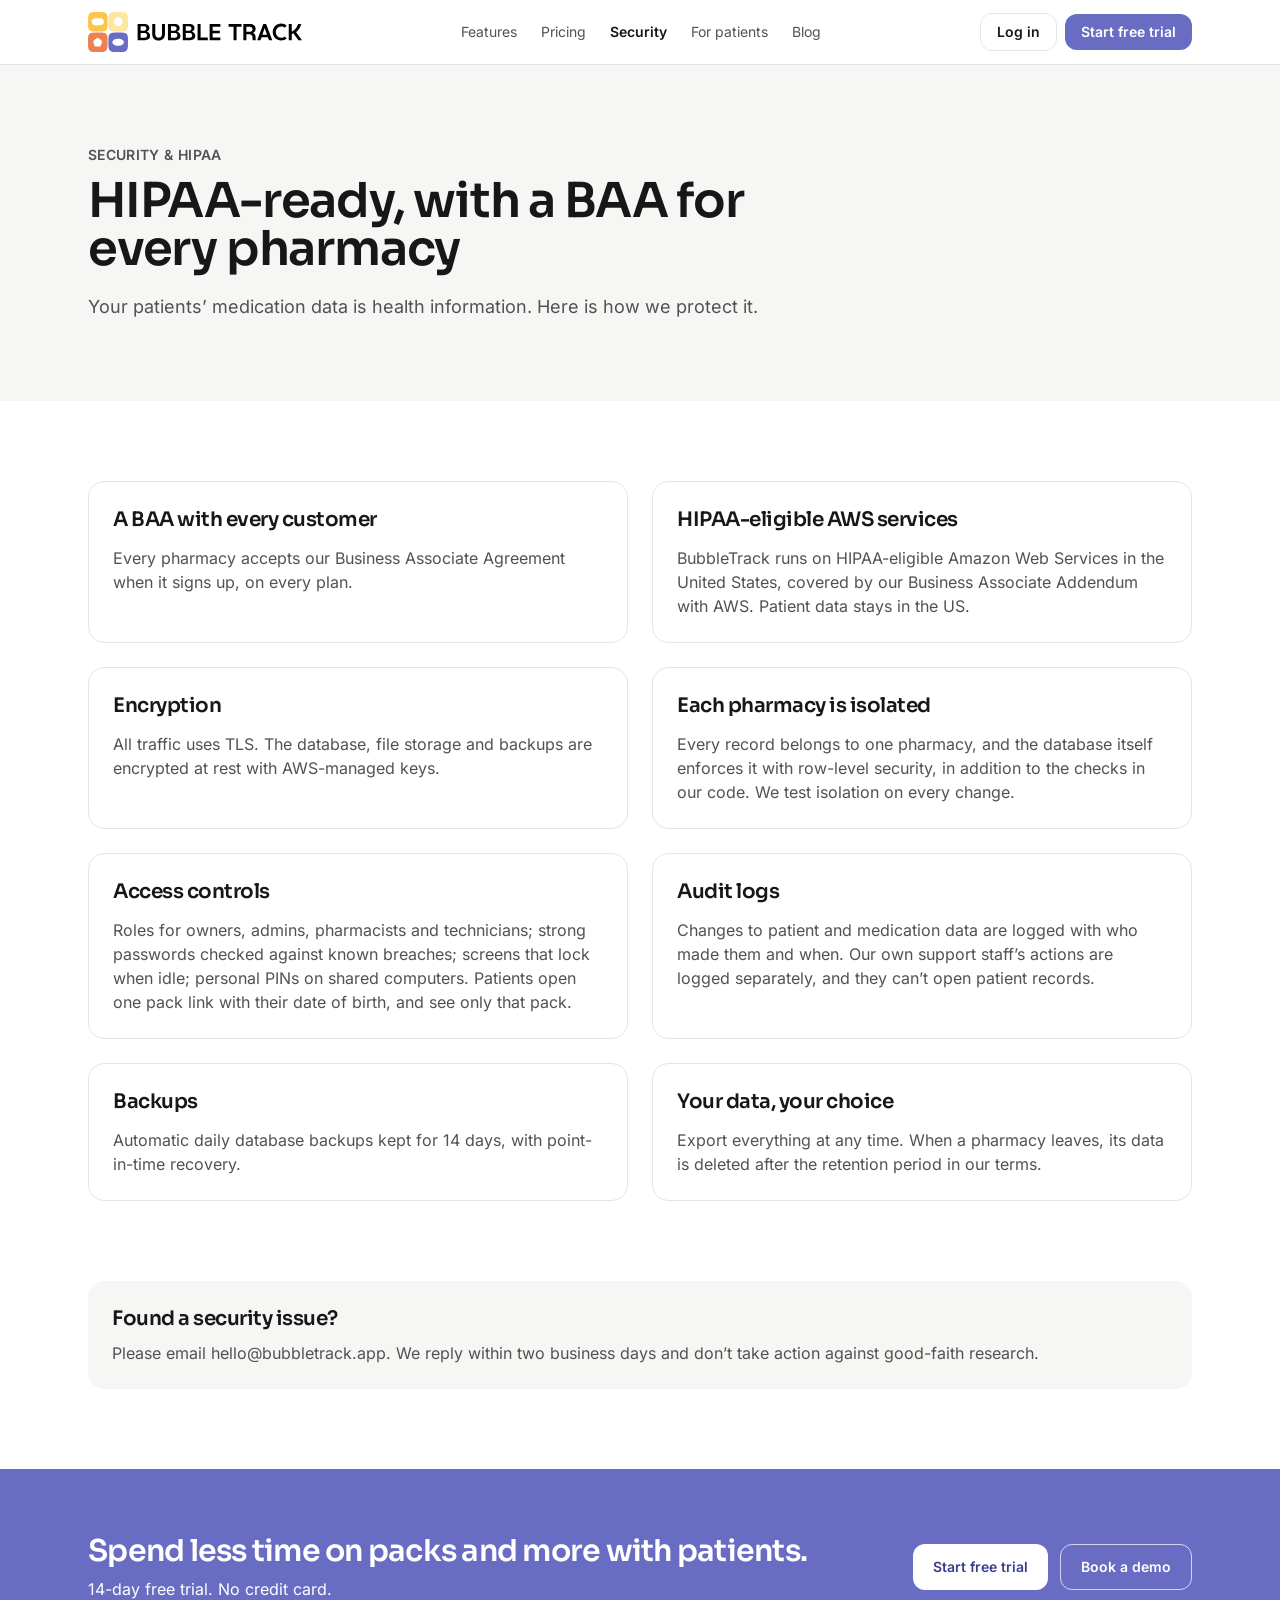
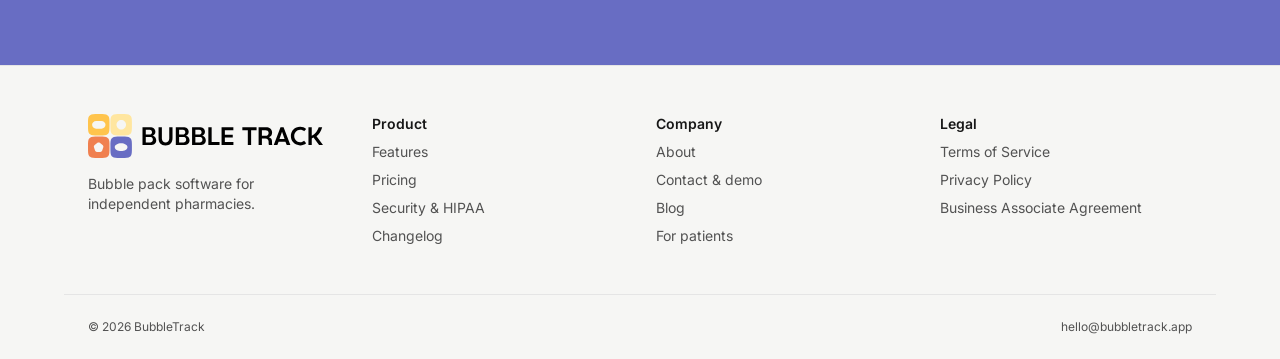
<file: security/index.html>
<!DOCTYPE html><html lang="en"> <head><meta name="robots" content="noindex"><meta charset="utf-8"><meta name="viewport" content="width=device-width, initial-scale=1"><title>Security &amp; HIPAA · BubbleTrack</title><meta name="description" content="We sign a BAA with every pharmacy, run on HIPAA-eligible AWS services in the US, encrypt everything, and isolate each pharmacy's data in the database."><link rel="canonical" href="https://bubbletrack.app/security/"><link rel="icon" href="/favicon.png" type="image/png"><link rel="apple-touch-icon" href="/favicon.png"><link rel="sitemap" href="/sitemap-index.xml"><meta property="og:type" content="website"><meta property="og:site_name" content="BubbleTrack"><meta property="og:title" content="Security &#38; HIPAA · BubbleTrack"><meta property="og:description" content="We sign a BAA with every pharmacy, run on HIPAA-eligible AWS services in the US, encrypt everything, and isolate each pharmacy's data in the database."><meta property="og:url" content="https://bubbletrack.app/security/"><meta property="og:image" content="https://bubbletrack.app/og.jpg"><meta property="og:image:width" content="1200"><meta property="og:image:height" content="630"><meta property="og:image:alt" content="BubbleTrack: a patient's bubble pack on the blister grid"><meta name="twitter:card" content="summary_large_image"><meta name="twitter:image" content="https://bubbletrack.app/og.jpg"><meta name="theme-color" content="#686dc3"><script type="application/ld+json">{"@context":"https://schema.org","@type":"Organization","name":"BubbleTrack","url":"https://bubbletrack.app","email":"hello@bubbletrack.app"}</script><link rel="stylesheet" href="/_astro/about.BS0QXqrW.css"></head> <body class="flex min-h-svh flex-col"> <a href="#main" class="sr-only focus:not-sr-only focus:absolute focus:top-2 focus:left-2 focus:rounded focus:bg-white focus:p-2">
Skip to content
</a> <header class="sticky top-0 z-10 border-b border-line bg-white/90 backdrop-blur"> <div class="container-page flex h-16 items-center justify-between gap-4"> <!-- The full horizontal logo: mark and wordmark (founder files, D-131; was on hold in D-95). --><a href="/" class="flex shrink-0 items-center no-underline"> <img src="/brand/logo.svg" alt="BubbleTrack" width="1311" height="245" class="w-auto h-8 lg:h-10"> </a> <nav aria-label="Main" class="hidden items-center gap-6 text-sm md:flex"> <a href="/features" class="no-underline hover:text-ink text-muted"> Features </a><a href="/pricing" class="no-underline hover:text-ink text-muted"> Pricing </a><a href="/security" class="no-underline hover:text-ink font-semibold text-ink" aria-current="page"> Security </a><a href="/patients" class="no-underline hover:text-ink text-muted"> For patients </a><a href="/blog" class="no-underline hover:text-ink text-muted"> Blog </a> </nav> <div class="hidden items-center gap-2 md:flex"> <a href="https://app.bubbletrack.app/login" class="btn-secondary px-4 py-2 no-underline">Log in</a> <a href="https://app.bubbletrack.app/signup" data-signup class="btn-primary px-4 py-2 no-underline">Start free trial</a> </div> <details class="relative md:hidden"> <summary class="btn-secondary list-none px-3 py-2" aria-label="Menu">Menu</summary> <div class="absolute right-0 mt-2 grid w-56 gap-1 rounded-xl border border-line bg-white p-2 shadow-lg"> <a href="/features" class="rounded-lg px-3 py-2 text-sm no-underline hover:bg-soft">Features</a><a href="/pricing" class="rounded-lg px-3 py-2 text-sm no-underline hover:bg-soft">Pricing</a><a href="/security" class="rounded-lg px-3 py-2 text-sm no-underline hover:bg-soft">Security</a><a href="/patients" class="rounded-lg px-3 py-2 text-sm no-underline hover:bg-soft">For patients</a><a href="/blog" class="rounded-lg px-3 py-2 text-sm no-underline hover:bg-soft">Blog</a> <a href="https://app.bubbletrack.app/login" class="rounded-lg px-3 py-2 text-sm no-underline hover:bg-soft">Log in</a> <a href="https://app.bubbletrack.app/signup" data-signup class="btn-primary mt-1 no-underline">Start free trial</a> </div> </details> </div> </header> <main id="main" class="flex-1">  <section class="bg-soft"> <div class="container-page py-16 lg:py-20"> <p class="eyebrow">Security &amp; HIPAA</p> <h1 class="mt-3 max-w-3xl text-4xl font-semibold sm:text-5xl">HIPAA-ready, with a BAA for every pharmacy</h1> <p class="mt-5 max-w-2xl text-lg text-muted">
Your patients’ medication data is health information. Here is how we protect it.
</p> </div> </section> <section class="container-page grid gap-6 py-16 md:grid-cols-2 lg:py-20"> <article class="rounded-2xl border border-line p-6"> <h2 class="text-xl font-semibold">A BAA with every customer</h2> <p class="mt-3 text-muted">Every pharmacy accepts our Business Associate Agreement when it signs up, on every plan.</p> </article><article class="rounded-2xl border border-line p-6"> <h2 class="text-xl font-semibold">HIPAA-eligible AWS services</h2> <p class="mt-3 text-muted">BubbleTrack runs on HIPAA-eligible Amazon Web Services in the United States, covered by our Business Associate Addendum with AWS. Patient data stays in the US.</p> </article><article class="rounded-2xl border border-line p-6"> <h2 class="text-xl font-semibold">Encryption</h2> <p class="mt-3 text-muted">All traffic uses TLS. The database, file storage and backups are encrypted at rest with AWS-managed keys.</p> </article><article class="rounded-2xl border border-line p-6"> <h2 class="text-xl font-semibold">Each pharmacy is isolated</h2> <p class="mt-3 text-muted">Every record belongs to one pharmacy, and the database itself enforces it with row-level security, in addition to the checks in our code. We test isolation on every change.</p> </article><article class="rounded-2xl border border-line p-6"> <h2 class="text-xl font-semibold">Access controls</h2> <p class="mt-3 text-muted">Roles for owners, admins, pharmacists and technicians; strong passwords checked against known breaches; screens that lock when idle; personal PINs on shared computers. Patients open one pack link with their date of birth, and see only that pack.</p> </article><article class="rounded-2xl border border-line p-6"> <h2 class="text-xl font-semibold">Audit logs</h2> <p class="mt-3 text-muted">Changes to patient and medication data are logged with who made them and when. Our own support staff’s actions are logged separately, and they can’t open patient records.</p> </article><article class="rounded-2xl border border-line p-6"> <h2 class="text-xl font-semibold">Backups</h2> <p class="mt-3 text-muted">Automatic daily database backups kept for 14 days, with point-in-time recovery.</p> </article><article class="rounded-2xl border border-line p-6"> <h2 class="text-xl font-semibold">Your data, your choice</h2> <p class="mt-3 text-muted">Export everything at any time. When a pharmacy leaves, its data is deleted after the retention period in our terms.</p> </article> </section> <section class="container-page pb-20"> <div class="rounded-2xl bg-soft p-6"> <h2 class="text-xl font-semibold">Found a security issue?</h2> <p class="mt-2 text-muted">
Please email <a href="mailto:hello@bubbletrack.app">hello@bubbletrack.app</a>. We reply within two business days and
        don’t take action against good-faith research.
</p> </div> </section> <section class="bg-brand py-16 text-white"> <div class="container-page flex flex-col items-start justify-between gap-6 md:flex-row md:items-center"> <div> <h2 class="text-2xl font-semibold text-white sm:text-3xl">Spend less time on packs and more with patients.</h2> <p class="mt-2 text-white">14-day free trial. No credit card.</p> </div> <div class="flex flex-wrap gap-3"> <a href="https://app.bubbletrack.app/signup" data-signup class="btn bg-white text-brand-ink no-underline hover:bg-brand-tint">
Start free trial
</a> <a href="/contact" class="btn border border-white/70 text-white no-underline hover:bg-brand-dark">
Book a demo
</a> </div> </div> </section>  </main> <footer class="border-t border-line bg-soft"> <div class="container-page grid gap-8 py-12 text-sm sm:grid-cols-2 lg:grid-cols-4"> <div class="grid content-start gap-4"> <!-- The full horizontal logo: mark and wordmark (founder files, D-131; was on hold in D-95). --><a href="/" class="flex shrink-0 items-center no-underline"> <img src="/brand/logo.svg" alt="BubbleTrack" width="1311" height="245" class="w-auto h-11"> </a> <p class="text-muted">Bubble pack software for independent pharmacies.</p> </div> <nav aria-label="Product" class="grid content-start gap-2"> <p class="font-semibold">Product</p> <a href="/features" class="text-muted no-underline hover:text-ink">Features</a> <a href="/pricing" class="text-muted no-underline hover:text-ink">Pricing</a> <a href="/security" class="text-muted no-underline hover:text-ink">Security &amp; HIPAA</a> <a href="/changelog" class="text-muted no-underline hover:text-ink">Changelog</a> </nav> <nav aria-label="Company" class="grid content-start gap-2"> <p class="font-semibold">Company</p> <a href="/about" class="text-muted no-underline hover:text-ink">About</a> <a href="/contact" class="text-muted no-underline hover:text-ink">Contact &amp; demo</a> <a href="/blog" class="text-muted no-underline hover:text-ink">Blog</a> <a href="/patients" class="text-muted no-underline hover:text-ink">For patients</a> </nav> <nav aria-label="Legal" class="grid content-start gap-2"> <p class="font-semibold">Legal</p> <a href="/legal/terms" class="text-muted no-underline hover:text-ink">Terms of Service</a> <a href="/legal/privacy" class="text-muted no-underline hover:text-ink">Privacy Policy</a> <a href="/legal/baa" class="text-muted no-underline hover:text-ink">Business Associate Agreement</a> </nav> </div> <div class="container-page flex flex-wrap justify-between gap-2 border-t border-line py-6 text-xs text-muted"> <p>© 2026 BubbleTrack</p> <p> <a href="mailto:hello@bubbletrack.app" class="no-underline hover:text-ink">hello@bubbletrack.app</a> </p> </div> </footer> <script type="module">const r=new URLSearchParams(location.search),n=[...r.entries()].filter(([e])=>e.startsWith("utm_"));try{if(!sessionStorage.getItem("bt-utm")){const e=t=>"utm"+t[4].toUpperCase()+t.slice(5),s={landingPage:location.pathname.slice(0,300)};for(const[t,a]of n)["utm_source","utm_medium","utm_campaign"].includes(t)&&(s[e(t)]=a.slice(0,100));sessionStorage.setItem("bt-utm",JSON.stringify(s))}}catch{}n.length&&document.querySelectorAll("a[data-signup]").forEach(e=>{const s=new URL(e.href);n.forEach(([t,a])=>s.searchParams.set(t,a)),e.href=s.toString()});</script> </body> </html>
</file>
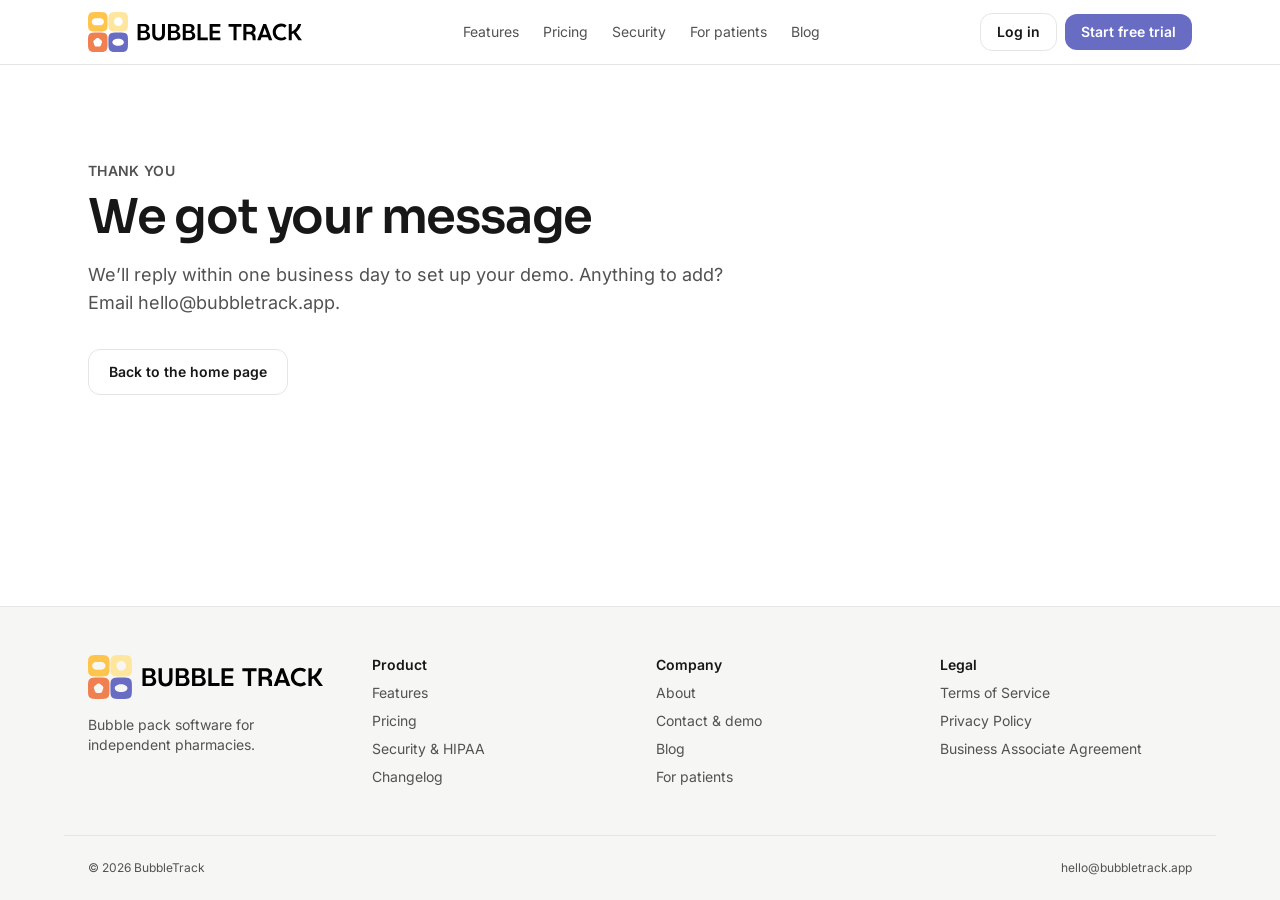
<file: thanks/index.html>
<!DOCTYPE html><html lang="en"> <head><meta name="robots" content="noindex"><meta charset="utf-8"><meta name="viewport" content="width=device-width, initial-scale=1"><title>Thank you · BubbleTrack</title><meta name="description" content="We got your message and will reply within one business day."><link rel="canonical" href="https://bubbletrack.app/thanks/"><meta name="robots" content="noindex"><link rel="icon" href="/favicon.png" type="image/png"><link rel="apple-touch-icon" href="/favicon.png"><link rel="sitemap" href="/sitemap-index.xml"><meta property="og:type" content="website"><meta property="og:site_name" content="BubbleTrack"><meta property="og:title" content="Thank you · BubbleTrack"><meta property="og:description" content="We got your message and will reply within one business day."><meta property="og:url" content="https://bubbletrack.app/thanks/"><meta property="og:image" content="https://bubbletrack.app/og.jpg"><meta property="og:image:width" content="1200"><meta property="og:image:height" content="630"><meta property="og:image:alt" content="BubbleTrack: a patient's bubble pack on the blister grid"><meta name="twitter:card" content="summary_large_image"><meta name="twitter:image" content="https://bubbletrack.app/og.jpg"><meta name="theme-color" content="#686dc3"><script type="application/ld+json">{"@context":"https://schema.org","@type":"Organization","name":"BubbleTrack","url":"https://bubbletrack.app","email":"hello@bubbletrack.app"}</script><link rel="stylesheet" href="/_astro/about.BS0QXqrW.css"></head> <body class="flex min-h-svh flex-col"> <a href="#main" class="sr-only focus:not-sr-only focus:absolute focus:top-2 focus:left-2 focus:rounded focus:bg-white focus:p-2">
Skip to content
</a> <header class="sticky top-0 z-10 border-b border-line bg-white/90 backdrop-blur"> <div class="container-page flex h-16 items-center justify-between gap-4"> <!-- The full horizontal logo: mark and wordmark (founder files, D-131; was on hold in D-95). --><a href="/" class="flex shrink-0 items-center no-underline"> <img src="/brand/logo.svg" alt="BubbleTrack" width="1311" height="245" class="w-auto h-8 lg:h-10"> </a> <nav aria-label="Main" class="hidden items-center gap-6 text-sm md:flex"> <a href="/features" class="no-underline hover:text-ink text-muted"> Features </a><a href="/pricing" class="no-underline hover:text-ink text-muted"> Pricing </a><a href="/security" class="no-underline hover:text-ink text-muted"> Security </a><a href="/patients" class="no-underline hover:text-ink text-muted"> For patients </a><a href="/blog" class="no-underline hover:text-ink text-muted"> Blog </a> </nav> <div class="hidden items-center gap-2 md:flex"> <a href="https://app.bubbletrack.app/login" class="btn-secondary px-4 py-2 no-underline">Log in</a> <a href="https://app.bubbletrack.app/signup" data-signup class="btn-primary px-4 py-2 no-underline">Start free trial</a> </div> <details class="relative md:hidden"> <summary class="btn-secondary list-none px-3 py-2" aria-label="Menu">Menu</summary> <div class="absolute right-0 mt-2 grid w-56 gap-1 rounded-xl border border-line bg-white p-2 shadow-lg"> <a href="/features" class="rounded-lg px-3 py-2 text-sm no-underline hover:bg-soft">Features</a><a href="/pricing" class="rounded-lg px-3 py-2 text-sm no-underline hover:bg-soft">Pricing</a><a href="/security" class="rounded-lg px-3 py-2 text-sm no-underline hover:bg-soft">Security</a><a href="/patients" class="rounded-lg px-3 py-2 text-sm no-underline hover:bg-soft">For patients</a><a href="/blog" class="rounded-lg px-3 py-2 text-sm no-underline hover:bg-soft">Blog</a> <a href="https://app.bubbletrack.app/login" class="rounded-lg px-3 py-2 text-sm no-underline hover:bg-soft">Log in</a> <a href="https://app.bubbletrack.app/signup" data-signup class="btn-primary mt-1 no-underline">Start free trial</a> </div> </details> </div> </header> <main id="main" class="flex-1">  <section class="container-page py-16 lg:py-24"> <p class="eyebrow">Thank you</p> <h1 class="mt-3 text-4xl font-semibold sm:text-5xl">We got your message</h1> <p class="mt-5 max-w-2xl text-lg text-muted">
We’ll reply within one business day to set up your demo. Anything to add? Email <a href="mailto:hello@bubbletrack.app">hello@bubbletrack.app</a>.
</p> <a href="/" class="btn-secondary mt-8 no-underline">Back to the home page</a> </section>  </main> <footer class="border-t border-line bg-soft"> <div class="container-page grid gap-8 py-12 text-sm sm:grid-cols-2 lg:grid-cols-4"> <div class="grid content-start gap-4"> <!-- The full horizontal logo: mark and wordmark (founder files, D-131; was on hold in D-95). --><a href="/" class="flex shrink-0 items-center no-underline"> <img src="/brand/logo.svg" alt="BubbleTrack" width="1311" height="245" class="w-auto h-11"> </a> <p class="text-muted">Bubble pack software for independent pharmacies.</p> </div> <nav aria-label="Product" class="grid content-start gap-2"> <p class="font-semibold">Product</p> <a href="/features" class="text-muted no-underline hover:text-ink">Features</a> <a href="/pricing" class="text-muted no-underline hover:text-ink">Pricing</a> <a href="/security" class="text-muted no-underline hover:text-ink">Security &amp; HIPAA</a> <a href="/changelog" class="text-muted no-underline hover:text-ink">Changelog</a> </nav> <nav aria-label="Company" class="grid content-start gap-2"> <p class="font-semibold">Company</p> <a href="/about" class="text-muted no-underline hover:text-ink">About</a> <a href="/contact" class="text-muted no-underline hover:text-ink">Contact &amp; demo</a> <a href="/blog" class="text-muted no-underline hover:text-ink">Blog</a> <a href="/patients" class="text-muted no-underline hover:text-ink">For patients</a> </nav> <nav aria-label="Legal" class="grid content-start gap-2"> <p class="font-semibold">Legal</p> <a href="/legal/terms" class="text-muted no-underline hover:text-ink">Terms of Service</a> <a href="/legal/privacy" class="text-muted no-underline hover:text-ink">Privacy Policy</a> <a href="/legal/baa" class="text-muted no-underline hover:text-ink">Business Associate Agreement</a> </nav> </div> <div class="container-page flex flex-wrap justify-between gap-2 border-t border-line py-6 text-xs text-muted"> <p>© 2026 BubbleTrack</p> <p> <a href="mailto:hello@bubbletrack.app" class="no-underline hover:text-ink">hello@bubbletrack.app</a> </p> </div> </footer> <script type="module">const r=new URLSearchParams(location.search),n=[...r.entries()].filter(([e])=>e.startsWith("utm_"));try{if(!sessionStorage.getItem("bt-utm")){const e=t=>"utm"+t[4].toUpperCase()+t.slice(5),s={landingPage:location.pathname.slice(0,300)};for(const[t,a]of n)["utm_source","utm_medium","utm_campaign"].includes(t)&&(s[e(t)]=a.slice(0,100));sessionStorage.setItem("bt-utm",JSON.stringify(s))}}catch{}n.length&&document.querySelectorAll("a[data-signup]").forEach(e=>{const s=new URL(e.href);n.forEach(([t,a])=>s.searchParams.set(t,a)),e.href=s.toString()});</script> </body> </html>
</file>
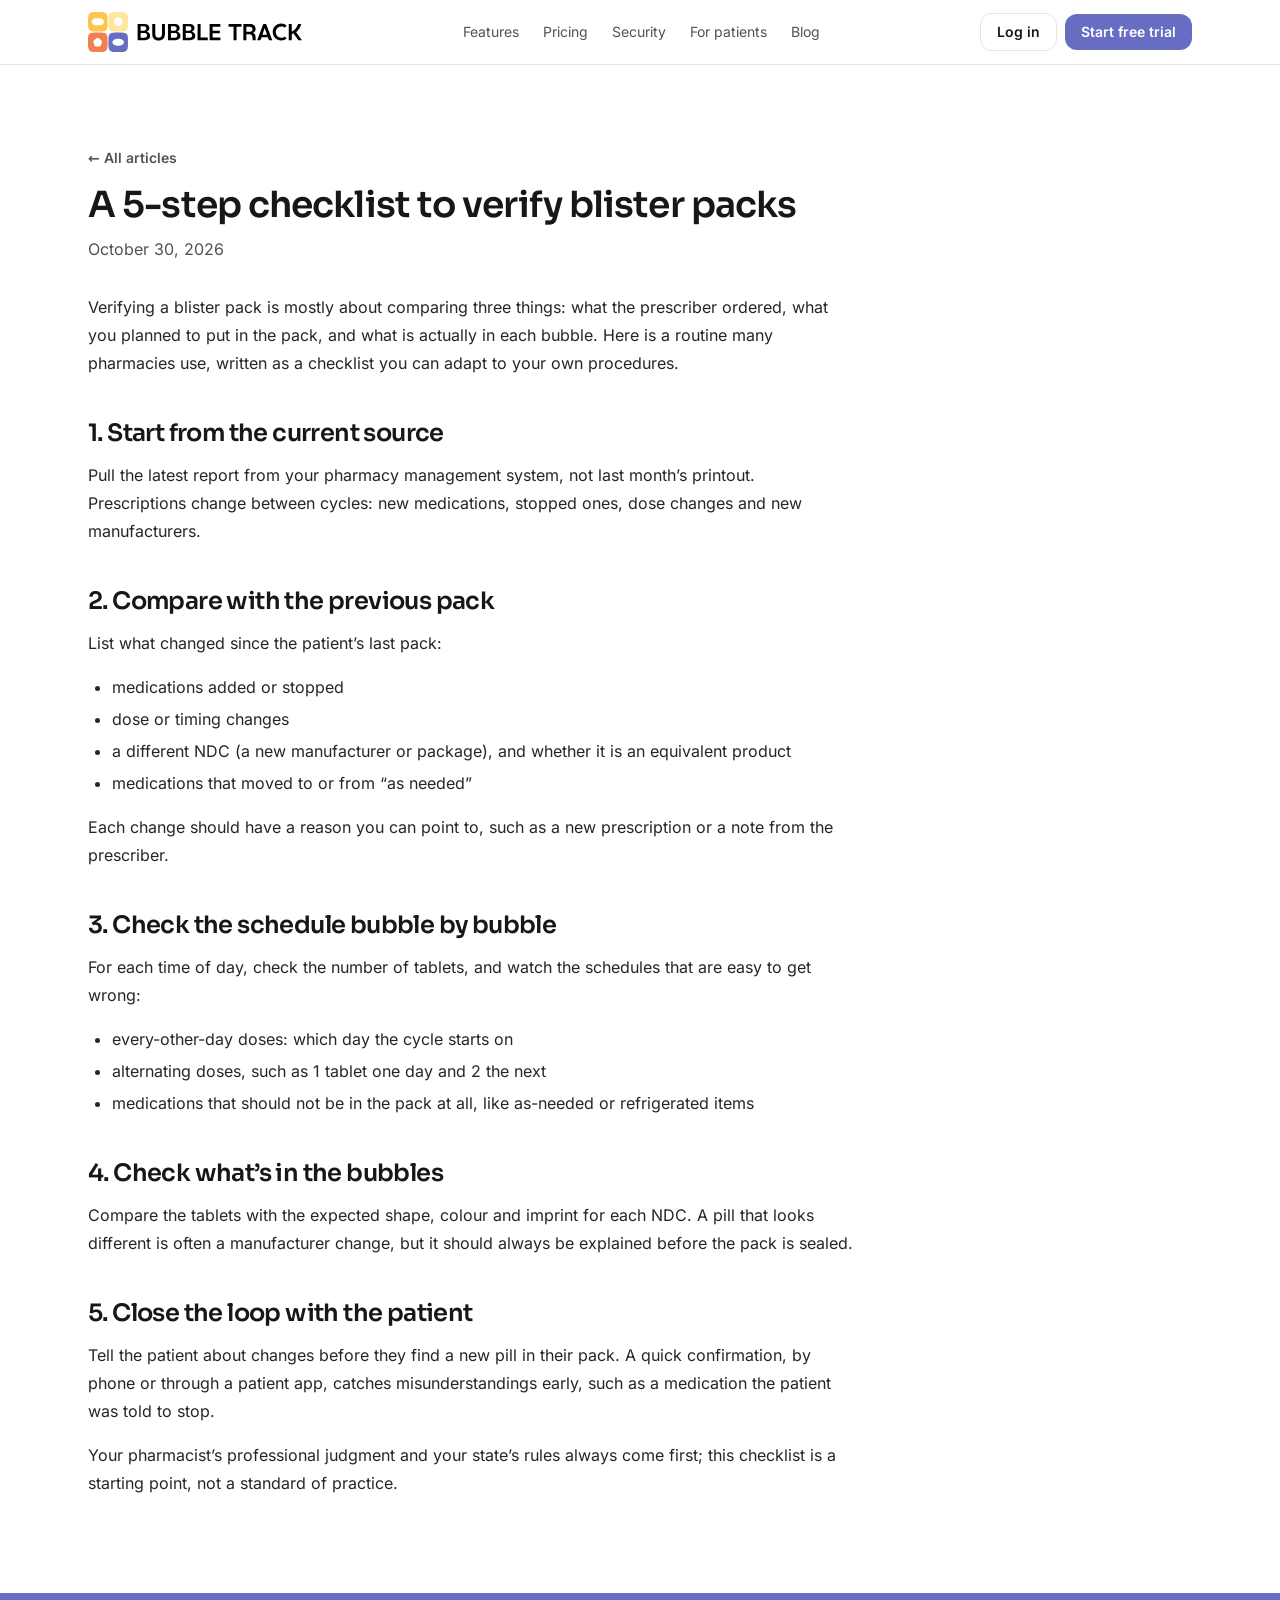
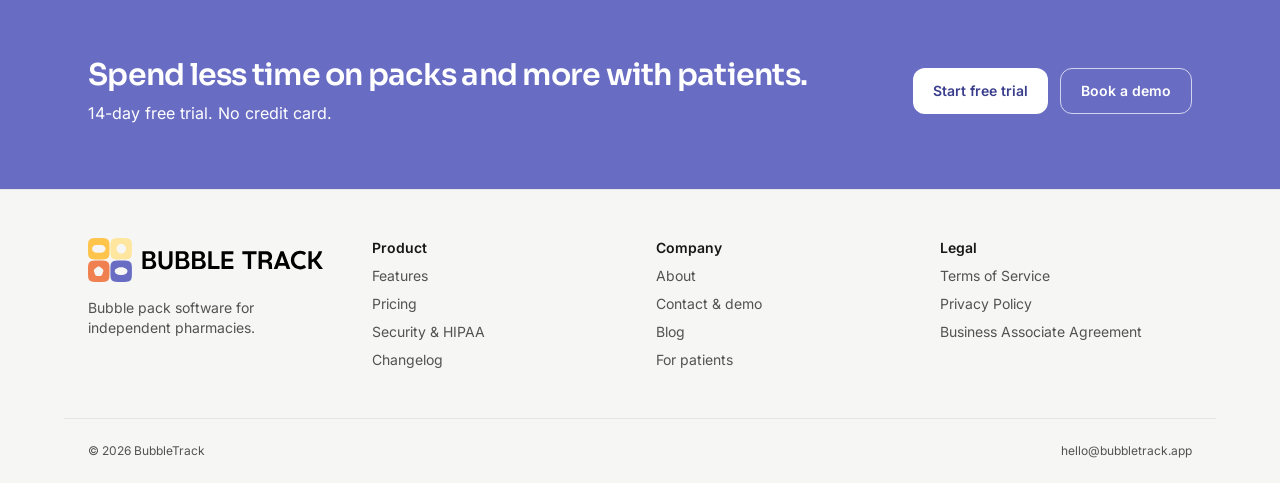
<file: blog/verify-blister-packs-checklist/index.html>
<!DOCTYPE html><html lang="en"> <head><meta name="robots" content="noindex"><meta charset="utf-8"><meta name="viewport" content="width=device-width, initial-scale=1"><title>A 5-step checklist to verify blister packs · BubbleTrack</title><meta name="description" content="A simple routine for checking multi-dose packs before they are sealed, from the source report to the patient's confirmation."><link rel="canonical" href="https://bubbletrack.app/blog/verify-blister-packs-checklist/"><link rel="icon" href="/favicon.png" type="image/png"><link rel="apple-touch-icon" href="/favicon.png"><link rel="sitemap" href="/sitemap-index.xml"><meta property="og:type" content="website"><meta property="og:site_name" content="BubbleTrack"><meta property="og:title" content="A 5-step checklist to verify blister packs · BubbleTrack"><meta property="og:description" content="A simple routine for checking multi-dose packs before they are sealed, from the source report to the patient's confirmation."><meta property="og:url" content="https://bubbletrack.app/blog/verify-blister-packs-checklist/"><meta property="og:image" content="https://bubbletrack.app/og.jpg"><meta property="og:image:width" content="1200"><meta property="og:image:height" content="630"><meta property="og:image:alt" content="BubbleTrack: a patient's bubble pack on the blister grid"><meta name="twitter:card" content="summary_large_image"><meta name="twitter:image" content="https://bubbletrack.app/og.jpg"><meta name="theme-color" content="#686dc3"><script type="application/ld+json">{"@context":"https://schema.org","@type":"Organization","name":"BubbleTrack","url":"https://bubbletrack.app","email":"hello@bubbletrack.app"}</script><script type="application/ld+json">{"@context":"https://schema.org","@type":"BreadcrumbList","itemListElement":[{"@type":"ListItem","position":1,"name":"Blog","item":"https://bubbletrack.app/blog"},{"@type":"ListItem","position":2,"name":"A 5-step checklist to verify blister packs","item":"https://bubbletrack.app/blog/verify-blister-packs-checklist"}]}</script><link rel="stylesheet" href="/_astro/about.BS0QXqrW.css"></head> <body class="flex min-h-svh flex-col"> <a href="#main" class="sr-only focus:not-sr-only focus:absolute focus:top-2 focus:left-2 focus:rounded focus:bg-white focus:p-2">
Skip to content
</a> <header class="sticky top-0 z-10 border-b border-line bg-white/90 backdrop-blur"> <div class="container-page flex h-16 items-center justify-between gap-4"> <!-- The full horizontal logo: mark and wordmark (founder files, D-131; was on hold in D-95). --><a href="/" class="flex shrink-0 items-center no-underline"> <img src="/brand/logo.svg" alt="BubbleTrack" width="1311" height="245" class="w-auto h-8 lg:h-10"> </a> <nav aria-label="Main" class="hidden items-center gap-6 text-sm md:flex"> <a href="/features" class="no-underline hover:text-ink text-muted"> Features </a><a href="/pricing" class="no-underline hover:text-ink text-muted"> Pricing </a><a href="/security" class="no-underline hover:text-ink text-muted"> Security </a><a href="/patients" class="no-underline hover:text-ink text-muted"> For patients </a><a href="/blog" class="no-underline hover:text-ink text-muted"> Blog </a> </nav> <div class="hidden items-center gap-2 md:flex"> <a href="https://app.bubbletrack.app/login" class="btn-secondary px-4 py-2 no-underline">Log in</a> <a href="https://app.bubbletrack.app/signup" data-signup class="btn-primary px-4 py-2 no-underline">Start free trial</a> </div> <details class="relative md:hidden"> <summary class="btn-secondary list-none px-3 py-2" aria-label="Menu">Menu</summary> <div class="absolute right-0 mt-2 grid w-56 gap-1 rounded-xl border border-line bg-white p-2 shadow-lg"> <a href="/features" class="rounded-lg px-3 py-2 text-sm no-underline hover:bg-soft">Features</a><a href="/pricing" class="rounded-lg px-3 py-2 text-sm no-underline hover:bg-soft">Pricing</a><a href="/security" class="rounded-lg px-3 py-2 text-sm no-underline hover:bg-soft">Security</a><a href="/patients" class="rounded-lg px-3 py-2 text-sm no-underline hover:bg-soft">For patients</a><a href="/blog" class="rounded-lg px-3 py-2 text-sm no-underline hover:bg-soft">Blog</a> <a href="https://app.bubbletrack.app/login" class="rounded-lg px-3 py-2 text-sm no-underline hover:bg-soft">Log in</a> <a href="https://app.bubbletrack.app/signup" data-signup class="btn-primary mt-1 no-underline">Start free trial</a> </div> </details> </div> </header> <main id="main" class="flex-1">  <article class="container-page py-16 lg:py-20"> <a href="/blog" class="text-sm font-semibold text-muted">← All articles</a> <h1 class="mt-4 max-w-3xl text-4xl font-semibold">A 5-step checklist to verify blister packs</h1> <p class="mt-3 text-muted">October 30, 2026</p> <div class="prose-page mt-8"><p>Verifying a blister pack is mostly about comparing three things: what the prescriber ordered, what you planned to put in the pack, and what is actually in each bubble. Here is a routine many pharmacies use, written as a checklist you can adapt to your own procedures.</p>
<h2 id="1-start-from-the-current-source">1. Start from the current source</h2>
<p>Pull the latest report from your pharmacy management system, not last month’s printout. Prescriptions change between cycles: new medications, stopped ones, dose changes and new manufacturers.</p>
<h2 id="2-compare-with-the-previous-pack">2. Compare with the previous pack</h2>
<p>List what changed since the patient’s last pack:</p>
<ul>
<li>medications added or stopped</li>
<li>dose or timing changes</li>
<li>a different NDC (a new manufacturer or package), and whether it is an equivalent product</li>
<li>medications that moved to or from “as needed”</li>
</ul>
<p>Each change should have a reason you can point to, such as a new prescription or a note from the prescriber.</p>
<h2 id="3-check-the-schedule-bubble-by-bubble">3. Check the schedule bubble by bubble</h2>
<p>For each time of day, check the number of tablets, and watch the schedules that are easy to get wrong:</p>
<ul>
<li>every-other-day doses: which day the cycle starts on</li>
<li>alternating doses, such as 1 tablet one day and 2 the next</li>
<li>medications that should not be in the pack at all, like as-needed or refrigerated items</li>
</ul>
<h2 id="4-check-whats-in-the-bubbles">4. Check what’s in the bubbles</h2>
<p>Compare the tablets with the expected shape, colour and imprint for each NDC. A pill that looks different is often a manufacturer change, but it should always be explained before the pack is sealed.</p>
<h2 id="5-close-the-loop-with-the-patient">5. Close the loop with the patient</h2>
<p>Tell the patient about changes before they find a new pill in their pack. A quick confirmation, by phone or through a patient app, catches misunderstandings early, such as a medication the patient was told to stop.</p>
<p>Your pharmacist’s professional judgment and your state’s rules always come first; this checklist is a starting point, not a standard of practice.</p></div> </article> <section class="bg-brand py-16 text-white"> <div class="container-page flex flex-col items-start justify-between gap-6 md:flex-row md:items-center"> <div> <h2 class="text-2xl font-semibold text-white sm:text-3xl">Spend less time on packs and more with patients.</h2> <p class="mt-2 text-white">14-day free trial. No credit card.</p> </div> <div class="flex flex-wrap gap-3"> <a href="https://app.bubbletrack.app/signup" data-signup class="btn bg-white text-brand-ink no-underline hover:bg-brand-tint">
Start free trial
</a> <a href="/contact" class="btn border border-white/70 text-white no-underline hover:bg-brand-dark">
Book a demo
</a> </div> </div> </section>  </main> <footer class="border-t border-line bg-soft"> <div class="container-page grid gap-8 py-12 text-sm sm:grid-cols-2 lg:grid-cols-4"> <div class="grid content-start gap-4"> <!-- The full horizontal logo: mark and wordmark (founder files, D-131; was on hold in D-95). --><a href="/" class="flex shrink-0 items-center no-underline"> <img src="/brand/logo.svg" alt="BubbleTrack" width="1311" height="245" class="w-auto h-11"> </a> <p class="text-muted">Bubble pack software for independent pharmacies.</p> </div> <nav aria-label="Product" class="grid content-start gap-2"> <p class="font-semibold">Product</p> <a href="/features" class="text-muted no-underline hover:text-ink">Features</a> <a href="/pricing" class="text-muted no-underline hover:text-ink">Pricing</a> <a href="/security" class="text-muted no-underline hover:text-ink">Security &amp; HIPAA</a> <a href="/changelog" class="text-muted no-underline hover:text-ink">Changelog</a> </nav> <nav aria-label="Company" class="grid content-start gap-2"> <p class="font-semibold">Company</p> <a href="/about" class="text-muted no-underline hover:text-ink">About</a> <a href="/contact" class="text-muted no-underline hover:text-ink">Contact &amp; demo</a> <a href="/blog" class="text-muted no-underline hover:text-ink">Blog</a> <a href="/patients" class="text-muted no-underline hover:text-ink">For patients</a> </nav> <nav aria-label="Legal" class="grid content-start gap-2"> <p class="font-semibold">Legal</p> <a href="/legal/terms" class="text-muted no-underline hover:text-ink">Terms of Service</a> <a href="/legal/privacy" class="text-muted no-underline hover:text-ink">Privacy Policy</a> <a href="/legal/baa" class="text-muted no-underline hover:text-ink">Business Associate Agreement</a> </nav> </div> <div class="container-page flex flex-wrap justify-between gap-2 border-t border-line py-6 text-xs text-muted"> <p>© 2026 BubbleTrack</p> <p> <a href="mailto:hello@bubbletrack.app" class="no-underline hover:text-ink">hello@bubbletrack.app</a> </p> </div> </footer> <script type="module">const r=new URLSearchParams(location.search),n=[...r.entries()].filter(([e])=>e.startsWith("utm_"));try{if(!sessionStorage.getItem("bt-utm")){const e=t=>"utm"+t[4].toUpperCase()+t.slice(5),s={landingPage:location.pathname.slice(0,300)};for(const[t,a]of n)["utm_source","utm_medium","utm_campaign"].includes(t)&&(s[e(t)]=a.slice(0,100));sessionStorage.setItem("bt-utm",JSON.stringify(s))}}catch{}n.length&&document.querySelectorAll("a[data-signup]").forEach(e=>{const s=new URL(e.href);n.forEach(([t,a])=>s.searchParams.set(t,a)),e.href=s.toString()});</script> </body> </html>
</file>
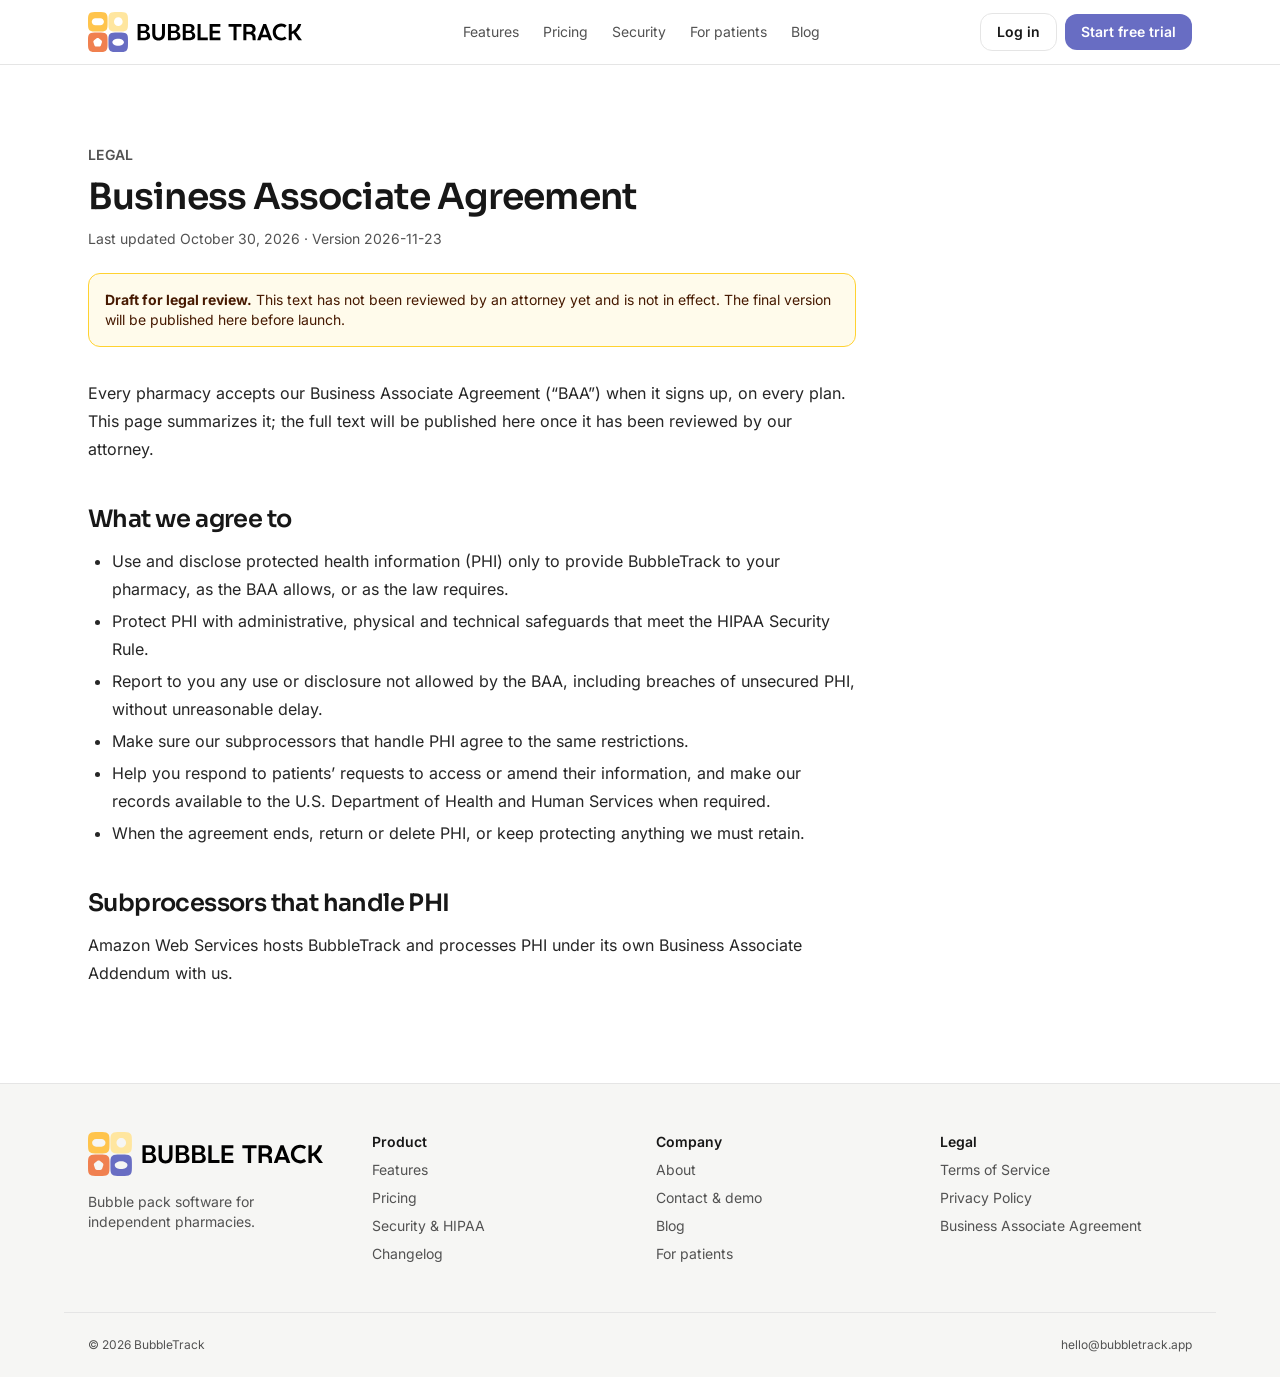
<file: legal/baa/index.html>
<!DOCTYPE html><html lang="en"> <head><meta name="robots" content="noindex"><meta charset="utf-8"><meta name="viewport" content="width=device-width, initial-scale=1"><title>Business Associate Agreement · BubbleTrack</title><meta name="description" content="A summary of the BAA every pharmacy accepts when it signs up."><link rel="canonical" href="https://bubbletrack.app/legal/baa/"><link rel="icon" href="/favicon.png" type="image/png"><link rel="apple-touch-icon" href="/favicon.png"><link rel="sitemap" href="/sitemap-index.xml"><meta property="og:type" content="website"><meta property="og:site_name" content="BubbleTrack"><meta property="og:title" content="Business Associate Agreement · BubbleTrack"><meta property="og:description" content="A summary of the BAA every pharmacy accepts when it signs up."><meta property="og:url" content="https://bubbletrack.app/legal/baa/"><meta property="og:image" content="https://bubbletrack.app/og.jpg"><meta property="og:image:width" content="1200"><meta property="og:image:height" content="630"><meta property="og:image:alt" content="BubbleTrack: a patient's bubble pack on the blister grid"><meta name="twitter:card" content="summary_large_image"><meta name="twitter:image" content="https://bubbletrack.app/og.jpg"><meta name="theme-color" content="#686dc3"><script type="application/ld+json">{"@context":"https://schema.org","@type":"Organization","name":"BubbleTrack","url":"https://bubbletrack.app","email":"hello@bubbletrack.app"}</script><link rel="stylesheet" href="/_astro/about.BS0QXqrW.css"></head> <body class="flex min-h-svh flex-col"> <a href="#main" class="sr-only focus:not-sr-only focus:absolute focus:top-2 focus:left-2 focus:rounded focus:bg-white focus:p-2">
Skip to content
</a> <header class="sticky top-0 z-10 border-b border-line bg-white/90 backdrop-blur"> <div class="container-page flex h-16 items-center justify-between gap-4"> <!-- The full horizontal logo: mark and wordmark (founder files, D-131; was on hold in D-95). --><a href="/" class="flex shrink-0 items-center no-underline"> <img src="/brand/logo.svg" alt="BubbleTrack" width="1311" height="245" class="w-auto h-8 lg:h-10"> </a> <nav aria-label="Main" class="hidden items-center gap-6 text-sm md:flex"> <a href="/features" class="no-underline hover:text-ink text-muted"> Features </a><a href="/pricing" class="no-underline hover:text-ink text-muted"> Pricing </a><a href="/security" class="no-underline hover:text-ink text-muted"> Security </a><a href="/patients" class="no-underline hover:text-ink text-muted"> For patients </a><a href="/blog" class="no-underline hover:text-ink text-muted"> Blog </a> </nav> <div class="hidden items-center gap-2 md:flex"> <a href="https://app.bubbletrack.app/login" class="btn-secondary px-4 py-2 no-underline">Log in</a> <a href="https://app.bubbletrack.app/signup" data-signup class="btn-primary px-4 py-2 no-underline">Start free trial</a> </div> <details class="relative md:hidden"> <summary class="btn-secondary list-none px-3 py-2" aria-label="Menu">Menu</summary> <div class="absolute right-0 mt-2 grid w-56 gap-1 rounded-xl border border-line bg-white p-2 shadow-lg"> <a href="/features" class="rounded-lg px-3 py-2 text-sm no-underline hover:bg-soft">Features</a><a href="/pricing" class="rounded-lg px-3 py-2 text-sm no-underline hover:bg-soft">Pricing</a><a href="/security" class="rounded-lg px-3 py-2 text-sm no-underline hover:bg-soft">Security</a><a href="/patients" class="rounded-lg px-3 py-2 text-sm no-underline hover:bg-soft">For patients</a><a href="/blog" class="rounded-lg px-3 py-2 text-sm no-underline hover:bg-soft">Blog</a> <a href="https://app.bubbletrack.app/login" class="rounded-lg px-3 py-2 text-sm no-underline hover:bg-soft">Log in</a> <a href="https://app.bubbletrack.app/signup" data-signup class="btn-primary mt-1 no-underline">Start free trial</a> </div> </details> </div> </header> <main id="main" class="flex-1">  <article class="container-page py-16 lg:py-20"> <p class="eyebrow">Legal</p> <h1 class="mt-3 text-4xl font-semibold">Business Associate Agreement</h1> <p class="mt-3 text-sm text-muted">
Last updated October 30, 2026 · Version 2026-11-23 </p> <p role="note" class="mt-6 max-w-3xl rounded-xl border border-amber-300 bg-amber-50 p-4 text-sm text-amber-950"> <strong>Draft for legal review.</strong> This text has not been reviewed by an attorney yet and is not in
          effect. The final version will be published here before launch.
</p> <div class="prose-page mt-8"><p>Every pharmacy accepts our Business Associate Agreement (“BAA”) when it signs up, on every plan. This page summarizes it; the full text will be published here once it has been reviewed by our attorney.</p>
<h2 id="what-we-agree-to">What we agree to</h2>
<ul>
<li>Use and disclose protected health information (PHI) only to provide BubbleTrack to your pharmacy, as the BAA allows, or as the law requires.</li>
<li>Protect PHI with administrative, physical and technical safeguards that meet the HIPAA Security Rule.</li>
<li>Report to you any use or disclosure not allowed by the BAA, including breaches of unsecured PHI, without unreasonable delay.</li>
<li>Make sure our subprocessors that handle PHI agree to the same restrictions.</li>
<li>Help you respond to patients’ requests to access or amend their information, and make our records available to the U.S. Department of Health and Human Services when required.</li>
<li>When the agreement ends, return or delete PHI, or keep protecting anything we must retain.</li>
</ul>
<h2 id="subprocessors-that-handle-phi">Subprocessors that handle PHI</h2>
<p>Amazon Web Services hosts BubbleTrack and processes PHI under its own Business Associate Addendum with us.</p></div> </article>  </main> <footer class="border-t border-line bg-soft"> <div class="container-page grid gap-8 py-12 text-sm sm:grid-cols-2 lg:grid-cols-4"> <div class="grid content-start gap-4"> <!-- The full horizontal logo: mark and wordmark (founder files, D-131; was on hold in D-95). --><a href="/" class="flex shrink-0 items-center no-underline"> <img src="/brand/logo.svg" alt="BubbleTrack" width="1311" height="245" class="w-auto h-11"> </a> <p class="text-muted">Bubble pack software for independent pharmacies.</p> </div> <nav aria-label="Product" class="grid content-start gap-2"> <p class="font-semibold">Product</p> <a href="/features" class="text-muted no-underline hover:text-ink">Features</a> <a href="/pricing" class="text-muted no-underline hover:text-ink">Pricing</a> <a href="/security" class="text-muted no-underline hover:text-ink">Security &amp; HIPAA</a> <a href="/changelog" class="text-muted no-underline hover:text-ink">Changelog</a> </nav> <nav aria-label="Company" class="grid content-start gap-2"> <p class="font-semibold">Company</p> <a href="/about" class="text-muted no-underline hover:text-ink">About</a> <a href="/contact" class="text-muted no-underline hover:text-ink">Contact &amp; demo</a> <a href="/blog" class="text-muted no-underline hover:text-ink">Blog</a> <a href="/patients" class="text-muted no-underline hover:text-ink">For patients</a> </nav> <nav aria-label="Legal" class="grid content-start gap-2"> <p class="font-semibold">Legal</p> <a href="/legal/terms" class="text-muted no-underline hover:text-ink">Terms of Service</a> <a href="/legal/privacy" class="text-muted no-underline hover:text-ink">Privacy Policy</a> <a href="/legal/baa" class="text-muted no-underline hover:text-ink">Business Associate Agreement</a> </nav> </div> <div class="container-page flex flex-wrap justify-between gap-2 border-t border-line py-6 text-xs text-muted"> <p>© 2026 BubbleTrack</p> <p> <a href="mailto:hello@bubbletrack.app" class="no-underline hover:text-ink">hello@bubbletrack.app</a> </p> </div> </footer> <script type="module">const r=new URLSearchParams(location.search),n=[...r.entries()].filter(([e])=>e.startsWith("utm_"));try{if(!sessionStorage.getItem("bt-utm")){const e=t=>"utm"+t[4].toUpperCase()+t.slice(5),s={landingPage:location.pathname.slice(0,300)};for(const[t,a]of n)["utm_source","utm_medium","utm_campaign"].includes(t)&&(s[e(t)]=a.slice(0,100));sessionStorage.setItem("bt-utm",JSON.stringify(s))}}catch{}n.length&&document.querySelectorAll("a[data-signup]").forEach(e=>{const s=new URL(e.href);n.forEach(([t,a])=>s.searchParams.set(t,a)),e.href=s.toString()});</script> </body> </html>
</file>
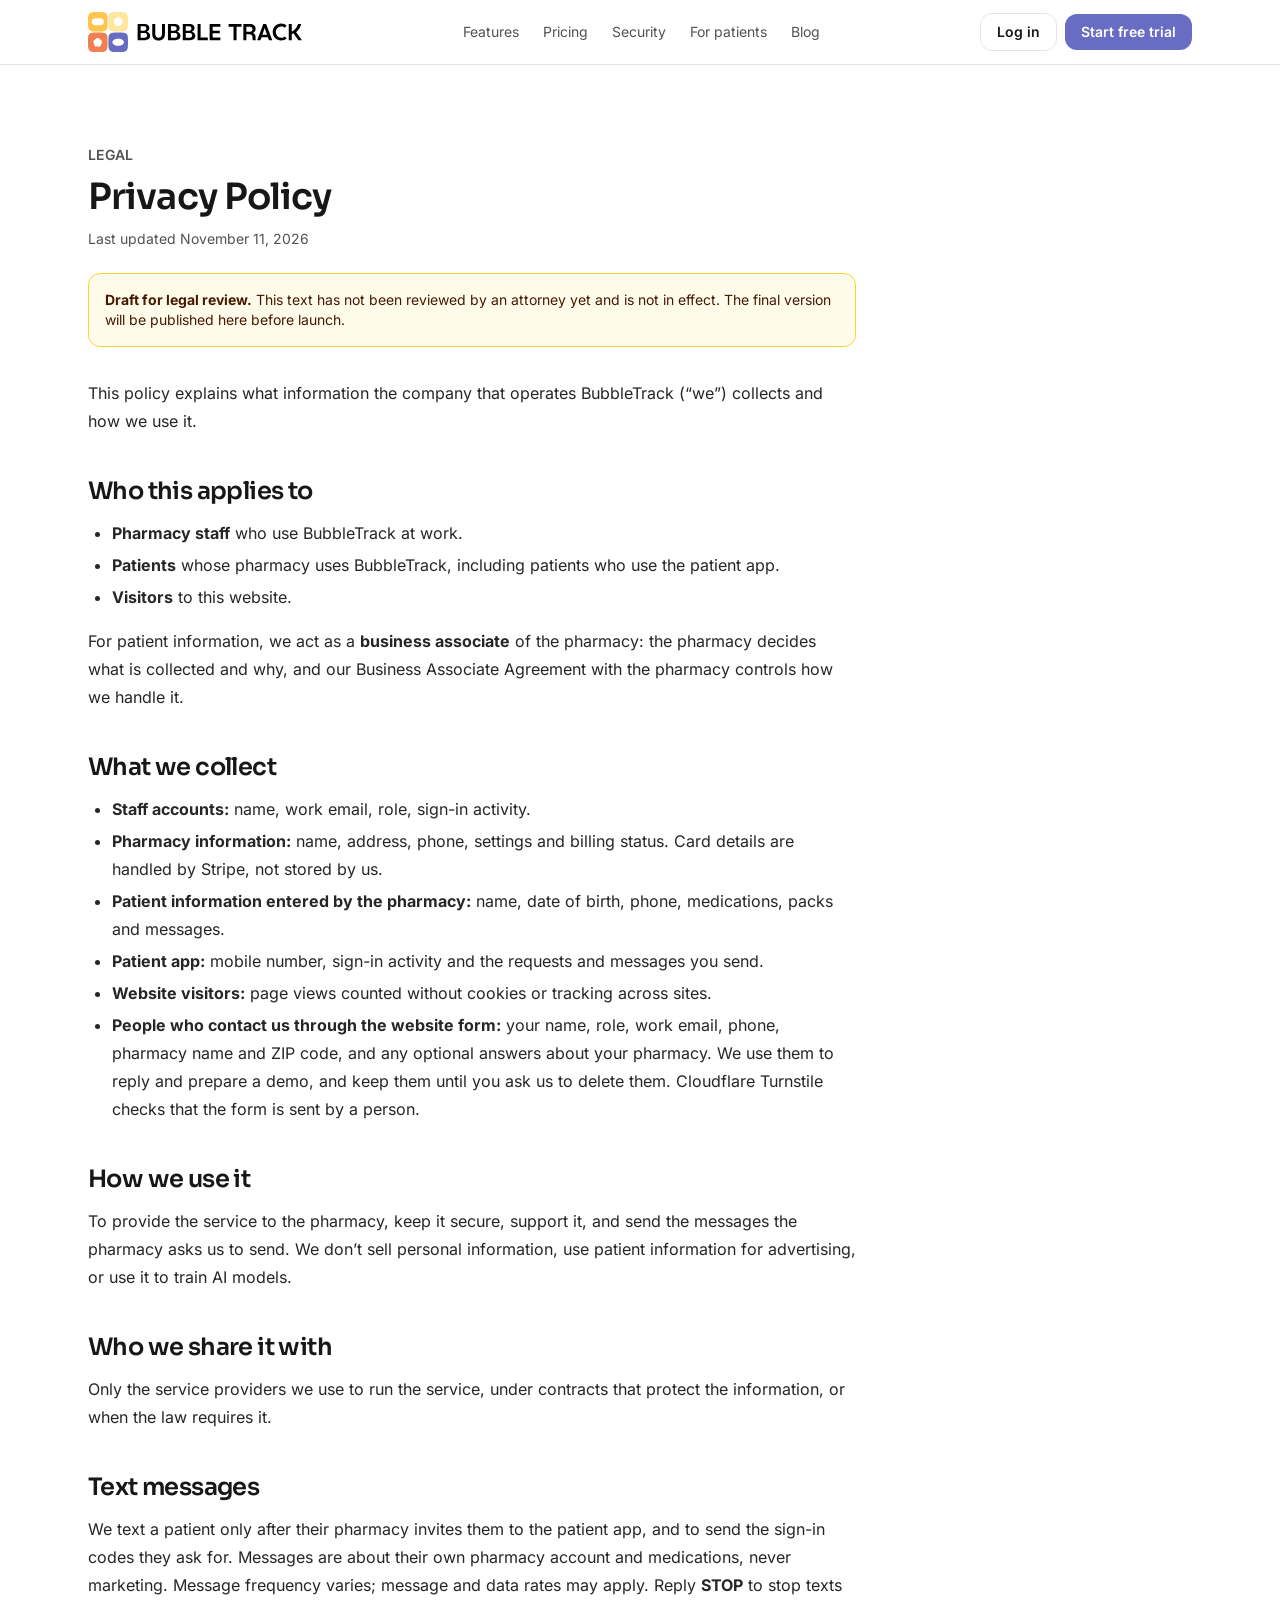
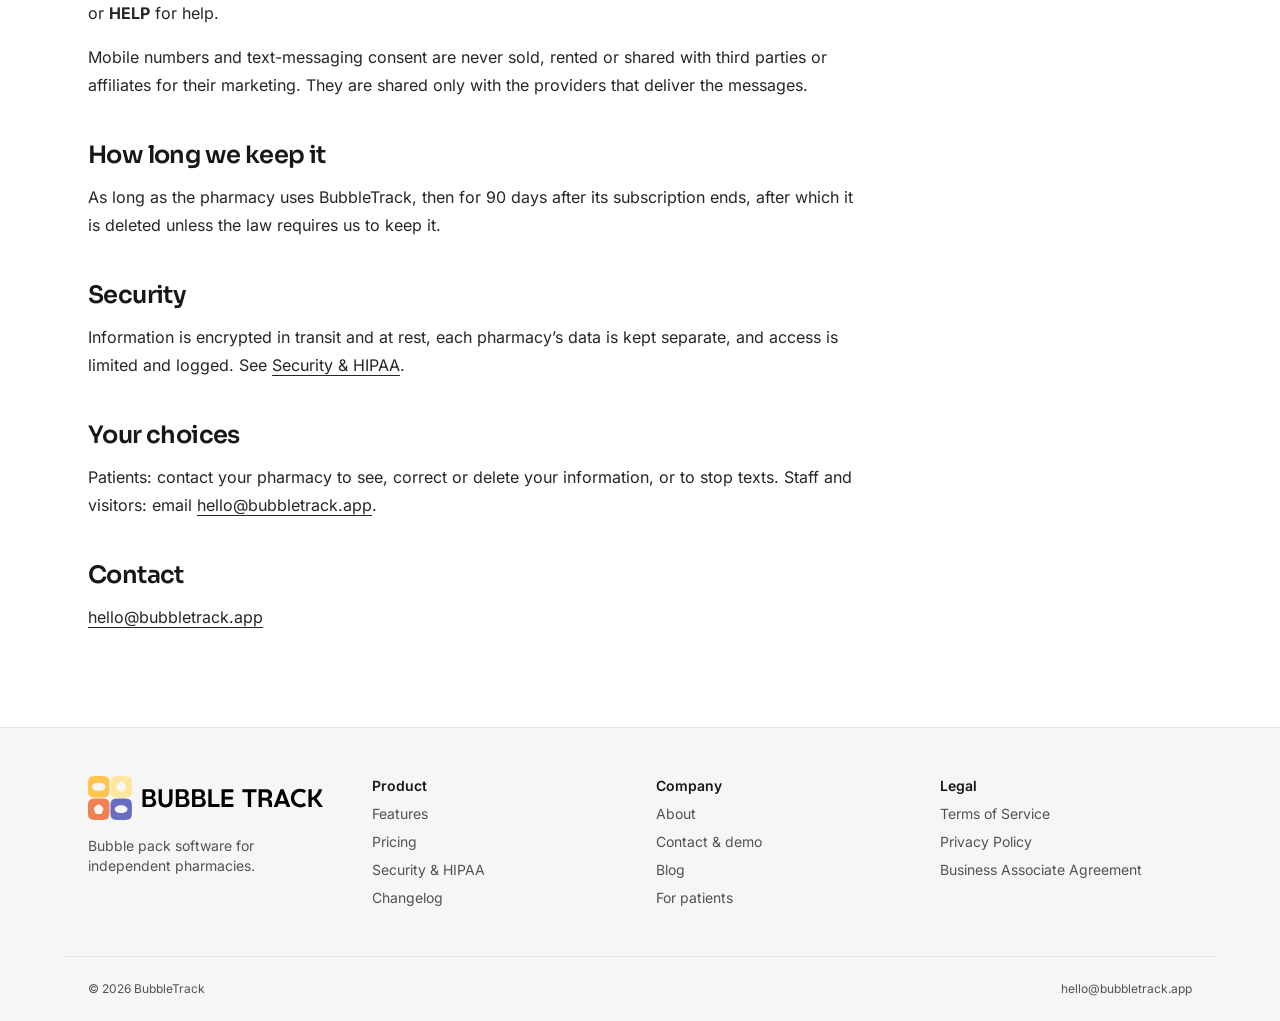
<file: legal/privacy/index.html>
<!DOCTYPE html><html lang="en"> <head><meta name="robots" content="noindex"><meta charset="utf-8"><meta name="viewport" content="width=device-width, initial-scale=1"><title>Privacy Policy · BubbleTrack</title><meta name="description" content="What information BubbleTrack collects, why, and how it is protected."><link rel="canonical" href="https://bubbletrack.app/legal/privacy/"><link rel="icon" href="/favicon.png" type="image/png"><link rel="apple-touch-icon" href="/favicon.png"><link rel="sitemap" href="/sitemap-index.xml"><meta property="og:type" content="website"><meta property="og:site_name" content="BubbleTrack"><meta property="og:title" content="Privacy Policy · BubbleTrack"><meta property="og:description" content="What information BubbleTrack collects, why, and how it is protected."><meta property="og:url" content="https://bubbletrack.app/legal/privacy/"><meta property="og:image" content="https://bubbletrack.app/og.jpg"><meta property="og:image:width" content="1200"><meta property="og:image:height" content="630"><meta property="og:image:alt" content="BubbleTrack: a patient's bubble pack on the blister grid"><meta name="twitter:card" content="summary_large_image"><meta name="twitter:image" content="https://bubbletrack.app/og.jpg"><meta name="theme-color" content="#686dc3"><script type="application/ld+json">{"@context":"https://schema.org","@type":"Organization","name":"BubbleTrack","url":"https://bubbletrack.app","email":"hello@bubbletrack.app"}</script><link rel="stylesheet" href="/_astro/about.BS0QXqrW.css"></head> <body class="flex min-h-svh flex-col"> <a href="#main" class="sr-only focus:not-sr-only focus:absolute focus:top-2 focus:left-2 focus:rounded focus:bg-white focus:p-2">
Skip to content
</a> <header class="sticky top-0 z-10 border-b border-line bg-white/90 backdrop-blur"> <div class="container-page flex h-16 items-center justify-between gap-4"> <!-- The full horizontal logo: mark and wordmark (founder files, D-131; was on hold in D-95). --><a href="/" class="flex shrink-0 items-center no-underline"> <img src="/brand/logo.svg" alt="BubbleTrack" width="1311" height="245" class="w-auto h-8 lg:h-10"> </a> <nav aria-label="Main" class="hidden items-center gap-6 text-sm md:flex"> <a href="/features" class="no-underline hover:text-ink text-muted"> Features </a><a href="/pricing" class="no-underline hover:text-ink text-muted"> Pricing </a><a href="/security" class="no-underline hover:text-ink text-muted"> Security </a><a href="/patients" class="no-underline hover:text-ink text-muted"> For patients </a><a href="/blog" class="no-underline hover:text-ink text-muted"> Blog </a> </nav> <div class="hidden items-center gap-2 md:flex"> <a href="https://app.bubbletrack.app/login" class="btn-secondary px-4 py-2 no-underline">Log in</a> <a href="https://app.bubbletrack.app/signup" data-signup class="btn-primary px-4 py-2 no-underline">Start free trial</a> </div> <details class="relative md:hidden"> <summary class="btn-secondary list-none px-3 py-2" aria-label="Menu">Menu</summary> <div class="absolute right-0 mt-2 grid w-56 gap-1 rounded-xl border border-line bg-white p-2 shadow-lg"> <a href="/features" class="rounded-lg px-3 py-2 text-sm no-underline hover:bg-soft">Features</a><a href="/pricing" class="rounded-lg px-3 py-2 text-sm no-underline hover:bg-soft">Pricing</a><a href="/security" class="rounded-lg px-3 py-2 text-sm no-underline hover:bg-soft">Security</a><a href="/patients" class="rounded-lg px-3 py-2 text-sm no-underline hover:bg-soft">For patients</a><a href="/blog" class="rounded-lg px-3 py-2 text-sm no-underline hover:bg-soft">Blog</a> <a href="https://app.bubbletrack.app/login" class="rounded-lg px-3 py-2 text-sm no-underline hover:bg-soft">Log in</a> <a href="https://app.bubbletrack.app/signup" data-signup class="btn-primary mt-1 no-underline">Start free trial</a> </div> </details> </div> </header> <main id="main" class="flex-1">  <article class="container-page py-16 lg:py-20"> <p class="eyebrow">Legal</p> <h1 class="mt-3 text-4xl font-semibold">Privacy Policy</h1> <p class="mt-3 text-sm text-muted">
Last updated November 11, 2026 </p> <p role="note" class="mt-6 max-w-3xl rounded-xl border border-amber-300 bg-amber-50 p-4 text-sm text-amber-950"> <strong>Draft for legal review.</strong> This text has not been reviewed by an attorney yet and is not in
          effect. The final version will be published here before launch.
</p> <div class="prose-page mt-8"><p>This policy explains what information the company that operates BubbleTrack (“we”) collects and how we use it.</p>
<h2 id="who-this-applies-to">Who this applies to</h2>
<ul>
<li><strong>Pharmacy staff</strong> who use BubbleTrack at work.</li>
<li><strong>Patients</strong> whose pharmacy uses BubbleTrack, including patients who use the patient app.</li>
<li><strong>Visitors</strong> to this website.</li>
</ul>
<p>For patient information, we act as a <strong>business associate</strong> of the pharmacy: the pharmacy decides what is collected and why, and our Business Associate Agreement with the pharmacy controls how we handle it.</p>
<h2 id="what-we-collect">What we collect</h2>
<ul>
<li><strong>Staff accounts:</strong> name, work email, role, sign-in activity.</li>
<li><strong>Pharmacy information:</strong> name, address, phone, settings and billing status. Card details are handled by Stripe, not stored by us.</li>
<li><strong>Patient information entered by the pharmacy:</strong> name, date of birth, phone, medications, packs and messages.</li>
<li><strong>Patient app:</strong> mobile number, sign-in activity and the requests and messages you send.</li>
<li><strong>Website visitors:</strong> page views counted without cookies or tracking across sites.</li>
<li><strong>People who contact us through the website form:</strong> your name, role, work email, phone, pharmacy name and ZIP code, and any optional answers about your pharmacy. We use them to reply and prepare a demo, and keep them until you ask us to delete them. Cloudflare Turnstile checks that the form is sent by a person.</li>
</ul>
<h2 id="how-we-use-it">How we use it</h2>
<p>To provide the service to the pharmacy, keep it secure, support it, and send the messages the pharmacy asks us to send. We don’t sell personal information, use patient information for advertising, or use it to train AI models.</p>
<h2 id="who-we-share-it-with">Who we share it with</h2>
<p>Only the service providers we use to run the service, under contracts that protect the information, or when the law requires it.</p>
<h2 id="text-messages">Text messages</h2>
<p>We text a patient only after their pharmacy invites them to the patient app, and to send the sign-in codes they ask for. Messages are about their own pharmacy account and medications, never marketing. Message frequency varies; message and data rates may apply. Reply <strong>STOP</strong> to stop texts or <strong>HELP</strong> for help.</p>
<p>Mobile numbers and text-messaging consent are never sold, rented or shared with third parties or affiliates for their marketing. They are shared only with the providers that deliver the messages.</p>
<h2 id="how-long-we-keep-it">How long we keep it</h2>
<p>As long as the pharmacy uses BubbleTrack, then for 90 days after its subscription ends, after which it is deleted unless the law requires us to keep it.</p>
<h2 id="security">Security</h2>
<p>Information is encrypted in transit and at rest, each pharmacy’s data is kept separate, and access is limited and logged. See <a href="/security">Security &#x26; HIPAA</a>.</p>
<h2 id="your-choices">Your choices</h2>
<p>Patients: contact your pharmacy to see, correct or delete your information, or to stop texts. Staff and visitors: email <a href="mailto:hello@bubbletrack.app">hello@bubbletrack.app</a>.</p>
<h2 id="contact">Contact</h2>
<p><a href="mailto:hello@bubbletrack.app">hello@bubbletrack.app</a></p></div> </article>  </main> <footer class="border-t border-line bg-soft"> <div class="container-page grid gap-8 py-12 text-sm sm:grid-cols-2 lg:grid-cols-4"> <div class="grid content-start gap-4"> <!-- The full horizontal logo: mark and wordmark (founder files, D-131; was on hold in D-95). --><a href="/" class="flex shrink-0 items-center no-underline"> <img src="/brand/logo.svg" alt="BubbleTrack" width="1311" height="245" class="w-auto h-11"> </a> <p class="text-muted">Bubble pack software for independent pharmacies.</p> </div> <nav aria-label="Product" class="grid content-start gap-2"> <p class="font-semibold">Product</p> <a href="/features" class="text-muted no-underline hover:text-ink">Features</a> <a href="/pricing" class="text-muted no-underline hover:text-ink">Pricing</a> <a href="/security" class="text-muted no-underline hover:text-ink">Security &amp; HIPAA</a> <a href="/changelog" class="text-muted no-underline hover:text-ink">Changelog</a> </nav> <nav aria-label="Company" class="grid content-start gap-2"> <p class="font-semibold">Company</p> <a href="/about" class="text-muted no-underline hover:text-ink">About</a> <a href="/contact" class="text-muted no-underline hover:text-ink">Contact &amp; demo</a> <a href="/blog" class="text-muted no-underline hover:text-ink">Blog</a> <a href="/patients" class="text-muted no-underline hover:text-ink">For patients</a> </nav> <nav aria-label="Legal" class="grid content-start gap-2"> <p class="font-semibold">Legal</p> <a href="/legal/terms" class="text-muted no-underline hover:text-ink">Terms of Service</a> <a href="/legal/privacy" class="text-muted no-underline hover:text-ink">Privacy Policy</a> <a href="/legal/baa" class="text-muted no-underline hover:text-ink">Business Associate Agreement</a> </nav> </div> <div class="container-page flex flex-wrap justify-between gap-2 border-t border-line py-6 text-xs text-muted"> <p>© 2026 BubbleTrack</p> <p> <a href="mailto:hello@bubbletrack.app" class="no-underline hover:text-ink">hello@bubbletrack.app</a> </p> </div> </footer> <script type="module">const r=new URLSearchParams(location.search),n=[...r.entries()].filter(([e])=>e.startsWith("utm_"));try{if(!sessionStorage.getItem("bt-utm")){const e=t=>"utm"+t[4].toUpperCase()+t.slice(5),s={landingPage:location.pathname.slice(0,300)};for(const[t,a]of n)["utm_source","utm_medium","utm_campaign"].includes(t)&&(s[e(t)]=a.slice(0,100));sessionStorage.setItem("bt-utm",JSON.stringify(s))}}catch{}n.length&&document.querySelectorAll("a[data-signup]").forEach(e=>{const s=new URL(e.href);n.forEach(([t,a])=>s.searchParams.set(t,a)),e.href=s.toString()});</script> </body> </html>
</file>
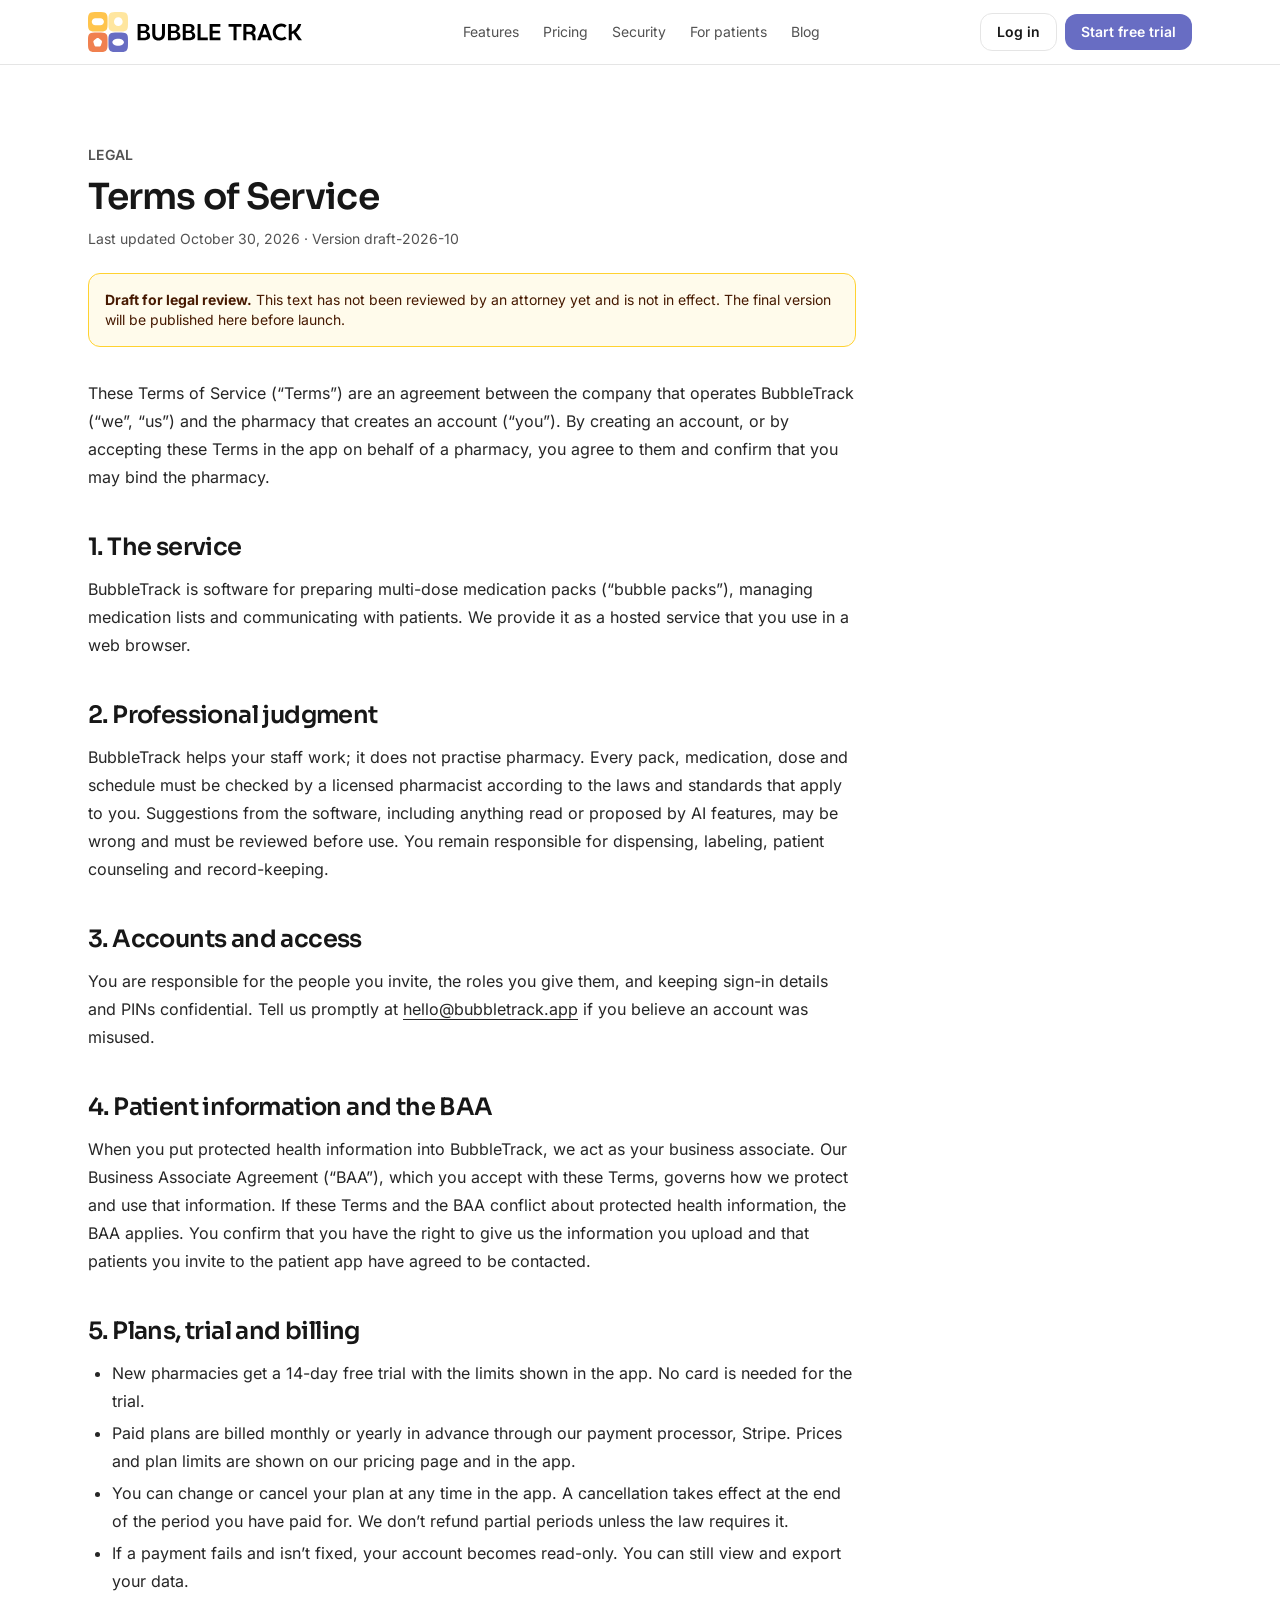
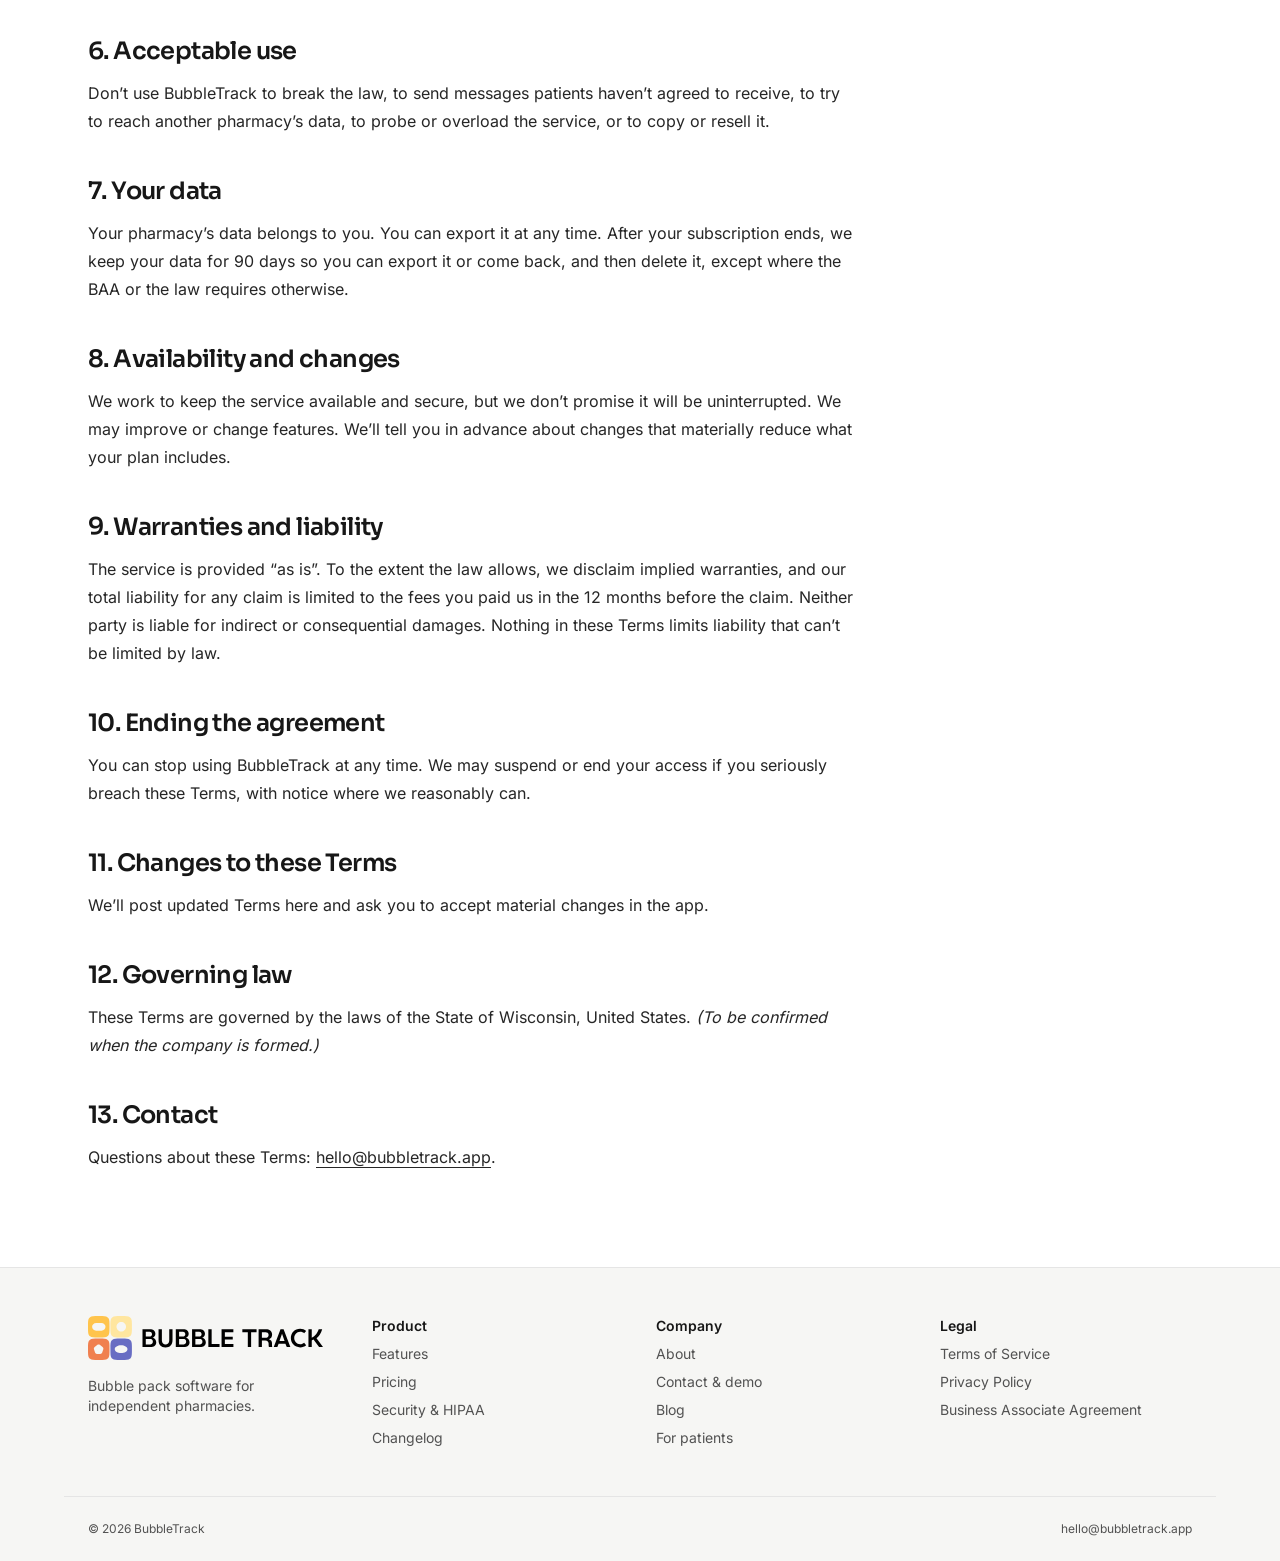
<file: legal/terms/index.html>
<!DOCTYPE html><html lang="en"> <head><meta name="robots" content="noindex"><meta charset="utf-8"><meta name="viewport" content="width=device-width, initial-scale=1"><title>Terms of Service · BubbleTrack</title><meta name="description" content="The terms that apply when a pharmacy uses BubbleTrack."><link rel="canonical" href="https://bubbletrack.app/legal/terms/"><link rel="icon" href="/favicon.png" type="image/png"><link rel="apple-touch-icon" href="/favicon.png"><link rel="sitemap" href="/sitemap-index.xml"><meta property="og:type" content="website"><meta property="og:site_name" content="BubbleTrack"><meta property="og:title" content="Terms of Service · BubbleTrack"><meta property="og:description" content="The terms that apply when a pharmacy uses BubbleTrack."><meta property="og:url" content="https://bubbletrack.app/legal/terms/"><meta property="og:image" content="https://bubbletrack.app/og.jpg"><meta property="og:image:width" content="1200"><meta property="og:image:height" content="630"><meta property="og:image:alt" content="BubbleTrack: a patient's bubble pack on the blister grid"><meta name="twitter:card" content="summary_large_image"><meta name="twitter:image" content="https://bubbletrack.app/og.jpg"><meta name="theme-color" content="#686dc3"><script type="application/ld+json">{"@context":"https://schema.org","@type":"Organization","name":"BubbleTrack","url":"https://bubbletrack.app","email":"hello@bubbletrack.app"}</script><link rel="stylesheet" href="/_astro/about.BS0QXqrW.css"></head> <body class="flex min-h-svh flex-col"> <a href="#main" class="sr-only focus:not-sr-only focus:absolute focus:top-2 focus:left-2 focus:rounded focus:bg-white focus:p-2">
Skip to content
</a> <header class="sticky top-0 z-10 border-b border-line bg-white/90 backdrop-blur"> <div class="container-page flex h-16 items-center justify-between gap-4"> <!-- The full horizontal logo: mark and wordmark (founder files, D-131; was on hold in D-95). --><a href="/" class="flex shrink-0 items-center no-underline"> <img src="/brand/logo.svg" alt="BubbleTrack" width="1311" height="245" class="w-auto h-8 lg:h-10"> </a> <nav aria-label="Main" class="hidden items-center gap-6 text-sm md:flex"> <a href="/features" class="no-underline hover:text-ink text-muted"> Features </a><a href="/pricing" class="no-underline hover:text-ink text-muted"> Pricing </a><a href="/security" class="no-underline hover:text-ink text-muted"> Security </a><a href="/patients" class="no-underline hover:text-ink text-muted"> For patients </a><a href="/blog" class="no-underline hover:text-ink text-muted"> Blog </a> </nav> <div class="hidden items-center gap-2 md:flex"> <a href="https://app.bubbletrack.app/login" class="btn-secondary px-4 py-2 no-underline">Log in</a> <a href="https://app.bubbletrack.app/signup" data-signup class="btn-primary px-4 py-2 no-underline">Start free trial</a> </div> <details class="relative md:hidden"> <summary class="btn-secondary list-none px-3 py-2" aria-label="Menu">Menu</summary> <div class="absolute right-0 mt-2 grid w-56 gap-1 rounded-xl border border-line bg-white p-2 shadow-lg"> <a href="/features" class="rounded-lg px-3 py-2 text-sm no-underline hover:bg-soft">Features</a><a href="/pricing" class="rounded-lg px-3 py-2 text-sm no-underline hover:bg-soft">Pricing</a><a href="/security" class="rounded-lg px-3 py-2 text-sm no-underline hover:bg-soft">Security</a><a href="/patients" class="rounded-lg px-3 py-2 text-sm no-underline hover:bg-soft">For patients</a><a href="/blog" class="rounded-lg px-3 py-2 text-sm no-underline hover:bg-soft">Blog</a> <a href="https://app.bubbletrack.app/login" class="rounded-lg px-3 py-2 text-sm no-underline hover:bg-soft">Log in</a> <a href="https://app.bubbletrack.app/signup" data-signup class="btn-primary mt-1 no-underline">Start free trial</a> </div> </details> </div> </header> <main id="main" class="flex-1">  <article class="container-page py-16 lg:py-20"> <p class="eyebrow">Legal</p> <h1 class="mt-3 text-4xl font-semibold">Terms of Service</h1> <p class="mt-3 text-sm text-muted">
Last updated October 30, 2026 · Version draft-2026-10 </p> <p role="note" class="mt-6 max-w-3xl rounded-xl border border-amber-300 bg-amber-50 p-4 text-sm text-amber-950"> <strong>Draft for legal review.</strong> This text has not been reviewed by an attorney yet and is not in
          effect. The final version will be published here before launch.
</p> <div class="prose-page mt-8"><p>These Terms of Service (“Terms”) are an agreement between the company that operates BubbleTrack (“we”, “us”) and the pharmacy that creates an account (“you”). By creating an account, or by accepting these Terms in the app on behalf of a pharmacy, you agree to them and confirm that you may bind the pharmacy.</p>
<h2 id="1-the-service">1. The service</h2>
<p>BubbleTrack is software for preparing multi-dose medication packs (“bubble packs”), managing medication lists and communicating with patients. We provide it as a hosted service that you use in a web browser.</p>
<h2 id="2-professional-judgment">2. Professional judgment</h2>
<p>BubbleTrack helps your staff work; it does not practise pharmacy. Every pack, medication, dose and schedule must be checked by a licensed pharmacist according to the laws and standards that apply to you. Suggestions from the software, including anything read or proposed by AI features, may be wrong and must be reviewed before use. You remain responsible for dispensing, labeling, patient counseling and record-keeping.</p>
<h2 id="3-accounts-and-access">3. Accounts and access</h2>
<p>You are responsible for the people you invite, the roles you give them, and keeping sign-in details and PINs confidential. Tell us promptly at <a href="mailto:hello@bubbletrack.app">hello@bubbletrack.app</a> if you believe an account was misused.</p>
<h2 id="4-patient-information-and-the-baa">4. Patient information and the BAA</h2>
<p>When you put protected health information into BubbleTrack, we act as your business associate. Our Business Associate Agreement (“BAA”), which you accept with these Terms, governs how we protect and use that information. If these Terms and the BAA conflict about protected health information, the BAA applies. You confirm that you have the right to give us the information you upload and that patients you invite to the patient app have agreed to be contacted.</p>
<h2 id="5-plans-trial-and-billing">5. Plans, trial and billing</h2>
<ul>
<li>New pharmacies get a 14-day free trial with the limits shown in the app. No card is needed for the trial.</li>
<li>Paid plans are billed monthly or yearly in advance through our payment processor, Stripe. Prices and plan limits are shown on our pricing page and in the app.</li>
<li>You can change or cancel your plan at any time in the app. A cancellation takes effect at the end of the period you have paid for. We don’t refund partial periods unless the law requires it.</li>
<li>If a payment fails and isn’t fixed, your account becomes read-only. You can still view and export your data.</li>
</ul>
<h2 id="6-acceptable-use">6. Acceptable use</h2>
<p>Don’t use BubbleTrack to break the law, to send messages patients haven’t agreed to receive, to try to reach another pharmacy’s data, to probe or overload the service, or to copy or resell it.</p>
<h2 id="7-your-data">7. Your data</h2>
<p>Your pharmacy’s data belongs to you. You can export it at any time. After your subscription ends, we keep your data for 90 days so you can export it or come back, and then delete it, except where the BAA or the law requires otherwise.</p>
<h2 id="8-availability-and-changes">8. Availability and changes</h2>
<p>We work to keep the service available and secure, but we don’t promise it will be uninterrupted. We may improve or change features. We’ll tell you in advance about changes that materially reduce what your plan includes.</p>
<h2 id="9-warranties-and-liability">9. Warranties and liability</h2>
<p>The service is provided “as is”. To the extent the law allows, we disclaim implied warranties, and our total liability for any claim is limited to the fees you paid us in the 12 months before the claim. Neither party is liable for indirect or consequential damages. Nothing in these Terms limits liability that can’t be limited by law.</p>
<h2 id="10-ending-the-agreement">10. Ending the agreement</h2>
<p>You can stop using BubbleTrack at any time. We may suspend or end your access if you seriously breach these Terms, with notice where we reasonably can.</p>
<h2 id="11-changes-to-these-terms">11. Changes to these Terms</h2>
<p>We’ll post updated Terms here and ask you to accept material changes in the app.</p>
<h2 id="12-governing-law">12. Governing law</h2>
<p>These Terms are governed by the laws of the State of Wisconsin, United States. <em>(To be confirmed when the company is formed.)</em></p>
<h2 id="13-contact">13. Contact</h2>
<p>Questions about these Terms: <a href="mailto:hello@bubbletrack.app">hello@bubbletrack.app</a>.</p></div> </article>  </main> <footer class="border-t border-line bg-soft"> <div class="container-page grid gap-8 py-12 text-sm sm:grid-cols-2 lg:grid-cols-4"> <div class="grid content-start gap-4"> <!-- The full horizontal logo: mark and wordmark (founder files, D-131; was on hold in D-95). --><a href="/" class="flex shrink-0 items-center no-underline"> <img src="/brand/logo.svg" alt="BubbleTrack" width="1311" height="245" class="w-auto h-11"> </a> <p class="text-muted">Bubble pack software for independent pharmacies.</p> </div> <nav aria-label="Product" class="grid content-start gap-2"> <p class="font-semibold">Product</p> <a href="/features" class="text-muted no-underline hover:text-ink">Features</a> <a href="/pricing" class="text-muted no-underline hover:text-ink">Pricing</a> <a href="/security" class="text-muted no-underline hover:text-ink">Security &amp; HIPAA</a> <a href="/changelog" class="text-muted no-underline hover:text-ink">Changelog</a> </nav> <nav aria-label="Company" class="grid content-start gap-2"> <p class="font-semibold">Company</p> <a href="/about" class="text-muted no-underline hover:text-ink">About</a> <a href="/contact" class="text-muted no-underline hover:text-ink">Contact &amp; demo</a> <a href="/blog" class="text-muted no-underline hover:text-ink">Blog</a> <a href="/patients" class="text-muted no-underline hover:text-ink">For patients</a> </nav> <nav aria-label="Legal" class="grid content-start gap-2"> <p class="font-semibold">Legal</p> <a href="/legal/terms" class="text-muted no-underline hover:text-ink">Terms of Service</a> <a href="/legal/privacy" class="text-muted no-underline hover:text-ink">Privacy Policy</a> <a href="/legal/baa" class="text-muted no-underline hover:text-ink">Business Associate Agreement</a> </nav> </div> <div class="container-page flex flex-wrap justify-between gap-2 border-t border-line py-6 text-xs text-muted"> <p>© 2026 BubbleTrack</p> <p> <a href="mailto:hello@bubbletrack.app" class="no-underline hover:text-ink">hello@bubbletrack.app</a> </p> </div> </footer> <script type="module">const r=new URLSearchParams(location.search),n=[...r.entries()].filter(([e])=>e.startsWith("utm_"));try{if(!sessionStorage.getItem("bt-utm")){const e=t=>"utm"+t[4].toUpperCase()+t.slice(5),s={landingPage:location.pathname.slice(0,300)};for(const[t,a]of n)["utm_source","utm_medium","utm_campaign"].includes(t)&&(s[e(t)]=a.slice(0,100));sessionStorage.setItem("bt-utm",JSON.stringify(s))}}catch{}n.length&&document.querySelectorAll("a[data-signup]").forEach(e=>{const s=new URL(e.href);n.forEach(([t,a])=>s.searchParams.set(t,a)),e.href=s.toString()});</script> </body> </html>
</file>
<file: _astro/about.BS0QXqrW.css>
/*! tailwindcss v4.3.3 | MIT License | https://tailwindcss.com */@layer properties{@supports (((-webkit-hyphens:none)) and (not (margin-trim:inline))) or ((-moz-orient:inline) and (not (color:rgb(from red r g b)))){*,:before,:after,::backdrop{--tw-font-weight:initial;--tw-duration:initial;--tw-translate-x:0;--tw-translate-y:0;--tw-translate-z:0;--tw-border-style:solid;--tw-rotate-x:initial;--tw-rotate-y:initial;--tw-rotate-z:initial;--tw-skew-x:initial;--tw-skew-y:initial;--tw-divide-y-reverse:0;--tw-tracking:initial;--tw-leading:initial;--tw-ordinal:initial;--tw-slashed-zero:initial;--tw-numeric-figure:initial;--tw-numeric-spacing:initial;--tw-numeric-fraction:initial;--tw-shadow:0 0 #0000;--tw-shadow-color:initial;--tw-shadow-alpha:100%;--tw-inset-shadow:0 0 #0000;--tw-inset-shadow-color:initial;--tw-inset-shadow-alpha:100%;--tw-ring-color:initial;--tw-ring-shadow:0 0 #0000;--tw-inset-ring-color:initial;--tw-inset-ring-shadow:0 0 #0000;--tw-ring-inset:initial;--tw-ring-offset-width:0px;--tw-ring-offset-color:#fff;--tw-ring-offset-shadow:0 0 #0000;--tw-outline-style:solid;--tw-blur:initial;--tw-brightness:initial;--tw-contrast:initial;--tw-grayscale:initial;--tw-hue-rotate:initial;--tw-invert:initial;--tw-opacity:initial;--tw-saturate:initial;--tw-sepia:initial;--tw-drop-shadow:initial;--tw-drop-shadow-color:initial;--tw-drop-shadow-alpha:100%;--tw-drop-shadow-size:initial;--tw-backdrop-blur:initial;--tw-backdrop-brightness:initial;--tw-backdrop-contrast:initial;--tw-backdrop-grayscale:initial;--tw-backdrop-hue-rotate:initial;--tw-backdrop-invert:initial;--tw-backdrop-opacity:initial;--tw-backdrop-saturate:initial;--tw-backdrop-sepia:initial}}}@layer theme{:root,:host{--font-sans:"Inter Variable", ui-sans-serif, system-ui, sans-serif;--font-mono:ui-monospace, SFMono-Regular, Menlo, Monaco, Consolas, "Liberation Mono", "Courier New", monospace;--color-red-600:oklch(57.7% .245 27.325);--color-amber-50:oklch(98.7% .022 95.277);--color-amber-300:oklch(87.9% .169 91.605);--color-amber-950:oklch(27.9% .077 45.635);--color-neutral-300:oklch(87% 0 none);--color-neutral-400:oklch(70.8% 0 none);--color-neutral-800:oklch(26.9% 0 none);--color-white:#fff;--spacing:.25rem;--container-2xl:42rem;--container-3xl:48rem;--container-6xl:72rem;--text-xs:.75rem;--text-xs--line-height:calc(1 / .75);--text-sm:.875rem;--text-sm--line-height:calc(1.25 / .875);--text-base:1rem;--text-base--line-height: 1.5 ;--text-lg:1.125rem;--text-lg--line-height:calc(1.75 / 1.125);--text-xl:1.25rem;--text-xl--line-height:calc(1.75 / 1.25);--text-2xl:1.5rem;--text-2xl--line-height:calc(2 / 1.5);--text-3xl:1.875rem;--text-3xl--line-height: 1.2 ;--text-4xl:2.25rem;--text-4xl--line-height:calc(2.5 / 2.25);--text-5xl:3rem;--text-5xl--line-height:1;--text-6xl:3.75rem;--text-6xl--line-height:1;--font-weight-normal:400;--font-weight-medium:500;--font-weight-semibold:600;--font-weight-bold:700;--tracking-tight:-.025em;--tracking-wide:.025em;--radius-sm:.25rem;--radius-md:.375rem;--radius-lg:.5rem;--radius-xl:.75rem;--radius-2xl:1rem;--radius-3xl:1.5rem;--default-transition-duration:.15s;--default-transition-timing-function:cubic-bezier(.4, 0, .2, 1);--default-font-family:var(--font-sans);--default-mono-font-family:var(--font-mono);--font-display:"Sora Variable", "Inter Variable", ui-sans-serif, sans-serif;--color-page:#fdfdfd;--color-card:#fff;--color-border:#e5e5e5;--color-input:#e5e5e5;--color-foreground:#0a0a0a;--color-muted-foreground:#737373;--color-brand:#686dc3;--color-brand-foreground:#fff;--color-slot-morning:#f9f0a0;--color-slot-morning-fg:#451a03;--color-slot-noon:#fff;--color-slot-noon-fg:#0f172a;--color-slot-evening:#f5c9a8;--color-slot-evening-fg:#431407;--color-slot-night:#b8cef0;--color-slot-night-fg:#1e1b4b;--color-urgency-upcoming:#0ea5e9;--color-urgency-critical-bg:#fee2e2;--color-urgency-critical-fg:#7f1d1d;--color-destructive:#e7000b;--color-chip-danger-bg:#fee2e2;--color-chip-danger-fg:#991b1b;--color-status-progress-bg:#ede9fe;--color-status-progress-fg:#5b21b6;--color-status-done-bg:#d1fae5;--color-status-done-fg:#065f46;--color-success:#059669;--color-state-active:#4f46e5;--color-state-stopped:#475569;--color-step-checked:#047857;--font-heading:"Sora Variable", ui-sans-serif, system-ui, sans-serif;--color-ink:#171717;--color-brand-dark:#4f54a8;--color-brand-tint:#eeeffa;--color-brand-ink:#3a3e8c;--color-coral:#f0804f;--color-amber:#ffc44c;--color-muted:#525252;--color-line:#e5e5e5;--color-soft:#f6f6f4}}@layer base{*,:after,:before,::backdrop{box-sizing:border-box;border:0 solid;margin:0;padding:0}::file-selector-button{box-sizing:border-box;border:0 solid;margin:0;padding:0}html,:host{-webkit-text-size-adjust:100%;tab-size:4;line-height:1.5;font-family:var(--default-font-family,-apple-system, BlinkMacSystemFont, "Segoe UI", Roboto, "Helvetica Neue", "Noto Sans", Arial, sans-serif, "Apple Color Emoji", "Segoe UI Emoji", "Segoe UI Symbol", "Noto Color Emoji");font-feature-settings:var(--default-font-feature-settings,normal);font-variation-settings:var(--default-font-variation-settings,normal);-webkit-tap-highlight-color:transparent}hr{height:0;color:inherit;border-top-width:1px}abbr:where([title]){-webkit-text-decoration:underline dotted;text-decoration:underline dotted}h1,h2,h3,h4,h5,h6{font-size:inherit;font-weight:inherit}a{color:inherit;-webkit-text-decoration:inherit;text-decoration:inherit}b,strong{font-weight:bolder}code,kbd,samp,pre{font-family:var(--default-mono-font-family,ui-monospace, SFMono-Regular, Menlo, Monaco, Consolas, "Liberation Mono", "Courier New", monospace);font-feature-settings:var(--default-mono-font-feature-settings,normal);font-variation-settings:var(--default-mono-font-variation-settings,normal);font-size:1em}small{font-size:80%}sub,sup{vertical-align:baseline;font-size:75%;line-height:0;position:relative}sub{bottom:-.25em}sup{top:-.5em}table{text-indent:0;border-color:inherit;border-collapse:collapse}:-moz-focusring:where(:not(iframe)){outline:auto}progress{vertical-align:baseline}summary{display:list-item}ol,ul,menu{list-style:none}img,svg,video,canvas,audio,iframe,embed,object{vertical-align:middle;display:block}img,video{max-width:100%;height:auto}button,input,select,optgroup,textarea{font:inherit;font-feature-settings:inherit;font-variation-settings:inherit;letter-spacing:inherit;color:inherit;opacity:1;background-color:#0000;border-radius:0}::file-selector-button{font:inherit;font-feature-settings:inherit;font-variation-settings:inherit;letter-spacing:inherit;color:inherit;opacity:1;background-color:#0000;border-radius:0}:where(select:is([multiple],[size])) optgroup{font-weight:bolder}:where(select:is([multiple],[size])) optgroup option{padding-inline-start:20px}::file-selector-button{margin-inline-end:4px}::placeholder{opacity:1}@supports (not ((-webkit-appearance:-apple-pay-button))) or (contain-intrinsic-size:1px){::placeholder{color:currentColor}@supports (color:color-mix(in lab,red,red)){::placeholder{color:color-mix(in oklab,currentcolor 50%,transparent)}}}textarea{resize:vertical}::-webkit-search-decoration{-webkit-appearance:none}::-webkit-date-and-time-value{min-height:1lh;text-align:inherit}::-webkit-datetime-edit{display:inline-flex}::-webkit-datetime-edit-fields-wrapper{padding:0}::-webkit-datetime-edit{padding-block:0}::-webkit-datetime-edit-year-field{padding-block:0}::-webkit-datetime-edit-month-field{padding-block:0}::-webkit-datetime-edit-day-field{padding-block:0}::-webkit-datetime-edit-hour-field{padding-block:0}::-webkit-datetime-edit-minute-field{padding-block:0}::-webkit-datetime-edit-second-field{padding-block:0}::-webkit-datetime-edit-millisecond-field{padding-block:0}::-webkit-datetime-edit-meridiem-field{padding-block:0}::-webkit-calendar-picker-indicator{line-height:1}:-moz-ui-invalid{box-shadow:none}button,input:where([type=button],[type=reset],[type=submit]){appearance:button}::file-selector-button{appearance:button}::-webkit-inner-spin-button{height:auto}::-webkit-outer-spin-button{height:auto}[hidden]:where(:not([hidden=until-found])){display:none!important}html{background-color:var(--color-white);font-family:var(--font-sans);color:var(--color-ink);-webkit-font-smoothing:antialiased;-moz-osx-font-smoothing:grayscale}h1,h2,h3{font-family:var(--font-heading);--tw-tracking:var(--tracking-tight);letter-spacing:var(--tracking-tight);color:var(--color-ink)}a{text-underline-offset:4px}:focus-visible{outline-style:var(--tw-outline-style);outline-offset:2px;outline-width:2px;outline-color:var(--color-brand)}}@layer components{.prose-page{max-width:var(--container-3xl);font-size:var(--text-base);line-height:var(--tw-leading,var(--text-base--line-height));--tw-leading:calc(var(--spacing) * 7);line-height:calc(var(--spacing) * 7);color:var(--color-neutral-800)}.prose-page h2{margin-top:calc(var(--spacing) * 10);margin-bottom:calc(var(--spacing) * 3);font-size:var(--text-2xl);line-height:var(--tw-leading,var(--text-2xl--line-height));--tw-font-weight:var(--font-weight-semibold);font-weight:var(--font-weight-semibold)}.prose-page h3{margin-top:calc(var(--spacing) * 8);margin-bottom:calc(var(--spacing) * 2);font-size:var(--text-lg);line-height:var(--tw-leading,var(--text-lg--line-height));--tw-font-weight:var(--font-weight-semibold);font-weight:var(--font-weight-semibold)}.prose-page p,.prose-page ul,.prose-page ol{margin-bottom:calc(var(--spacing) * 4)}.prose-page ul{padding-left:calc(var(--spacing) * 6);list-style-type:disc}.prose-page ol{padding-left:calc(var(--spacing) * 6);list-style-type:decimal}.prose-page li{margin-bottom:var(--spacing)}.prose-page a{text-decoration-line:underline}.prose-page table{margin-bottom:calc(var(--spacing) * 6);border-collapse:collapse;width:100%;font-size:var(--text-sm);line-height:var(--tw-leading,var(--text-sm--line-height))}.prose-page th,.prose-page td{border-style:var(--tw-border-style);border-width:1px;border-color:var(--color-line);padding-inline:calc(var(--spacing) * 3);padding-block:calc(var(--spacing) * 2);text-align:left;vertical-align:top}.prose-page th{background-color:var(--color-soft);--tw-font-weight:var(--font-weight-semibold);font-weight:var(--font-weight-semibold)}}@layer utilities{.visible{visibility:visible}.sr-only{clip-path:inset(50%);white-space:nowrap;border-width:0;width:1px;height:1px;margin:-1px;padding:0;position:absolute;overflow:hidden}.absolute{position:absolute}.fixed{position:fixed}.relative{position:relative}.sticky{position:sticky}.top-0{top:0}.right-0{right:0}.-left-\[9999px\]{left:-9999px}.isolate{isolation:isolate}.z-10{z-index:10}.col-span-2{grid-column:span 2/span 2}.col-start-1{grid-column-start:1}.row-start-1{grid-row-start:1}.m-0{margin:0}.container-page{width:100%;max-width:var(--container-6xl);padding-inline:calc(var(--spacing) * 4);margin-inline:auto}@media(min-width:40rem){.container-page{padding-inline:calc(var(--spacing) * 6)}}.mx-auto{margin-inline:auto}.mt-1{margin-top:var(--spacing)}.mt-2{margin-top:calc(var(--spacing) * 2)}.mt-3{margin-top:calc(var(--spacing) * 3)}.mt-4{margin-top:calc(var(--spacing) * 4)}.mt-5{margin-top:calc(var(--spacing) * 5)}.mt-6{margin-top:calc(var(--spacing) * 6)}.mt-8{margin-top:calc(var(--spacing) * 8)}.mt-10{margin-top:calc(var(--spacing) * 10)}.mt-12{margin-top:calc(var(--spacing) * 12)}.mt-14{margin-top:calc(var(--spacing) * 14)}.mt-auto{margin-top:auto}.mb-4{margin-bottom:calc(var(--spacing) * 4)}.mb-6{margin-bottom:calc(var(--spacing) * 6)}.ml-3{margin-left:calc(var(--spacing) * 3)}.ml-auto{margin-left:auto}.btn-secondary{justify-content:center;align-items:center;gap:calc(var(--spacing) * 2);border-radius:var(--radius-xl);padding-inline:calc(var(--spacing) * 5);padding-block:calc(var(--spacing) * 3);font-size:var(--text-sm);line-height:var(--tw-leading,var(--text-sm--line-height));--tw-font-weight:var(--font-weight-semibold);font-weight:var(--font-weight-semibold);transition-property:background-color,transform;transition-timing-function:var(--tw-ease,var(--default-transition-timing-function));transition-duration:var(--tw-duration,var(--default-transition-duration));--tw-duration:.15s;transition-duration:.15s;display:inline-flex}.btn-secondary:active{--tw-translate-y:1px;translate:var(--tw-translate-x) var(--tw-translate-y)}.btn-secondary{border-style:var(--tw-border-style);border-width:1px;border-color:var(--color-line);background-color:var(--color-white);color:var(--color-ink)}@media(hover:hover){.btn-secondary:hover{background-color:var(--color-brand-tint)}}.btn-primary{justify-content:center;align-items:center;gap:calc(var(--spacing) * 2);border-radius:var(--radius-xl);padding-inline:calc(var(--spacing) * 5);padding-block:calc(var(--spacing) * 3);font-size:var(--text-sm);line-height:var(--tw-leading,var(--text-sm--line-height));--tw-font-weight:var(--font-weight-semibold);font-weight:var(--font-weight-semibold);transition-property:background-color,transform;transition-timing-function:var(--tw-ease,var(--default-transition-timing-function));transition-duration:var(--tw-duration,var(--default-transition-duration));--tw-duration:.15s;transition-duration:.15s;display:inline-flex}.btn-primary:active{--tw-translate-y:1px;translate:var(--tw-translate-x) var(--tw-translate-y)}.btn-primary{background-color:var(--color-brand);color:var(--color-white)}@media(hover:hover){.btn-primary:hover{background-color:var(--color-brand-dark)}}.btn{justify-content:center;align-items:center;gap:calc(var(--spacing) * 2);border-radius:var(--radius-xl);padding-inline:calc(var(--spacing) * 5);padding-block:calc(var(--spacing) * 3);font-size:var(--text-sm);line-height:var(--tw-leading,var(--text-sm--line-height));--tw-font-weight:var(--font-weight-semibold);font-weight:var(--font-weight-semibold);transition-property:background-color,transform;transition-timing-function:var(--tw-ease,var(--default-transition-timing-function));transition-duration:var(--tw-duration,var(--default-transition-duration));--tw-duration:.15s;transition-duration:.15s;display:inline-flex}.btn:active{--tw-translate-y:1px;translate:var(--tw-translate-x) var(--tw-translate-y)}.block{display:block}.flex{display:flex}.grid{display:grid}.hidden{display:none}.inline{display:inline}.inline-flex{display:inline-flex}.size-2\.5{width:calc(var(--spacing) * 2.5);height:calc(var(--spacing) * 2.5)}.size-4{width:calc(var(--spacing) * 4);height:calc(var(--spacing) * 4)}.size-5{width:calc(var(--spacing) * 5);height:calc(var(--spacing) * 5)}.size-6{width:calc(var(--spacing) * 6);height:calc(var(--spacing) * 6)}.size-8{width:calc(var(--spacing) * 8);height:calc(var(--spacing) * 8)}.size-10{width:calc(var(--spacing) * 10);height:calc(var(--spacing) * 10)}.size-\[10px\]{width:10px;height:10px}.size-\[14px\]{width:14px;height:14px}.h-4{height:calc(var(--spacing) * 4)}.h-7{height:calc(var(--spacing) * 7)}.h-8{height:calc(var(--spacing) * 8)}.h-9{height:calc(var(--spacing) * 9)}.h-10{height:calc(var(--spacing) * 10)}.h-11{height:calc(var(--spacing) * 11)}.h-16{height:calc(var(--spacing) * 16)}.h-24{height:calc(var(--spacing) * 24)}.h-\[42px\]{height:42px}.h-auto{height:auto}.h-full{height:100%}.h-px{height:1px}.h-screen{height:100vh}.min-h-0{min-height:0}.min-h-screen{min-height:100vh}.min-h-svh{min-height:100svh}.w-56{width:calc(var(--spacing) * 56)}.w-\[26px\]{width:26px}.w-\[240px\]{width:240px}.w-\[384px\]{width:384px}.w-auto{width:auto}.w-full{width:100%}.max-w-2xl{max-width:var(--container-2xl)}.max-w-3xl{max-width:var(--container-3xl)}.max-w-\[14rem\]{max-width:14rem}.max-w-\[17rem\]{max-width:17rem}.max-w-\[1104px\]{max-width:1104px}.max-w-\[1152px\]{max-width:1152px}.min-w-0{min-width:0}.min-w-\[640px\]{min-width:640px}.flex-1{flex:1}.shrink-0{flex-shrink:0}.grow{flex-grow:1}.border-collapse{border-collapse:collapse}.transform{transform:var(--tw-rotate-x,) var(--tw-rotate-y,) var(--tw-rotate-z,) var(--tw-skew-x,) var(--tw-skew-y,)}.cursor-grab{cursor:grab}.cursor-pointer{cursor:pointer}.resize-none{resize:none}.scroll-mt-28{scroll-margin-top:calc(var(--spacing) * 28)}.list-disc{list-style-type:disc}.list-none{list-style-type:none}.grid-cols-2{grid-template-columns:repeat(2,minmax(0,1fr))}.grid-cols-4{grid-template-columns:repeat(4,minmax(0,1fr))}.flex-col{flex-direction:column}.flex-wrap{flex-wrap:wrap}.place-items-center{place-items:center}.content-start{align-content:flex-start}.items-center{align-items:center}.items-end{align-items:flex-end}.items-start{align-items:flex-start}.items-stretch{align-items:stretch}.justify-between{justify-content:space-between}.justify-center{justify-content:center}.gap-0\.5{gap:calc(var(--spacing) * .5)}.gap-1{gap:var(--spacing)}.gap-1\.5{gap:calc(var(--spacing) * 1.5)}.gap-2{gap:calc(var(--spacing) * 2)}.gap-2\.5{gap:calc(var(--spacing) * 2.5)}.gap-3{gap:calc(var(--spacing) * 3)}.gap-4{gap:calc(var(--spacing) * 4)}.gap-5{gap:calc(var(--spacing) * 5)}.gap-6{gap:calc(var(--spacing) * 6)}.gap-8{gap:calc(var(--spacing) * 8)}.gap-10{gap:calc(var(--spacing) * 10)}.gap-12{gap:calc(var(--spacing) * 12)}.gap-20{gap:calc(var(--spacing) * 20)}.gap-\[2px\]{gap:2px}:where(.divide-y>:not(:last-child)){--tw-divide-y-reverse:0;border-bottom-style:var(--tw-border-style);border-top-style:var(--tw-border-style);border-top-width:calc(1px * var(--tw-divide-y-reverse));border-bottom-width:calc(1px * calc(1 - var(--tw-divide-y-reverse)))}:where(.divide-line>:not(:last-child)){border-color:var(--color-line)}.self-stretch{align-self:stretch}.truncate{text-overflow:ellipsis;white-space:nowrap;overflow:hidden}.overflow-hidden{overflow:hidden}.overflow-x-auto{overflow-x:auto}.rounded-2xl{border-radius:var(--radius-2xl)}.rounded-3xl{border-radius:var(--radius-3xl)}.rounded-\[2\.6rem\]{border-radius:2.6rem}.rounded-\[2rem\]{border-radius:2rem}.rounded-\[4px\]{border-radius:4px}.rounded-\[6px\]{border-radius:6px}.rounded-\[7px\]{border-radius:7px}.rounded-\[8px\]{border-radius:8px}.rounded-\[10px\]{border-radius:10px}.rounded-\[18px\]{border-radius:18px}.rounded-full{border-radius:3.40282e38px}.rounded-lg{border-radius:var(--radius-lg)}.rounded-md{border-radius:var(--radius-md)}.rounded-sm{border-radius:var(--radius-sm)}.rounded-xl{border-radius:var(--radius-xl)}.rounded-tl-sm{border-top-left-radius:var(--radius-sm)}.border{border-style:var(--tw-border-style);border-width:1px}.border-\[1\.5px\]{border-style:var(--tw-border-style);border-width:1.5px}.border-t{border-top-style:var(--tw-border-style);border-top-width:1px}.border-r{border-right-style:var(--tw-border-style);border-right-width:1px}.border-b{border-bottom-style:var(--tw-border-style);border-bottom-width:1px}.border-l-2{border-left-style:var(--tw-border-style);border-left-width:2px}.border-dashed{--tw-border-style:dashed;border-style:dashed}.border-solid{--tw-border-style:solid;border-style:solid}.border-amber-300{border-color:var(--color-amber-300)}.border-border{border-color:var(--color-border)}.border-brand{border-color:var(--color-brand)}.border-foreground{border-color:var(--color-foreground)}.border-input{border-color:var(--color-input)}.border-line{border-color:var(--color-line)}.border-red-600{border-color:var(--color-red-600)}.border-slot-evening{border-color:var(--color-slot-evening)}.border-slot-morning{border-color:var(--color-slot-morning)}.border-slot-night{border-color:var(--color-slot-night)}.border-state-active{border-color:var(--color-state-active)}.border-state-stopped{border-color:var(--color-state-stopped)}.border-success{border-color:var(--color-success)}.border-white\/70{border-color:#ffffffb3}@supports (color:color-mix(in lab,red,red)){.border-white\/70{border-color:color-mix(in oklab,var(--color-white) 70%,transparent)}}.bg-\[\#f7f7f8\]{background-color:#f7f7f8}.bg-amber{background-color:var(--color-amber)}.bg-amber-50{background-color:var(--color-amber-50)}.bg-border{background-color:var(--color-border)}.bg-brand{background-color:var(--color-brand)}.bg-brand-tint{background-color:var(--color-brand-tint)}.bg-card{background-color:var(--color-card)}.bg-chip-danger-bg{background-color:var(--color-chip-danger-bg)}.bg-coral{background-color:var(--color-coral)}.bg-ink{background-color:var(--color-ink)}.bg-muted{background-color:var(--color-muted)}.bg-page{background-color:var(--color-page)}.bg-slot-evening{background-color:var(--color-slot-evening)}.bg-slot-morning{background-color:var(--color-slot-morning)}.bg-slot-night{background-color:var(--color-slot-night)}.bg-slot-noon{background-color:var(--color-slot-noon)}.bg-soft{background-color:var(--color-soft)}.bg-status-done-bg{background-color:var(--color-status-done-bg)}.bg-status-progress-bg{background-color:var(--color-status-progress-bg)}.bg-step-checked{background-color:var(--color-step-checked)}.bg-transparent{background-color:#0000}.bg-urgency-critical-bg{background-color:var(--color-urgency-critical-bg)}.bg-white{background-color:var(--color-white)}.bg-white\/90{background-color:#ffffffe6}@supports (color:color-mix(in lab,red,red)){.bg-white\/90{background-color:color-mix(in oklab,var(--color-white) 90%,transparent)}}.bg-\[linear-gradient\(to_bottom\,var\(--color-soft\)_72\%\,\#fff_72\%\)\]{background-image:linear-gradient(to bottom,var(--color-soft) 72%,#fff 72%)}.p-1{padding:var(--spacing)}.p-2{padding:calc(var(--spacing) * 2)}.p-2\.5{padding:calc(var(--spacing) * 2.5)}.p-3{padding:calc(var(--spacing) * 3)}.p-4{padding:calc(var(--spacing) * 4)}.p-5{padding:calc(var(--spacing) * 5)}.p-6{padding:calc(var(--spacing) * 6)}.p-\[3px\]{padding:3px}.px-1{padding-inline:var(--spacing)}.px-1\.5{padding-inline:calc(var(--spacing) * 1.5)}.px-2{padding-inline:calc(var(--spacing) * 2)}.px-3{padding-inline:calc(var(--spacing) * 3)}.px-3\.5{padding-inline:calc(var(--spacing) * 3.5)}.px-4{padding-inline:calc(var(--spacing) * 4)}.px-6{padding-inline:calc(var(--spacing) * 6)}.px-\[9px\]{padding-inline:9px}.py-0\.5{padding-block:calc(var(--spacing) * .5)}.py-1{padding-block:var(--spacing)}.py-1\.5{padding-block:calc(var(--spacing) * 1.5)}.py-2{padding-block:calc(var(--spacing) * 2)}.py-2\.5{padding-block:calc(var(--spacing) * 2.5)}.py-6{padding-block:calc(var(--spacing) * 6)}.py-12{padding-block:calc(var(--spacing) * 12)}.py-16{padding-block:calc(var(--spacing) * 16)}.py-24{padding-block:calc(var(--spacing) * 24)}.py-\[2px\]{padding-block:2px}.py-\[3px\]{padding-block:3px}.pt-1{padding-top:var(--spacing)}.pt-16{padding-top:calc(var(--spacing) * 16)}.pr-3{padding-right:calc(var(--spacing) * 3)}.pb-2{padding-bottom:calc(var(--spacing) * 2)}.pb-6{padding-bottom:calc(var(--spacing) * 6)}.pb-16{padding-bottom:calc(var(--spacing) * 16)}.pb-20{padding-bottom:calc(var(--spacing) * 20)}.pl-3{padding-left:calc(var(--spacing) * 3)}.pl-5{padding-left:calc(var(--spacing) * 5)}.pl-6{padding-left:calc(var(--spacing) * 6)}.text-center{text-align:center}.text-left{text-align:left}.font-display{font-family:var(--font-display)}.font-heading{font-family:var(--font-heading)}.font-sans{font-family:var(--font-sans)}.eyebrow{font-size:var(--text-sm);line-height:var(--tw-leading,var(--text-sm--line-height));--tw-font-weight:var(--font-weight-semibold);font-weight:var(--font-weight-semibold);--tw-tracking:var(--tracking-wide);letter-spacing:var(--tracking-wide);color:var(--color-muted);text-transform:uppercase}.text-2xl{font-size:var(--text-2xl);line-height:var(--tw-leading,var(--text-2xl--line-height))}.text-3xl{font-size:var(--text-3xl);line-height:var(--tw-leading,var(--text-3xl--line-height))}.text-4xl{font-size:var(--text-4xl);line-height:var(--tw-leading,var(--text-4xl--line-height))}.text-base{font-size:var(--text-base);line-height:var(--tw-leading,var(--text-base--line-height))}.text-lg{font-size:var(--text-lg);line-height:var(--tw-leading,var(--text-lg--line-height))}.text-sm{font-size:var(--text-sm);line-height:var(--tw-leading,var(--text-sm--line-height))}.text-xl{font-size:var(--text-xl);line-height:var(--tw-leading,var(--text-xl--line-height))}.text-xs{font-size:var(--text-xs);line-height:var(--tw-leading,var(--text-xs--line-height))}.text-\[7px\]{font-size:7px}.text-\[10px\]{font-size:10px}.text-\[12px\]{font-size:12px}.text-\[13px\]{font-size:13px}.text-\[14px\]{font-size:14px}.text-\[18px\]{font-size:18px}.text-\[24px\]{font-size:24px}.leading-4{--tw-leading:calc(var(--spacing) * 4);line-height:calc(var(--spacing) * 4)}.leading-5{--tw-leading:calc(var(--spacing) * 5);line-height:calc(var(--spacing) * 5)}.leading-7{--tw-leading:calc(var(--spacing) * 7);line-height:calc(var(--spacing) * 7)}.leading-8{--tw-leading:calc(var(--spacing) * 8);line-height:calc(var(--spacing) * 8)}.leading-none{--tw-leading:1;line-height:1}.font-bold{--tw-font-weight:var(--font-weight-bold);font-weight:var(--font-weight-bold)}.font-medium{--tw-font-weight:var(--font-weight-medium);font-weight:var(--font-weight-medium)}.font-normal{--tw-font-weight:var(--font-weight-normal);font-weight:var(--font-weight-normal)}.font-semibold{--tw-font-weight:var(--font-weight-semibold);font-weight:var(--font-weight-semibold)}.tracking-\[0\.52px\]{--tw-tracking:.52px;letter-spacing:.52px}.tracking-wide{--tw-tracking:var(--tracking-wide);letter-spacing:var(--tracking-wide)}.\[word-break\:break-word\]{word-break:break-word}.break-all{word-break:break-all}.whitespace-nowrap{white-space:nowrap}.text-\[\#1f1f24\]{color:#1f1f24}.text-\[\#3f3f46\]{color:#3f3f46}.text-amber-950{color:var(--color-amber-950)}.text-brand{color:var(--color-brand)}.text-brand-foreground{color:var(--color-brand-foreground)}.text-brand-ink{color:var(--color-brand-ink)}.text-chip-danger-fg{color:var(--color-chip-danger-fg)}.text-destructive{color:var(--color-destructive)}.text-foreground{color:var(--color-foreground)}.text-ink{color:var(--color-ink)}.text-muted{color:var(--color-muted)}.text-muted-foreground{color:var(--color-muted-foreground)}.text-neutral-300{color:var(--color-neutral-300)}.text-neutral-400{color:var(--color-neutral-400)}.text-slot-evening-fg{color:var(--color-slot-evening-fg)}.text-slot-morning-fg{color:var(--color-slot-morning-fg)}.text-slot-night-fg{color:var(--color-slot-night-fg)}.text-slot-noon-fg{color:var(--color-slot-noon-fg)}.text-state-active{color:var(--color-state-active)}.text-state-stopped{color:var(--color-state-stopped)}.text-status-done-fg{color:var(--color-status-done-fg)}.text-status-progress-fg{color:var(--color-status-progress-fg)}.text-success{color:var(--color-success)}.text-urgency-critical-fg{color:var(--color-urgency-critical-fg)}.text-urgency-upcoming{color:var(--color-urgency-upcoming)}.text-white{color:var(--color-white)}.uppercase{text-transform:uppercase}.tabular-nums{--tw-numeric-spacing:tabular-nums;font-variant-numeric:var(--tw-ordinal,) var(--tw-slashed-zero,) var(--tw-numeric-figure,) var(--tw-numeric-spacing,) var(--tw-numeric-fraction,)}.no-underline{text-decoration-line:none}.underline{text-decoration-line:underline}.accent-brand{accent-color:var(--color-brand)}.shadow-\[0_24px_60px_-12px_rgba\(16\,17\,24\,0\.14\)\,0_2px_6px_rgba\(16\,17\,24\,0\.05\)\]{--tw-shadow:0 24px 60px -12px var(--tw-shadow-color,#10111824), 0 2px 6px var(--tw-shadow-color,#1011180d);box-shadow:var(--tw-inset-shadow),var(--tw-inset-ring-shadow),var(--tw-ring-offset-shadow),var(--tw-ring-shadow),var(--tw-shadow)}.shadow-\[0_24px_60px_-24px_rgb\(23_23_23\/0\.25\)\]{--tw-shadow:0 24px 60px -24px var(--tw-shadow-color,#17171740);box-shadow:var(--tw-inset-shadow),var(--tw-inset-ring-shadow),var(--tw-ring-offset-shadow),var(--tw-ring-shadow),var(--tw-shadow)}.shadow-\[0_24px_60px_-24px_rgb\(23_23_23\/0\.45\)\]{--tw-shadow:0 24px 60px -24px var(--tw-shadow-color,#17171773);box-shadow:var(--tw-inset-shadow),var(--tw-inset-ring-shadow),var(--tw-ring-offset-shadow),var(--tw-ring-shadow),var(--tw-shadow)}.shadow-card{--tw-shadow:0px 1px 3px 0px var(--tw-shadow-color,#1011180f), 0px 1px 2px 0px var(--tw-shadow-color,#1011180d);box-shadow:var(--tw-inset-shadow),var(--tw-inset-ring-shadow),var(--tw-ring-offset-shadow),var(--tw-ring-shadow),var(--tw-shadow)}.shadow-lg{--tw-shadow:0 10px 15px -3px var(--tw-shadow-color,#0000001a), 0 4px 6px -4px var(--tw-shadow-color,#0000001a);box-shadow:var(--tw-inset-shadow),var(--tw-inset-ring-shadow),var(--tw-ring-offset-shadow),var(--tw-ring-shadow),var(--tw-shadow)}.shadow-sm{--tw-shadow:0 1px 3px 0 var(--tw-shadow-color,#0000001a), 0 1px 2px -1px var(--tw-shadow-color,#0000001a);box-shadow:var(--tw-inset-shadow),var(--tw-inset-ring-shadow),var(--tw-ring-offset-shadow),var(--tw-ring-shadow),var(--tw-shadow)}.outline{outline-style:var(--tw-outline-style);outline-width:1px}.filter{filter:var(--tw-blur,) var(--tw-brightness,) var(--tw-contrast,) var(--tw-grayscale,) var(--tw-hue-rotate,) var(--tw-invert,) var(--tw-saturate,) var(--tw-sepia,) var(--tw-drop-shadow,)}.backdrop-blur{--tw-backdrop-blur:blur(8px);-webkit-backdrop-filter:var(--tw-backdrop-blur,) var(--tw-backdrop-brightness,) var(--tw-backdrop-contrast,) var(--tw-backdrop-grayscale,) var(--tw-backdrop-hue-rotate,) var(--tw-backdrop-invert,) var(--tw-backdrop-opacity,) var(--tw-backdrop-saturate,) var(--tw-backdrop-sepia,);backdrop-filter:var(--tw-backdrop-blur,) var(--tw-backdrop-brightness,) var(--tw-backdrop-contrast,) var(--tw-backdrop-grayscale,) var(--tw-backdrop-hue-rotate,) var(--tw-backdrop-invert,) var(--tw-backdrop-opacity,) var(--tw-backdrop-saturate,) var(--tw-backdrop-sepia,)}.transition{transition-property:color,background-color,border-color,outline-color,text-decoration-color,fill,stroke,--tw-gradient-from,--tw-gradient-via,--tw-gradient-to,opacity,box-shadow,transform,translate,scale,rotate,filter,-webkit-backdrop-filter,backdrop-filter,display,content-visibility,overlay,pointer-events;transition-timing-function:var(--tw-ease,var(--default-transition-timing-function));transition-duration:var(--tw-duration,var(--default-transition-duration))}.transition-colors{transition-property:color,background-color,border-color,outline-color,text-decoration-color,fill,stroke,--tw-gradient-from,--tw-gradient-via,--tw-gradient-to;transition-timing-function:var(--tw-ease,var(--default-transition-timing-function));transition-duration:var(--tw-duration,var(--default-transition-duration))}.transition-transform{transition-property:transform,translate,scale,rotate;transition-timing-function:var(--tw-ease,var(--default-transition-timing-function));transition-duration:var(--tw-duration,var(--default-transition-duration))}.outline-none{--tw-outline-style:none;outline-style:none}.group-open\:rotate-45:is(:where(.group):is([open],:popover-open,:open) *){rotate:45deg}.placeholder\:whitespace-pre::placeholder{white-space:pre}.placeholder\:text-muted-foreground::placeholder{color:var(--color-muted-foreground)}.focus-within\:border-brand:focus-within{border-color:var(--color-brand)}@media(hover:hover){.hover\:bg-brand-dark:hover{background-color:var(--color-brand-dark)}.hover\:bg-brand-tint:hover{background-color:var(--color-brand-tint)}.hover\:bg-muted:hover{background-color:var(--color-muted)}.hover\:bg-soft:hover{background-color:var(--color-soft)}.hover\:bg-state-active\/5:hover{background-color:#4f46e50d}@supports (color:color-mix(in lab,red,red)){.hover\:bg-state-active\/5:hover{background-color:color-mix(in oklab,var(--color-state-active) 5%,transparent)}}.hover\:bg-state-stopped\/5:hover{background-color:#4755690d}@supports (color:color-mix(in lab,red,red)){.hover\:bg-state-stopped\/5:hover{background-color:color-mix(in oklab,var(--color-state-stopped) 5%,transparent)}}.hover\:text-foreground:hover{color:var(--color-foreground)}.hover\:text-ink:hover{color:var(--color-ink)}.hover\:underline:hover{text-decoration-line:underline}.hover\:opacity-75:hover{opacity:.75}.hover\:brightness-105:hover{--tw-brightness:brightness(105%);filter:var(--tw-blur,) var(--tw-brightness,) var(--tw-contrast,) var(--tw-grayscale,) var(--tw-hue-rotate,) var(--tw-invert,) var(--tw-saturate,) var(--tw-sepia,) var(--tw-drop-shadow,)}.hover\:brightness-110:hover{--tw-brightness:brightness(110%);filter:var(--tw-blur,) var(--tw-brightness,) var(--tw-contrast,) var(--tw-grayscale,) var(--tw-hue-rotate,) var(--tw-invert,) var(--tw-saturate,) var(--tw-sepia,) var(--tw-drop-shadow,)}}.focus\:not-sr-only:focus{clip-path:none;white-space:normal;width:auto;height:auto;margin:0;padding:0;position:static;overflow:visible}.focus\:absolute:focus{position:absolute}.focus\:top-2:focus{top:calc(var(--spacing) * 2)}.focus\:left-2:focus{left:calc(var(--spacing) * 2)}.focus\:rounded:focus{border-radius:.25rem}.focus\:border-brand:focus{border-color:var(--color-brand)}.focus\:bg-white:focus{background-color:var(--color-white)}.focus\:p-2:focus{padding:calc(var(--spacing) * 2)}.disabled\:cursor-default:disabled{cursor:default}@media(hover:hover){.disabled\:hover\:text-muted-foreground:disabled:hover{color:var(--color-muted-foreground)}}.has-checked\:bg-brand:has(:checked){background-color:var(--color-brand)}.has-checked\:text-white:has(:checked){color:var(--color-white)}.aria-\[invalid\=true\]\:border-red-600[aria-invalid=true]{border-color:var(--color-red-600)}@media(min-width:40rem){.sm\:col-span-2{grid-column:span 2/span 2}.sm\:grid-cols-2{grid-template-columns:repeat(2,minmax(0,1fr))}.sm\:grid-cols-\[3fr_2fr\]{grid-template-columns:3fr 2fr}.sm\:gap-8{gap:calc(var(--spacing) * 8)}.sm\:text-3xl{font-size:var(--text-3xl);line-height:var(--tw-leading,var(--text-3xl--line-height))}.sm\:text-4xl{font-size:var(--text-4xl);line-height:var(--tw-leading,var(--text-4xl--line-height))}.sm\:text-5xl{font-size:var(--text-5xl);line-height:var(--tw-leading,var(--text-5xl--line-height))}.sm\:text-6xl{font-size:var(--text-6xl);line-height:var(--tw-leading,var(--text-6xl--line-height))}}@media(min-width:48rem){.md\:col-start-2{grid-column-start:2}.md\:flex{display:flex}.md\:hidden{display:none}.md\:grid-cols-2{grid-template-columns:repeat(2,minmax(0,1fr))}.md\:grid-cols-3{grid-template-columns:repeat(3,minmax(0,1fr))}.md\:grid-cols-\[1fr_2fr\]{grid-template-columns:1fr 2fr}.md\:flex-row{flex-direction:row}.md\:items-center{align-items:center}.md\:gap-8{gap:calc(var(--spacing) * 8)}}@media(min-width:64rem){.lg\:order-2{order:2}.lg\:h-10{height:calc(var(--spacing) * 10)}.lg\:grid-cols-2{grid-template-columns:repeat(2,minmax(0,1fr))}.lg\:grid-cols-3{grid-template-columns:repeat(3,minmax(0,1fr))}.lg\:grid-cols-4{grid-template-columns:repeat(4,minmax(0,1fr))}.lg\:grid-cols-\[1fr_2fr\]{grid-template-columns:1fr 2fr}.lg\:grid-cols-\[3fr_2fr\]{grid-template-columns:3fr 2fr}.lg\:gap-16{gap:calc(var(--spacing) * 16)}.lg\:gap-28{gap:calc(var(--spacing) * 28)}.lg\:py-20{padding-block:calc(var(--spacing) * 20)}.lg\:py-24{padding-block:calc(var(--spacing) * 24)}.lg\:pt-20{padding-top:calc(var(--spacing) * 20)}.lg\:pt-24{padding-top:calc(var(--spacing) * 24)}}@media(min-width:80rem){.xl\:grid-cols-4{grid-template-columns:repeat(4,minmax(0,1fr))}}}@font-face{font-family:Inter Variable;font-style:normal;font-display:swap;font-weight:100 900;src:url(/_astro/inter-cyrillic-ext-wght-normal.BOeWTOD4.woff2)format("woff2-variations");unicode-range:U+460-52F,U+1C80-1C8A,U+20B4,U+2DE0-2DFF,U+A640-A69F,U+FE2E-FE2F}@font-face{font-family:Inter Variable;font-style:normal;font-display:swap;font-weight:100 900;src:url(/_astro/inter-cyrillic-wght-normal.DqGufNeO.woff2)format("woff2-variations");unicode-range:U+301,U+400-45F,U+490-491,U+4B0-4B1,U+2116}@font-face{font-family:Inter Variable;font-style:normal;font-display:swap;font-weight:100 900;src:url(/_astro/inter-greek-ext-wght-normal.DlzME5K_.woff2)format("woff2-variations");unicode-range:U+1F??}@font-face{font-family:Inter Variable;font-style:normal;font-display:swap;font-weight:100 900;src:url(/_astro/inter-greek-wght-normal.CkhJZR-_.woff2)format("woff2-variations");unicode-range:U+370-377,U+37A-37F,U+384-38A,U+38C,U+38E-3A1,U+3A3-3FF}@font-face{font-family:Inter Variable;font-style:normal;font-display:swap;font-weight:100 900;src:url(/_astro/inter-vietnamese-wght-normal.CBcvBZtf.woff2)format("woff2-variations");unicode-range:U+102-103,U+110-111,U+128-129,U+168-169,U+1A0-1A1,U+1AF-1B0,U+300-301,U+303-304,U+308-309,U+323,U+329,U+1EA0-1EF9,U+20AB}@font-face{font-family:Inter Variable;font-style:normal;font-display:swap;font-weight:100 900;src:url(/_astro/inter-latin-ext-wght-normal.DO1Apj_S.woff2)format("woff2-variations");unicode-range:U+100-2BA,U+2BD-2C5,U+2C7-2CC,U+2CE-2D7,U+2DD-2FF,U+304,U+308,U+329,U+1D00-1DBF,U+1E00-1E9F,U+1EF2-1EFF,U+2020,U+20A0-20AB,U+20AD-20C0,U+2113,U+2C60-2C7F,U+A720-A7FF}@font-face{font-family:Inter Variable;font-style:normal;font-display:swap;font-weight:100 900;src:url(/_astro/inter-latin-wght-normal.Dx4kXJAl.woff2)format("woff2-variations");unicode-range:U+??,U+131,U+152-153,U+2BB-2BC,U+2C6,U+2DA,U+2DC,U+304,U+308,U+329,U+2000-206F,U+20AC,U+2122,U+2191,U+2193,U+2212,U+2215,U+FEFF,U+FFFD}@font-face{font-family:Sora Variable;font-style:normal;font-display:swap;font-weight:100 800;src:url(/_astro/sora-latin-ext-wght-normal.CawQDOvP.woff2)format("woff2-variations");unicode-range:U+100-2BA,U+2BD-2C5,U+2C7-2CC,U+2CE-2D7,U+2DD-2FF,U+304,U+308,U+329,U+1D00-1DBF,U+1E00-1E9F,U+1EF2-1EFF,U+2020,U+20A0-20AB,U+20AD-20C0,U+2113,U+2C60-2C7F,U+A720-A7FF}@font-face{font-family:Sora Variable;font-style:normal;font-display:swap;font-weight:100 800;src:url(/_astro/sora-latin-wght-normal.DdqRvwsR.woff2)format("woff2-variations");unicode-range:U+??,U+131,U+152-153,U+2BB-2BC,U+2C6,U+2DA,U+2DC,U+304,U+308,U+329,U+2000-206F,U+20AC,U+2122,U+2191,U+2193,U+2212,U+2215,U+FEFF,U+FFFD}.bt-app-preview{--color-muted:#f5f5f5;--radius-md:10px;--radius-lg:14px;--radius-xl:18px}[data-reveal=idle] .rv,[data-reveal=run] .rv,[data-reveal=idle] .ck-done,[data-reveal=run] .ck-done{opacity:0}@keyframes rise{0%{opacity:0;transform:translateY(14px)}}.enter{animation:.6s cubic-bezier(.2,.7,.2,1) both rise}.enter-late{animation-delay:.15s}@media(prefers-reduced-motion:reduce){.enter{animation:none}}@property --tw-font-weight{syntax:"*";inherits:false}@property --tw-duration{syntax:"*";inherits:false}@property --tw-translate-x{syntax:"*";inherits:false;initial-value:0}@property --tw-translate-y{syntax:"*";inherits:false;initial-value:0}@property --tw-translate-z{syntax:"*";inherits:false;initial-value:0}@property --tw-border-style{syntax:"*";inherits:false;initial-value:solid}@property --tw-rotate-x{syntax:"*";inherits:false}@property --tw-rotate-y{syntax:"*";inherits:false}@property --tw-rotate-z{syntax:"*";inherits:false}@property --tw-skew-x{syntax:"*";inherits:false}@property --tw-skew-y{syntax:"*";inherits:false}@property --tw-divide-y-reverse{syntax:"*";inherits:false;initial-value:0}@property --tw-tracking{syntax:"*";inherits:false}@property --tw-leading{syntax:"*";inherits:false}@property --tw-ordinal{syntax:"*";inherits:false}@property --tw-slashed-zero{syntax:"*";inherits:false}@property --tw-numeric-figure{syntax:"*";inherits:false}@property --tw-numeric-spacing{syntax:"*";inherits:false}@property --tw-numeric-fraction{syntax:"*";inherits:false}@property --tw-shadow{syntax:"*";inherits:false;initial-value:0 0 #0000}@property --tw-shadow-color{syntax:"*";inherits:false}@property --tw-shadow-alpha{syntax:"<percentage>";inherits:false;initial-value:100%}@property --tw-inset-shadow{syntax:"*";inherits:false;initial-value:0 0 #0000}@property --tw-inset-shadow-color{syntax:"*";inherits:false}@property --tw-inset-shadow-alpha{syntax:"<percentage>";inherits:false;initial-value:100%}@property --tw-ring-color{syntax:"*";inherits:false}@property --tw-ring-shadow{syntax:"*";inherits:false;initial-value:0 0 #0000}@property --tw-inset-ring-color{syntax:"*";inherits:false}@property --tw-inset-ring-shadow{syntax:"*";inherits:false;initial-value:0 0 #0000}@property --tw-ring-inset{syntax:"*";inherits:false}@property --tw-ring-offset-width{syntax:"<length>";inherits:false;initial-value:0}@property --tw-ring-offset-color{syntax:"*";inherits:false;initial-value:#fff}@property --tw-ring-offset-shadow{syntax:"*";inherits:false;initial-value:0 0 #0000}@property --tw-outline-style{syntax:"*";inherits:false;initial-value:solid}@property --tw-blur{syntax:"*";inherits:false}@property --tw-brightness{syntax:"*";inherits:false}@property --tw-contrast{syntax:"*";inherits:false}@property --tw-grayscale{syntax:"*";inherits:false}@property --tw-hue-rotate{syntax:"*";inherits:false}@property --tw-invert{syntax:"*";inherits:false}@property --tw-opacity{syntax:"*";inherits:false}@property --tw-saturate{syntax:"*";inherits:false}@property --tw-sepia{syntax:"*";inherits:false}@property --tw-drop-shadow{syntax:"*";inherits:false}@property --tw-drop-shadow-color{syntax:"*";inherits:false}@property --tw-drop-shadow-alpha{syntax:"<percentage>";inherits:false;initial-value:100%}@property --tw-drop-shadow-size{syntax:"*";inherits:false}@property --tw-backdrop-blur{syntax:"*";inherits:false}@property --tw-backdrop-brightness{syntax:"*";inherits:false}@property --tw-backdrop-contrast{syntax:"*";inherits:false}@property --tw-backdrop-grayscale{syntax:"*";inherits:false}@property --tw-backdrop-hue-rotate{syntax:"*";inherits:false}@property --tw-backdrop-invert{syntax:"*";inherits:false}@property --tw-backdrop-opacity{syntax:"*";inherits:false}@property --tw-backdrop-saturate{syntax:"*";inherits:false}@property --tw-backdrop-sepia{syntax:"*";inherits:false}
</file>
